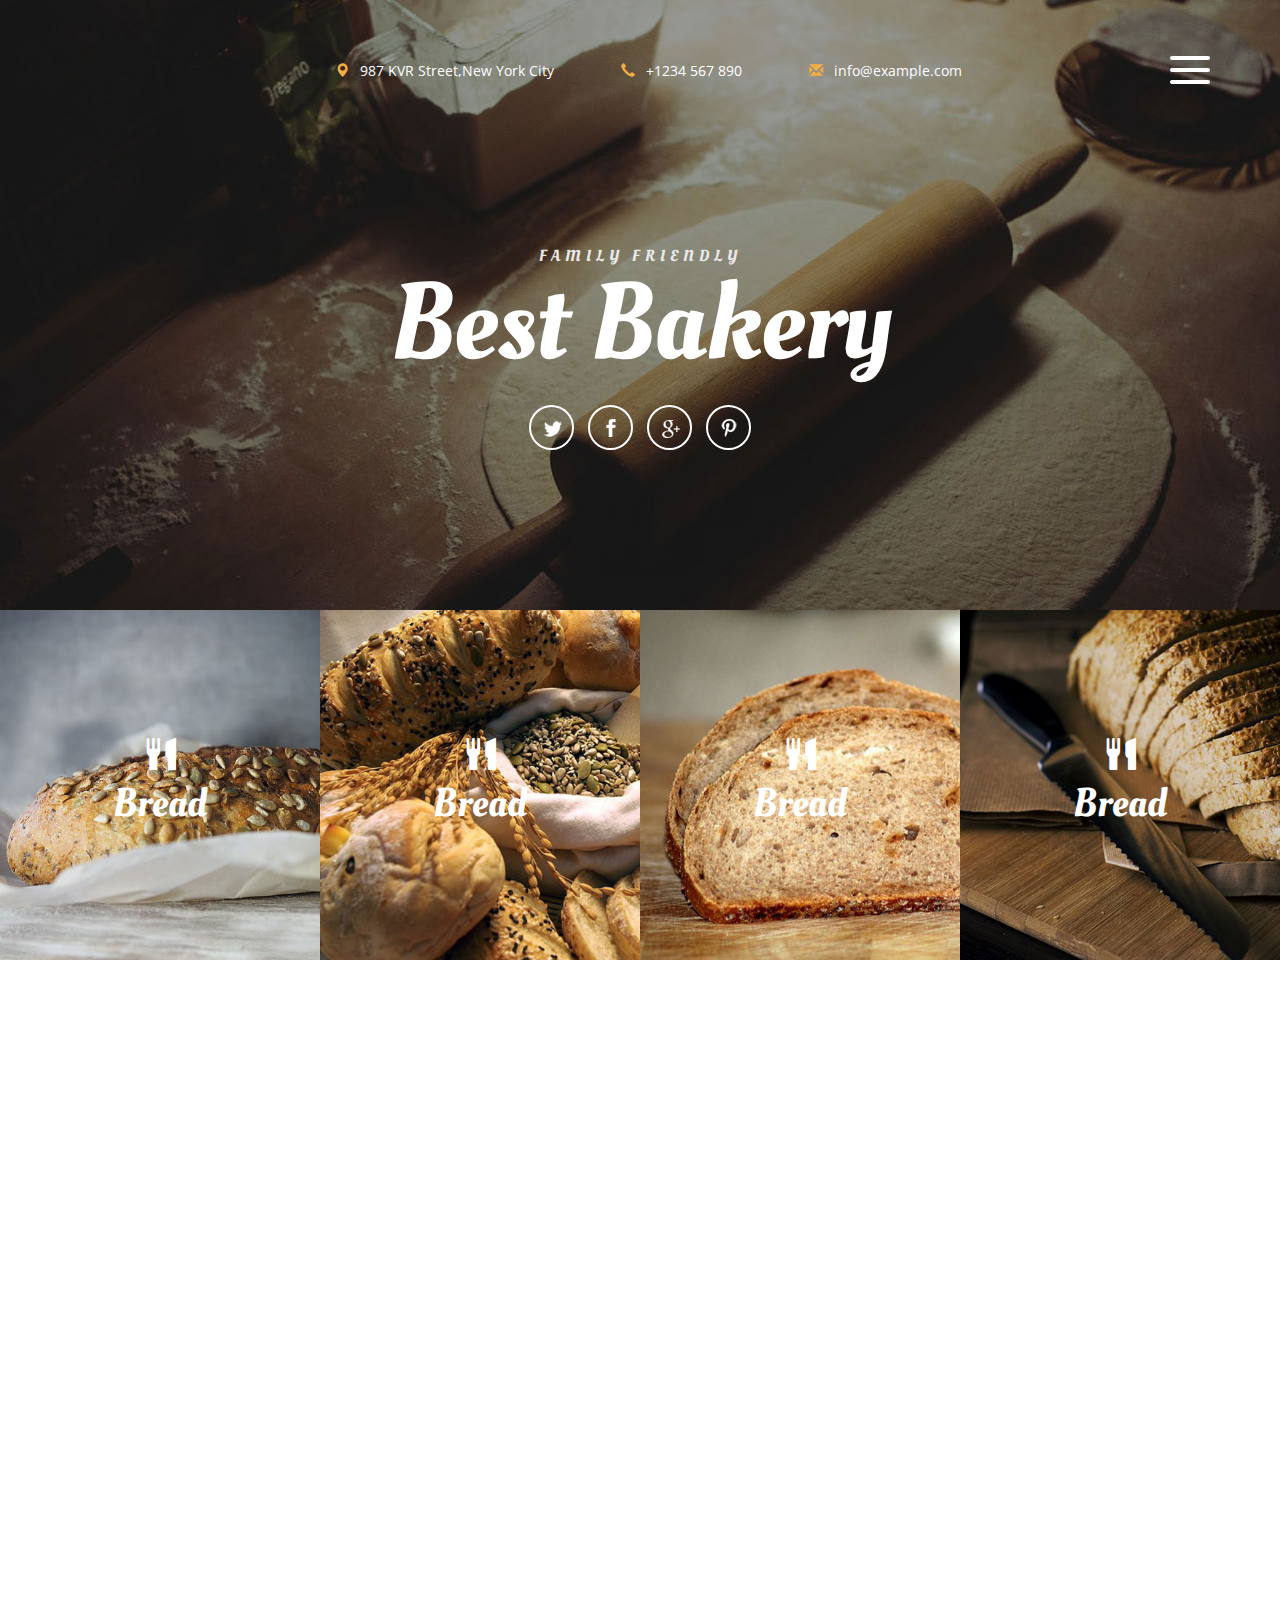
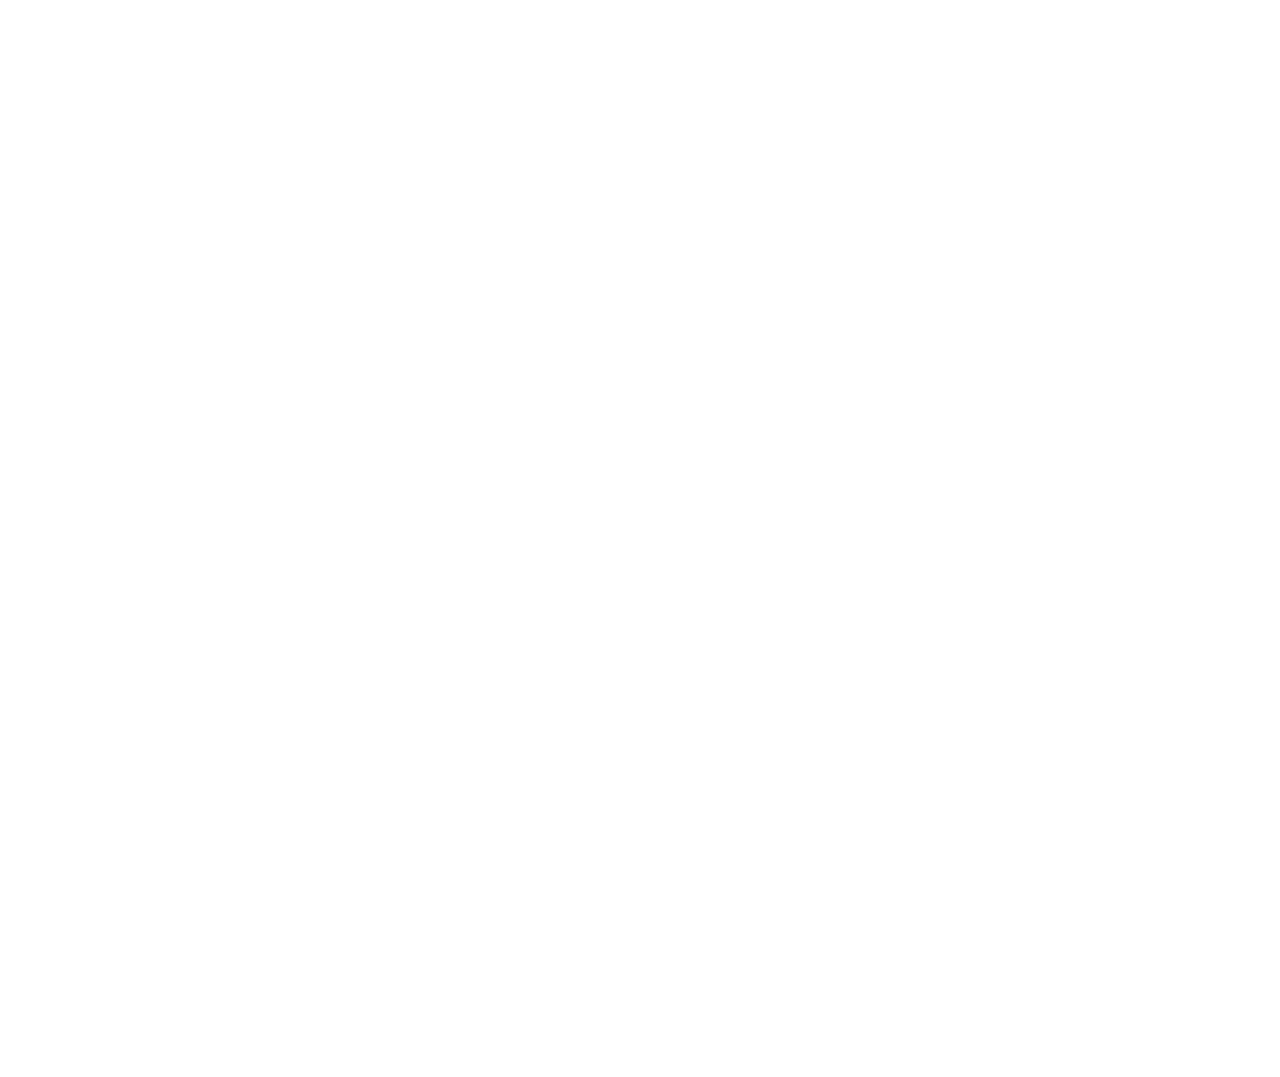
<file: index.html>
<!DOCTYPE html>
<html>
<head>
<title>Home</title>
<!-- for-mobile-apps -->
<meta name="viewport" content="width=device-width, initial-scale=1">
<meta http-equiv="Content-Type" content="text/html; charset=utf-8" />
<meta name="keywords" content="Best Bakery Responsive web template, Bootstrap Web Templates, Flat Web Templates, Android Compatible web template, 
Smartphone Compatible web template, free webdesigns for Nokia, Samsung, LG, SonyEricsson, Motorola web design" />
<script type="application/x-javascript"> addEventListener("load", function() { setTimeout(hideURLbar, 0); }, false);
		function hideURLbar(){ window.scrollTo(0,1); } </script>
<!-- //for-mobile-apps -->
<link href="css/bootstrap.css" rel="stylesheet" type="text/css" media="all" />
<link href="css/style.css" rel="stylesheet" type="text/css" media="all" />
<!-- js -->
<script src="js/jquery-1.11.1.min.js"></script>
<!-- //js -->
<!-- animation-effect -->
<link href="css/animate.min.css" rel="stylesheet"> 
<script src="js/wow.min.js"></script>
<script>
 new WOW().init();
</script>
<!-- //animation-effect -->
<link href='https://fonts.googleapis.com/css?family=Oleo+Script:400,700' rel='stylesheet' type='text/css'>
<link href='https://fonts.googleapis.com/css?family=Open+Sans:400,300,300italic,400italic,600,600italic,700,700italic,800,800italic' rel='stylesheet' type='text/css'>
<!-- start-smooth-scrolling -->
<script type="text/javascript" src="js/move-top.js"></script>
<script type="text/javascript" src="js/easing.js"></script>
<script type="text/javascript">
	jQuery(document).ready(function($) {
		$(".scroll").click(function(event){		
			event.preventDefault();
			$('html,body').animate({scrollTop:$(this.hash).offset().top},1000);
		});
	});
</script>
<!-- start-smooth-scrolling -->
</head>
	
<body>
<!-- banner -->
	<div class="banner-figures">
		<div class="banner">
			<div class="container banner-drop">
				<div class="header">
					<div class="header-left">
						<ul>
							<li class="animated wow fadeInLeftBig" data-wow-duration="1200ms" data-wow-delay="800ms"><span class="glyphicon glyphicon-map-marker" aria-hidden="true"></span> 987 KVR Street,New York City </li>
							<li class="animated wow fadeInLeftBig" data-wow-duration="1200ms" data-wow-delay="900ms"><span class="glyphicon glyphicon-earphone" aria-hidden="true"></span> +1234 567 890</li>
							<li class="animated wow fadeInLeftBig" data-wow-duration="1200ms" data-wow-delay="1000ms"><span class="glyphicon glyphicon-envelope" aria-hidden="true"></span> <a href="mailto:info@example.com">info@example.com</a></li>
						</ul>
					</div>
					<div class="header-right">
						<nav>
						  <ul>
							<li class="active">
								<a href="index.html"><i class="glyphicon glyphicon-home" aria-hidden="true"></i><span>Home</span></a>
							</li>
							<li>
								<a href="about.html"><i class="glyphicon glyphicon-exclamation-sign" aria-hidden="true"></i><span>About</span></a>
							</li>
							<li>
								<a href="short-codes.html"><i class="glyphicon glyphicon-text-size" aria-hidden="true"></i><span>Short Codes</span></a>
							</li>
							<li>
								<a href="blog.html"><i class="glyphicon glyphicon-picture" aria-hidden="true"></i><span>Blog</span></a>
							</li>
							<li>
								<a href="mail.html"><i class="glyphicon glyphicon-envelope" aria-hidden="true"></i><span>Mail Us</span></a>
							</li>
						  </ul>
						</nav>
						<div class="menu-icon animated wow zoomIn" data-wow-duration="1000ms" data-wow-delay="800ms"><span></span></div>
					</div>
					<div class="clearfix"> </div>
				</div>
				<div class="logo animated wow bounceInDown" data-wow-duration="1000ms" data-wow-delay="500ms">
					<h1><a href="index.html"><span>family friendly</span>Best Bakery</a></h1>
				</div>
				<div class="social-icons animated wow bounceInDown" data-wow-duration="1000ms" data-wow-delay="800ms">
					<ul>
						<li><a href="#" class="twitter"></a></li>
						<li><a href="#" class="facebook"></a></li>
						<li><a href="#" class="google"></a></li>
						<li><a href="#" class="p"></a></li>
					</ul>
				</div>
			</div>
		</div>
			<script>
				(function($){
				  $(".menu-icon").on("click", function(){
						$(this).toggleClass("open");
						$(".container").toggleClass("nav-open");
						$("nav ul li").toggleClass("animate");
				  });
				  
				})(jQuery);
			</script>
	</div>
<!-- //banner -->
<!-- banner-bottom -->
	<div class="banner-bottom animated wow lightSpeedIn" data-wow-duration="1500ms" data-wow-delay="800ms">
		<ul id="flexiselDemo1">	
			<li>
				<div class="item item-sub">
					<div class="item1">
						<i class="glyphicon glyphicon-cutlery" aria-hidden="true"></i>
						<h3>Bread</h3>
					</div>
					<div class="p-mask">
						<h4>Best Bakery</h4>
						<p>Neque porro quisquam est, qui dolorem ipsum quia dolor sit
							amet, consectetur, adipisci velit.</p>
						<div class="social-icons">
							<ul>
								<li><a href="#" class="twitter"></a></li>
								<li><a href="#" class="facebook"></a></li>
								<li><a href="#" class="google"></a></li>
							</ul>
						</div>
					</div>
				</div>
			</li>
			<li>
				<div class="item item-sub1">
					<div class="item1">
						<i class="glyphicon glyphicon-cutlery" aria-hidden="true"></i>
						<h3>Bread</h3>
					</div>
					<div class="p-mask">
						<h4>Best Bakery</h4>
						<p>Neque porro quisquam est, qui dolorem ipsum quia dolor sit
							amet, consectetur, adipisci velit.</p>
						<div class="social-icons">
							<ul>
								<li><a href="#" class="twitter"></a></li>
								<li><a href="#" class="facebook"></a></li>
								<li><a href="#" class="google"></a></li>
							</ul>
						</div>
					</div>
				</div>
			</li>
			<li>
				<div class="item item-sub2">
					<div class="item1">
						<i class="glyphicon glyphicon-cutlery" aria-hidden="true"></i>
						<h3>Bread</h3>
					</div>
					<div class="p-mask">
						<h4>Best Bakery</h4>
						<p>Neque porro quisquam est, qui dolorem ipsum quia dolor sit
							amet, consectetur, adipisci velit.</p>
						<div class="social-icons">
							<ul>
								<li><a href="#" class="twitter"></a></li>
								<li><a href="#" class="facebook"></a></li>
								<li><a href="#" class="google"></a></li>
							</ul>
						</div>
					</div>
				</div>
			</li>
			<li>
				<div class="item item-sub3">
					<div class="item1">
						<i class="glyphicon glyphicon-cutlery" aria-hidden="true"></i>
						<h3>Bread</h3>
					</div>
					<div class="p-mask">
						<h4>Best Bakery</h4>
						<p>Neque porro quisquam est, qui dolorem ipsum quia dolor sit
							amet, consectetur, adipisci velit.</p>
						<div class="social-icons">
							<ul>
								<li><a href="#" class="twitter"></a></li>
								<li><a href="#" class="facebook"></a></li>
								<li><a href="#" class="google"></a></li>
							</ul>
						</div>
					</div>
				</div>
			</li>
		</ul>
			<script type="text/javascript">
				$(window).load(function() {
				$("#flexiselDemo1").flexisel({
					visibleItems: 4,
					animationSpeed: 1000,
					autoPlay: true,
					autoPlaySpeed: 3000,    		
					pauseOnHover: true,
					enableResponsiveBreakpoints: true,
					responsiveBreakpoints: { 
						portrait: { 
							changePoint:480,
							visibleItems: 1
						}, 
						landscape: { 
							changePoint:640,
							visibleItems: 2
						},
						tablet: { 
							changePoint:768,
							visibleItems: 3
						}
					}
				});
				
			 });
			</script>
			<script type="text/javascript" src="js/jquery.flexisel.js"></script>
	</div>
<!-- //banner-bottom -->
<!-- banner-bottom-grids -->
	<div class="banner-bottom-grids">
		<div class="col-md-7 banner-bottom-grid-left animated wow fadeInLeft" data-wow-duration="1000ms" data-wow-delay="500ms">
			<h2>Discover the art of <span>Bread Making</span></h2>
			<p>Quis autem vel eum iure reprehenderit qui in ea voluptate velit esse quam nihil 
				molestiae consequatur, vel illum qui dolorem eum fugiat quo voluptas nulla pariatur
				ut labore et dolore magnam.</p>
			<div class="more">
				<a href="single.html">Learn More...</a>
			</div>
		</div>
		<div class="col-md-5 banner-bottom-grid animated wow fadeInRight" data-wow-duration="1000ms" data-wow-delay="500ms">
			<img src="images/6.jpg" alt=" " class="img-responsive" />
			<div class="banner-bottom-grid1">
				<div class="banner-bottom-grid1-pos animated wow fadeInUpBig" data-wow-duration="1000ms" data-wow-delay="500ms">
					<h3>by his hands we are fed <span>Thank you </span> for our daily <i>Bread</i></h3>
				</div>
			</div>
		</div>
		<div class="clearfix"> </div>
	</div>
	<div class="banner-bottom-grids">
		<div class="col-md-4 banner-bottom-grid-sub animated wow fadeInLeft" data-wow-duration="1000ms" data-wow-delay="500ms">
			<img src="images/7.jpg" alt=" " class="img-responsive" />
			<div class="banner-bottom-grid-sub1">
				<div class="banner-bottom-grid-sub-pos">
					<h3><span>god gives us</span> the ingredients for our daily <i>Bread</i>
						but he expects us to do the <span>Baking !</span></h3>
				</div>
			</div>
		</div>
		<div class="col-md-8 banner-bottom-grid-left1 animated wow fadeInLeft" data-wow-duration="1000ms" data-wow-delay="1000ms">
			<p>For it is we who must pray for our daily bread, and if he grants it to us, it is only through
				our labour, our skill and preparation</p>
		</div>
		<div class="clearfix"> </div>
	</div>
<!-- //banner-bottom-grids -->
<!-- footer-top -->
	<div class="footer-top animated wow zoomInDown" data-wow-duration="1000ms" data-wow-delay="800ms">
		<div class="container">
			<h3>For Door delivery call- to- us <span>+1234 567 891</span></h3>
			<p>Request a free estimate from our <span>toll free</span> number</p>
			<div class="more">
				<a href="mail.html">Contact Us</a>
			</div>
			<div class="footer-top-image">
				<img src="images/1.png" alt=" " class="img-responsive" />
			</div>
		</div>
	</div>
<!-- //footer-top -->
<!-- footer -->
	<div class="footer-copy animated wow bounceInDown" data-wow-duration="1000ms" data-wow-delay="800ms">
		<div class="container">
			<div class="footer-copy-grids">
				<div class="col-md-3 footer-copy-grid">
					<h3>About <span>Bakery</span></h3>
					<img src="images/6.jpg" alt=" " class="img-responsive" />
					<p>But I must explain to you how all this mistaken idea of denouncing pleasure 
						and praising pain was born.</p>
				</div>
				<div class="col-md-3 footer-copy-grid">
					<h3>Contact <span>Us</span></h3>
					<form>
						<input type="text" value="Name" onfocus="this.value = '';" onblur="if (this.value == '') {this.value = 'Name';}" required="">
						<input type="email" value="Email" onfocus="this.value = '';" onblur="if (this.value == '') {this.value = 'Email';}" required="">
						<textarea type="text"  onfocus="this.value = '';" onblur="if (this.value == '') {this.value = 'Message...';}" required="">Message...</textarea>
						<input type="submit" value="Submit" >
					</form>
				</div>
				<div class="col-md-3 footer-copy-grid">
					<h3>Popular <span>Items</span></h3>
					<div class="footer-copy-grids">
						<div class="col-xs-4 footer-copy-grid1">
							<a href="single.html"><img src="images/1.jpg" alt=" " class="img-responsive" /></a>
						</div>
						<div class="col-xs-4 footer-copy-grid1">
							<a href="single.html"><img src="images/2.jpg" alt=" " class="img-responsive" /></a>
						</div>
						<div class="col-xs-4 footer-copy-grid1">
							<a href="single.html"><img src="images/3.jpg" alt=" " class="img-responsive" /></a>
						</div>
						<div class="clearfix"> </div>
					</div>
					<div class="footer-copy-grids">
						<div class="col-xs-4 footer-copy-grid1">
							<a href="single.html"><img src="images/4.jpg" alt=" " class="img-responsive" /></a>
						</div>
						<div class="col-xs-4 footer-copy-grid1">
							<a href="single.html"><img src="images/5.jpg" alt=" " class="img-responsive" /></a>
						</div>
						<div class="col-xs-4 footer-copy-grid1">
							<a href="single.html"><img src="images/2.jpg" alt=" " class="img-responsive" /></a>
						</div>
						<div class="clearfix"> </div>
					</div>
				</div>
				<div class="col-md-3 footer-copy-grid">
					<h3>Navigation</h3>
					<ul>
						<li><a href="mail.html">Mail Us</a></li>
						<li><a href="blog.html">Blog</a></li>
						<li><a href="about.html">About Us</a></li>
						<li><a href="short-codes.html">Short Codes</a></li>
					</ul>
				</div>
				<div class="clearfix"> </div>
			</div>
		</div>
	</div>
	<div class="footer animated wow bounce" data-wow-duration="1000ms" data-wow-delay="800ms">
		<div class="container">
			<p>Copyright &copy; 2016.Company name All rights reserved.More Templates <a href="http://www.cssmoban.com/" target="_blank" title="模板之家">模板之家</a> - Collect from <a href="http://www.cssmoban.com/" title="网页模板" target="_blank">网页模板</a></p>
		</div>
	</div>
<!-- //footer -->
<!-- here stars scrolling icon -->
	<script type="text/javascript">
		$(document).ready(function() {
			/*
				var defaults = {
				containerID: 'toTop', // fading element id
				containerHoverID: 'toTopHover', // fading element hover id
				scrollSpeed: 1200,
				easingType: 'linear' 
				};
			*/
								
			$().UItoTop({ easingType: 'easeOutQuart' });
								
			});
	</script>
<!-- //here ends scrolling icon -->
</body>
</html>
</file>
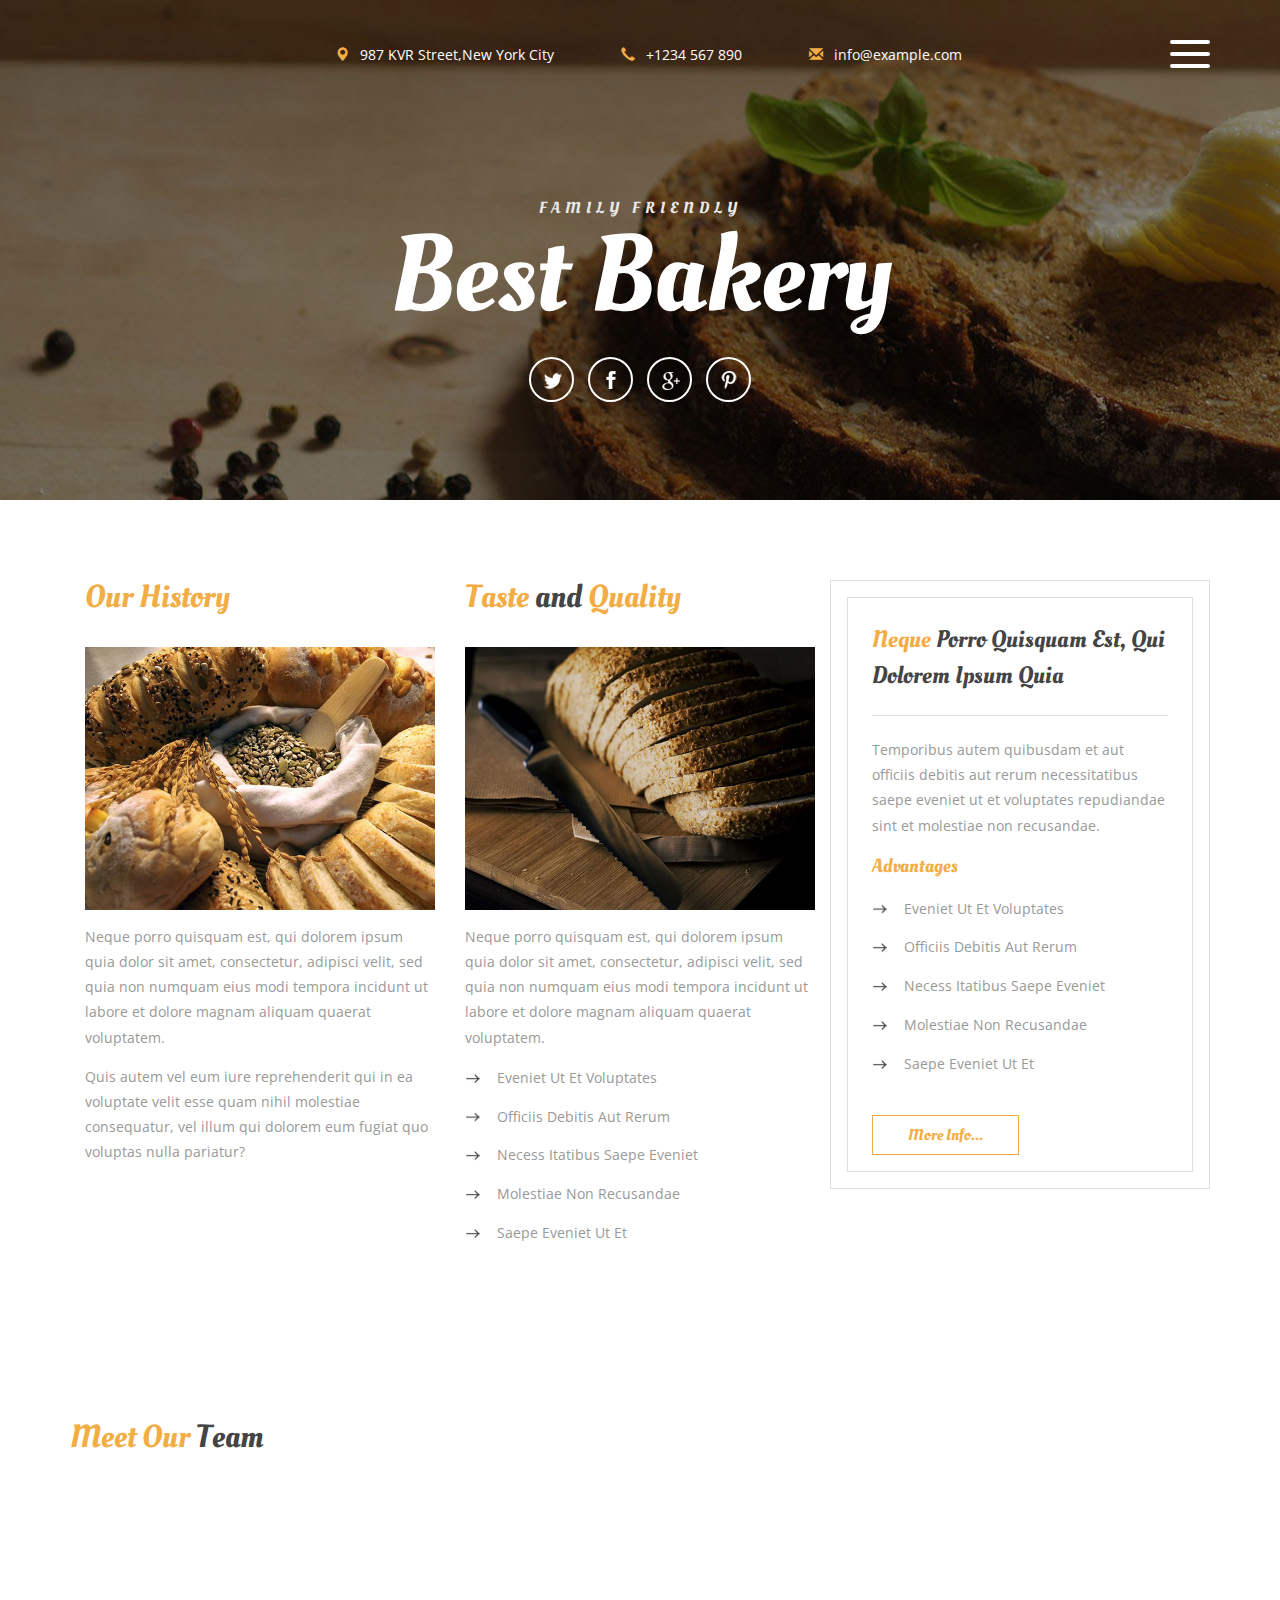
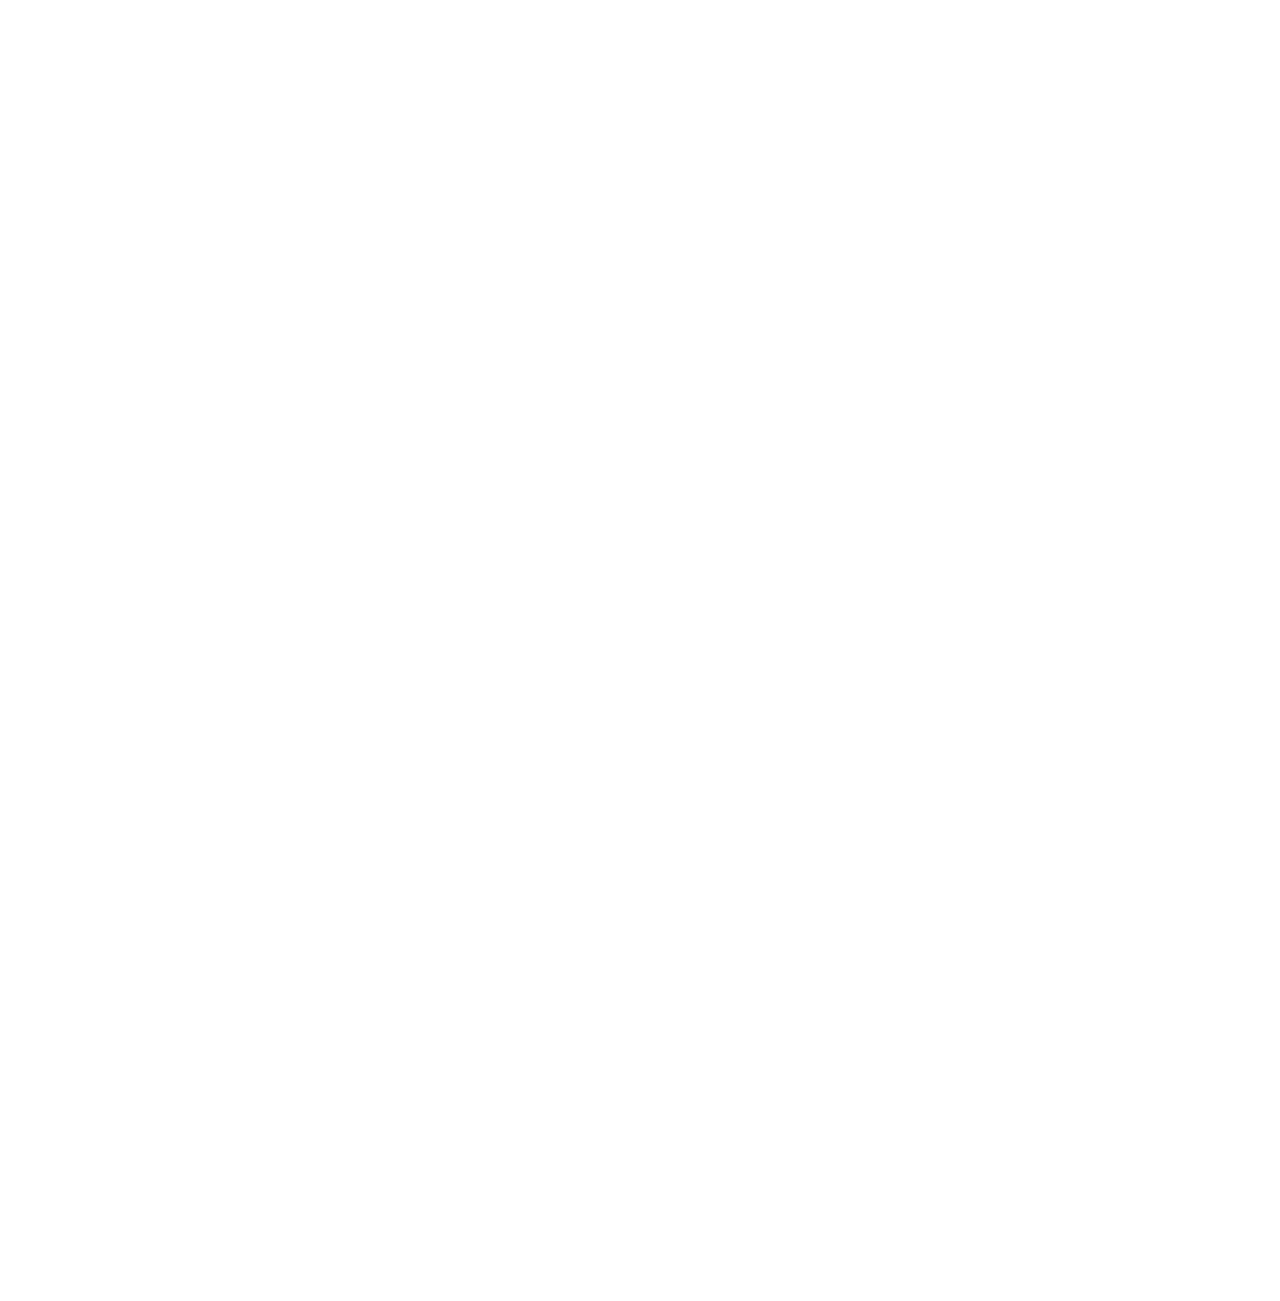
<file: about.html>
<!DOCTYPE html>
<html>
<head>
<title>About</title>
<!-- for-mobile-apps -->
<meta name="viewport" content="width=device-width, initial-scale=1">
<meta http-equiv="Content-Type" content="text/html; charset=utf-8" />
<meta name="keywords" content="Best Bakery Responsive web template, Bootstrap Web Templates, Flat Web Templates, Android Compatible web template, 
Smartphone Compatible web template, free webdesigns for Nokia, Samsung, LG, SonyEricsson, Motorola web design" />
<script type="application/x-javascript"> addEventListener("load", function() { setTimeout(hideURLbar, 0); }, false);
		function hideURLbar(){ window.scrollTo(0,1); } </script>
<!-- //for-mobile-apps -->
<link href="css/bootstrap.css" rel="stylesheet" type="text/css" media="all" />
<link href="css/style.css" rel="stylesheet" type="text/css" media="all" />
<!-- js -->
<script src="js/jquery-1.11.1.min.js"></script>
<!-- //js -->
<!-- animation-effect -->
<link href="css/animate.min.css" rel="stylesheet"> 
<script src="js/wow.min.js"></script>
<script>
 new WOW().init();
</script>
<!-- //animation-effect -->
<link href='https://fonts.googleapis.com/css?family=Oleo+Script:400,700' rel='stylesheet' type='text/css'>
<link href='https://fonts.googleapis.com/css?family=Open+Sans:400,300,300italic,400italic,600,600italic,700,700italic,800,800italic' rel='stylesheet' type='text/css'>
<!-- start-smooth-scrolling -->
<script type="text/javascript" src="js/move-top.js"></script>
<script type="text/javascript" src="js/easing.js"></script>
<script type="text/javascript">
	jQuery(document).ready(function($) {
		$(".scroll").click(function(event){		
			event.preventDefault();
			$('html,body').animate({scrollTop:$(this.hash).offset().top},1000);
		});
	});
</script>
<!-- start-smooth-scrolling -->
</head>
	
<body>
<!-- banner -->
	<div class="banner-figures">
		<div class="banner1">
			<div class="container banner-drop">
				<div class="header header1">
					<div class="header-left">
						<ul>
							<li class="animated wow fadeInLeftBig" data-wow-duration="1200ms" data-wow-delay="800ms"><span class="glyphicon glyphicon-map-marker" aria-hidden="true"></span> 987 KVR Street,New York City </li>
							<li class="animated wow fadeInLeftBig" data-wow-duration="1200ms" data-wow-delay="900ms"><span class="glyphicon glyphicon-earphone" aria-hidden="true"></span> +1234 567 890</li>
							<li class="animated wow fadeInLeftBig" data-wow-duration="1200ms" data-wow-delay="1000ms"><span class="glyphicon glyphicon-envelope" aria-hidden="true"></span> <a href="mailto:info@example.com">info@example.com</a></li>
						</ul>
					</div>
					<div class="header-right header-right1">
						<nav>
						  <ul>
							<li>
								<a href="index.html"><i class="glyphicon glyphicon-home" aria-hidden="true"></i><span>Home</span></a>
							</li>
							<li class="active">
								<a href="about.html"><i class="glyphicon glyphicon-exclamation-sign" aria-hidden="true"></i><span>About</span></a>
							</li>
							<li>
								<a href="short-codes.html"><i class="glyphicon glyphicon-text-size" aria-hidden="true"></i><span>Short Codes</span></a>
							</li>
							<li>
								<a href="blog.html"><i class="glyphicon glyphicon-picture" aria-hidden="true"></i><span>Blog</span></a>
							</li>
							<li>
								<a href="mail.html"><i class="glyphicon glyphicon-envelope" aria-hidden="true"></i><span>Mail Us</span></a>
							</li>
						  </ul>
						</nav>
						<div class="menu-icon animated wow zoomIn" data-wow-duration="1000ms" data-wow-delay="800ms"><span></span></div>
					</div>
					<div class="clearfix"> </div>
				</div>
				<div class="logo animated wow bounceInDown" data-wow-duration="1000ms" data-wow-delay="500ms">
					<h1><a href="index.html"><span>family friendly</span>Best Bakery</a></h1>
				</div>
				<div class="social-icons animated wow bounceInDown" data-wow-duration="1000ms" data-wow-delay="800ms">
					<ul>
						<li><a href="#" class="twitter"></a></li>
						<li><a href="#" class="facebook"></a></li>
						<li><a href="#" class="google"></a></li>
						<li><a href="#" class="p"></a></li>
					</ul>
				</div>
			</div>
		</div>
			<script>
				(function($){
				  $(".menu-icon").on("click", function(){
						$(this).toggleClass("open");
						$(".container").toggleClass("nav-open");
						$("nav ul li").toggleClass("animate");
				  });
				  
				})(jQuery);
			</script>
	</div>
<!-- //banner -->
<!-- about -->
	<div class="about">
		<div class="container">
			<div class="about-grids">
				<div class="col-md-4 about-grid animated wow fadeInLeftBig" data-wow-duration="1200ms" data-wow-delay="800ms">
					<h3>Our History</h3>
					<img src="images/2.jpg" alt=" " class="img-responsive" />
					<p>Neque porro quisquam est, qui dolorem ipsum quia dolor sit amet, 
						consectetur, adipisci velit, sed quia non numquam eius modi tempora incidunt 
						ut labore et dolore magnam aliquam quaerat voluptatem.<span>Quis autem vel eum iure reprehenderit 
						qui in ea voluptate velit esse quam nihil molestiae consequatur, vel illum qui 
						dolorem eum fugiat quo voluptas nulla pariatur?</span></p>
				</div>
				<div class="col-md-4 about-grid animated wow fadeInLeftBig" data-wow-duration="1200ms" data-wow-delay="900ms">
					<h3>Taste <span>and</span> Quality</h3>
					<img src="images/4.jpg" alt=" " class="img-responsive" />
					<p>Neque porro quisquam est, qui dolorem ipsum quia dolor sit amet, 
						consectetur, adipisci velit, sed quia non numquam eius modi tempora incidunt 
						ut labore et dolore magnam aliquam quaerat voluptatem.</p>
					<ul>
						<li><a href="single.html">eveniet ut et voluptates</a></li>
						<li><a href="single.html">officiis debitis aut rerum</a></li>
						<li><a href="single.html">necess itatibus saepe eveniet</a></li>
						<li><a href="single.html">molestiae non recusandae</a></li>
						<li><a href="single.html">saepe eveniet ut et</a></li>
					</ul>
				</div>
				<div class="col-md-4 about-grid-left animated wow fadeInLeftBig" data-wow-duration="1200ms" data-wow-delay="1000ms">
					<div class="about-grid-left1">
						<h2><span>Neque</span> porro quisquam est, qui dolorem ipsum quia</h2>
						<p>Temporibus autem quibusdam et aut officiis debitis aut rerum 
							necessitatibus saepe eveniet ut et voluptates repudiandae sint et 
							molestiae non recusandae.</p>
						<h4>Advantages</h4>
						<ul>
							<li><a href="single.html">eveniet ut et voluptates</a></li>
							<li><a href="single.html">officiis debitis aut rerum</a></li>
							<li><a href="single.html">necess itatibus saepe eveniet</a></li>
							<li><a href="single.html">molestiae non recusandae</a></li>
							<li><a href="single.html">saepe eveniet ut et</a></li>
						</ul>
						<div class="more">
							<a href="single.html">More Info...</a>
						</div>
					</div>
				</div>
				<div class="clearfix"></div>
			</div>
		</div>
	</div>
<!-- //about -->
<!-- team -->
	<div class="team">
		<div class="container">
			<h3>Meet Our <span>Team</span></h3>
			<div class="team-grids">
				<div class="col-md-4 team-grid animated wow bounceInLeft" data-wow-duration="1000ms" data-wow-delay="500ms">
					<div class="team-grid1 hover14 column">
						<div>
							<figure><img src="images/13.jpg" alt=" " class="img-responsive" /></figure>
						</div>
					</div>
					<div class="team-grid1-sub">
						<h4>deleniti atque corrupti</h4>
						<p>Temporibus autem quibusdam et aut officiis debitis aut rerum 
							necessitatibus saepe eveniet ut et voluptates repudiandae sint et 
							molestiae non recusandae.</p>
						<div class="social-icons social-icons1">
							<ul>
								<li><a href="#" class="twitter"></a></li>
								<li><a href="#" class="facebook"></a></li>
								<li><a href="#" class="google"></a></li>
								<li><a href="#" class="p"></a></li>
							</ul>
						</div>
					</div>
				</div>
				<div class="col-md-4 team-grid animated wow bounceInUp" data-wow-duration="1000ms" data-wow-delay="500ms">
					<div class="team-grid1 hover14 column">
						<div>
							<figure><img src="images/14.jpg" alt=" " class="img-responsive" /></figure>
						</div>
					</div>
					<div class="team-grid1-sub">
						<h4>autem quibusdam et aut officiis</h4>
						<p>Temporibus autem quibusdam et aut officiis debitis aut rerum 
							necessitatibus saepe eveniet ut et voluptates repudiandae sint et 
							molestiae non recusandae.</p>
						<div class="social-icons social-icons1">
							<ul>
								<li><a href="#" class="twitter"></a></li>
								<li><a href="#" class="facebook"></a></li>
								<li><a href="#" class="google"></a></li>
								<li><a href="#" class="p"></a></li>
							</ul>
						</div>
					</div>
				</div>
				<div class="col-md-4 team-grid animated wow bounceInRight" data-wow-duration="1000ms" data-wow-delay="500ms">
					<div class="team-grid1 hover14 column">
						<div>
							<figure><img src="images/15.jpg" alt=" " class="img-responsive" /></figure>
						</div>
					</div>
					<div class="team-grid1-sub">
						<h4>saepe eveniet ut et rerum</h4>
						<p>Temporibus autem quibusdam et aut officiis debitis aut rerum 
							necessitatibus saepe eveniet ut et voluptates repudiandae sint et 
							molestiae non recusandae.</p>
						<div class="social-icons social-icons1">
							<ul>
								<li><a href="#" class="twitter"></a></li>
								<li><a href="#" class="facebook"></a></li>
								<li><a href="#" class="google"></a></li>
								<li><a href="#" class="p"></a></li>
							</ul>
						</div>
					</div>
				</div>
				<div class="clearfix"></div>
			</div>
		</div>
	</div>
<!-- //team -->
<!-- footer-top -->
	<div class="footer-top animated wow zoomInDown" data-wow-duration="1000ms" data-wow-delay="800ms">
		<div class="container">
			<h3>For Door delivery call- to- us <span>+1234 567 891</span></h3>
			<p>Request a free estimate from our <span>toll free</span> number</p>
			<div class="more">
				<a href="mail.html">Contact Us</a>
			</div>
			<div class="footer-top-image">
				<img src="images/1.png" alt=" " class="img-responsive" />
			</div>
		</div>
	</div>
<!-- //footer-top -->
<!-- footer -->
	<div class="footer-copy animated wow bounceInDown" data-wow-duration="1000ms" data-wow-delay="800ms">
		<div class="container">
			<div class="footer-copy-grids">
				<div class="col-md-3 footer-copy-grid">
					<h3>About <span>Bakery</span></h3>
					<img src="images/6.jpg" alt=" " class="img-responsive" />
					<p>But I must explain to you how all this mistaken idea of denouncing pleasure 
						and praising pain was born.</p>
				</div>
				<div class="col-md-3 footer-copy-grid">
					<h3>Contact <span>Us</span></h3>
					<form>
						<input type="text" value="Name" onfocus="this.value = '';" onblur="if (this.value == '') {this.value = 'Name';}" required="">
						<input type="email" value="Email" onfocus="this.value = '';" onblur="if (this.value == '') {this.value = 'Email';}" required="">
						<textarea type="text"  onfocus="this.value = '';" onblur="if (this.value == '') {this.value = 'Message...';}" required="">Message...</textarea>
						<input type="submit" value="Submit" >
					</form>
				</div>
				<div class="col-md-3 footer-copy-grid">
					<h3>Popular <span>Items</span></h3>
					<div class="footer-copy-grids">
						<div class="col-xs-4 footer-copy-grid1">
							<a href="single.html"><img src="images/1.jpg" alt=" " class="img-responsive" /></a>
						</div>
						<div class="col-xs-4 footer-copy-grid1">
							<a href="single.html"><img src="images/2.jpg" alt=" " class="img-responsive" /></a>
						</div>
						<div class="col-xs-4 footer-copy-grid1">
							<a href="single.html"><img src="images/3.jpg" alt=" " class="img-responsive" /></a>
						</div>
						<div class="clearfix"> </div>
					</div>
					<div class="footer-copy-grids">
						<div class="col-xs-4 footer-copy-grid1">
							<a href="single.html"><img src="images/4.jpg" alt=" " class="img-responsive" /></a>
						</div>
						<div class="col-xs-4 footer-copy-grid1">
							<a href="single.html"><img src="images/5.jpg" alt=" " class="img-responsive" /></a>
						</div>
						<div class="col-xs-4 footer-copy-grid1">
							<a href="single.html"><img src="images/2.jpg" alt=" " class="img-responsive" /></a>
						</div>
						<div class="clearfix"> </div>
					</div>
				</div>
				<div class="col-md-3 footer-copy-grid">
					<h3>Navigation</h3>
					<ul>
						<li><a href="mail.html">Mail Us</a></li>
						<li><a href="blog.html">Blog</a></li>
						<li><a href="about.html">About Us</a></li>
						<li><a href="short-codes.html">Short Codes</a></li>
					</ul>
				</div>
				<div class="clearfix"> </div>
			</div>
		</div>
	</div>
	<div class="footer animated wow bounce" data-wow-duration="1000ms" data-wow-delay="800ms">
		<div class="container">
			<p>Copyright &copy; 2016.Company name All rights reserved.More Templates <a href="http://www.cssmoban.com/" target="_blank" title="模板之家">模板之家</a> - Collect from <a href="http://www.cssmoban.com/" title="网页模板" target="_blank">网页模板</a></p>
		</div>
	</div>
<!-- //footer -->
<!-- here stars scrolling icon -->
	<script type="text/javascript">
		$(document).ready(function() {
			/*
				var defaults = {
				containerID: 'toTop', // fading element id
				containerHoverID: 'toTopHover', // fading element hover id
				scrollSpeed: 1200,
				easingType: 'linear' 
				};
			*/
								
			$().UItoTop({ easingType: 'easeOutQuart' });
								
			});
	</script>
<!-- //here ends scrolling icon -->
</body>
</html>
</file>
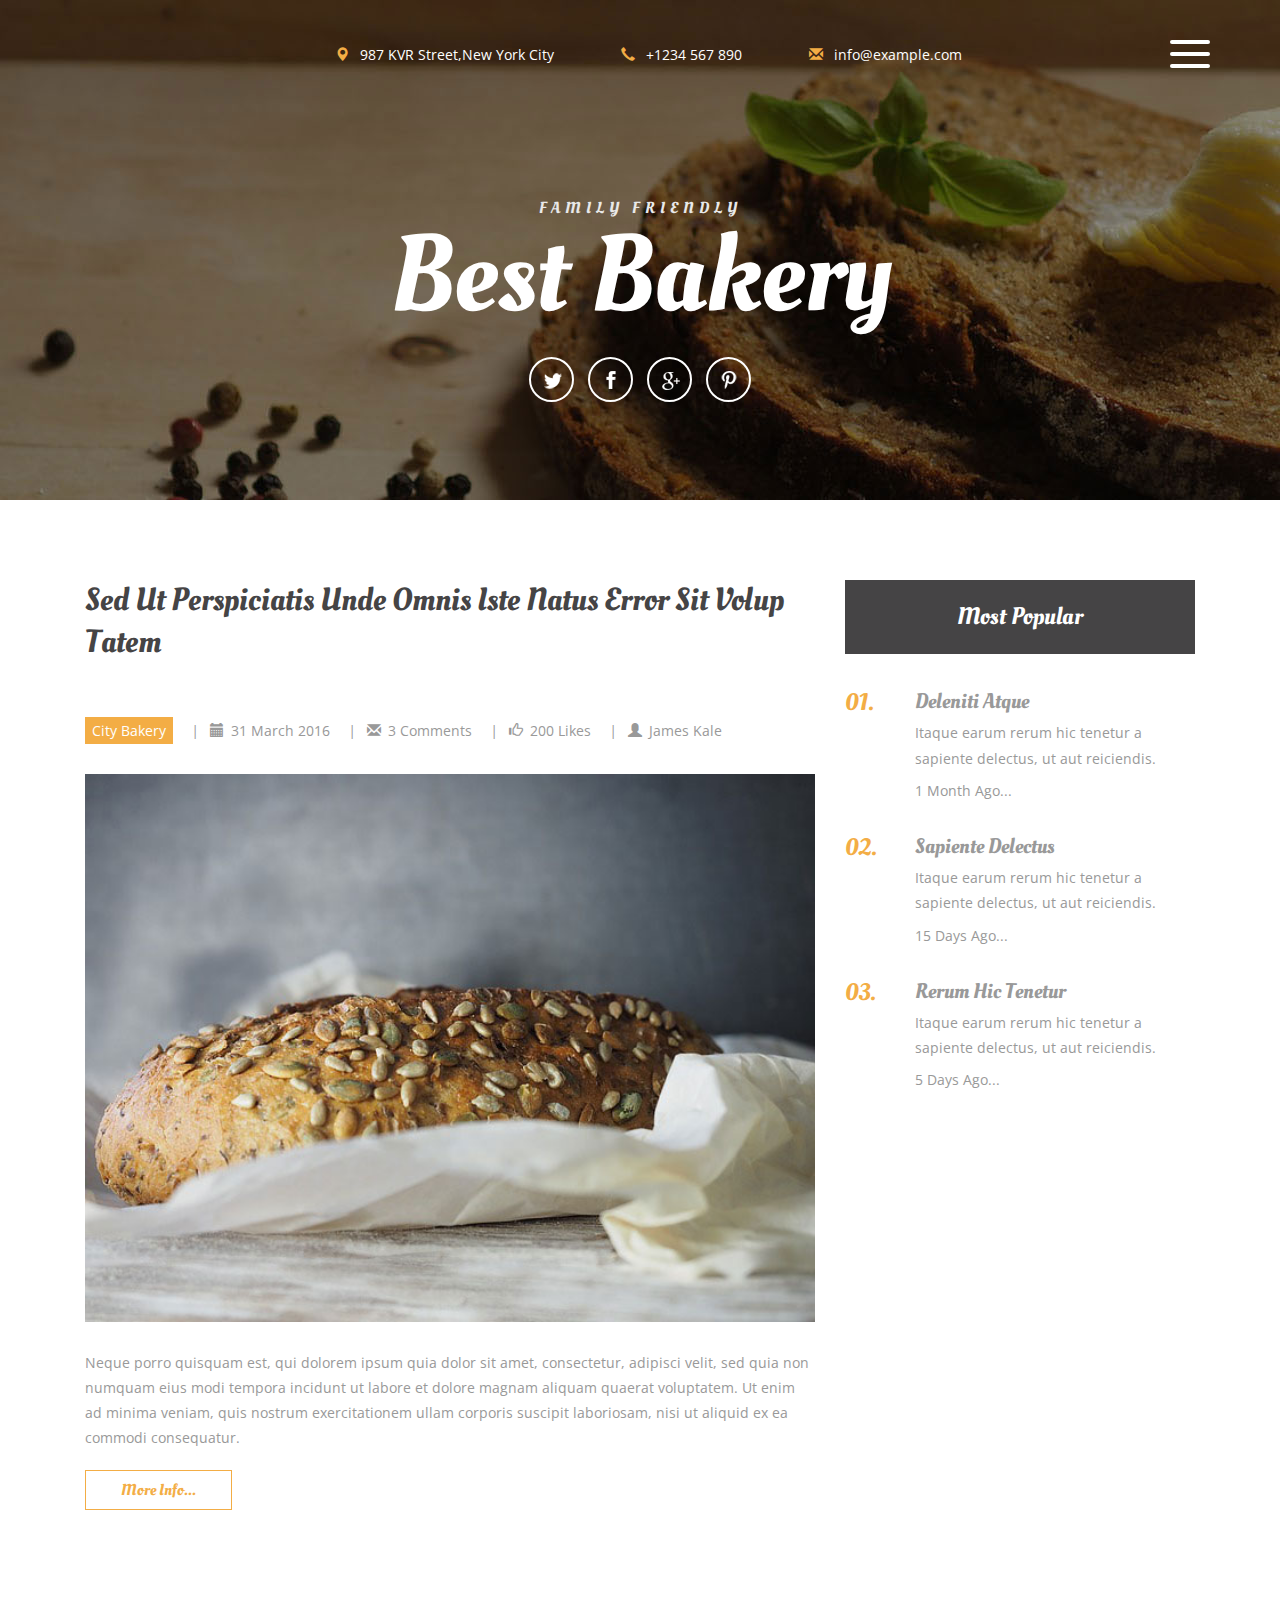
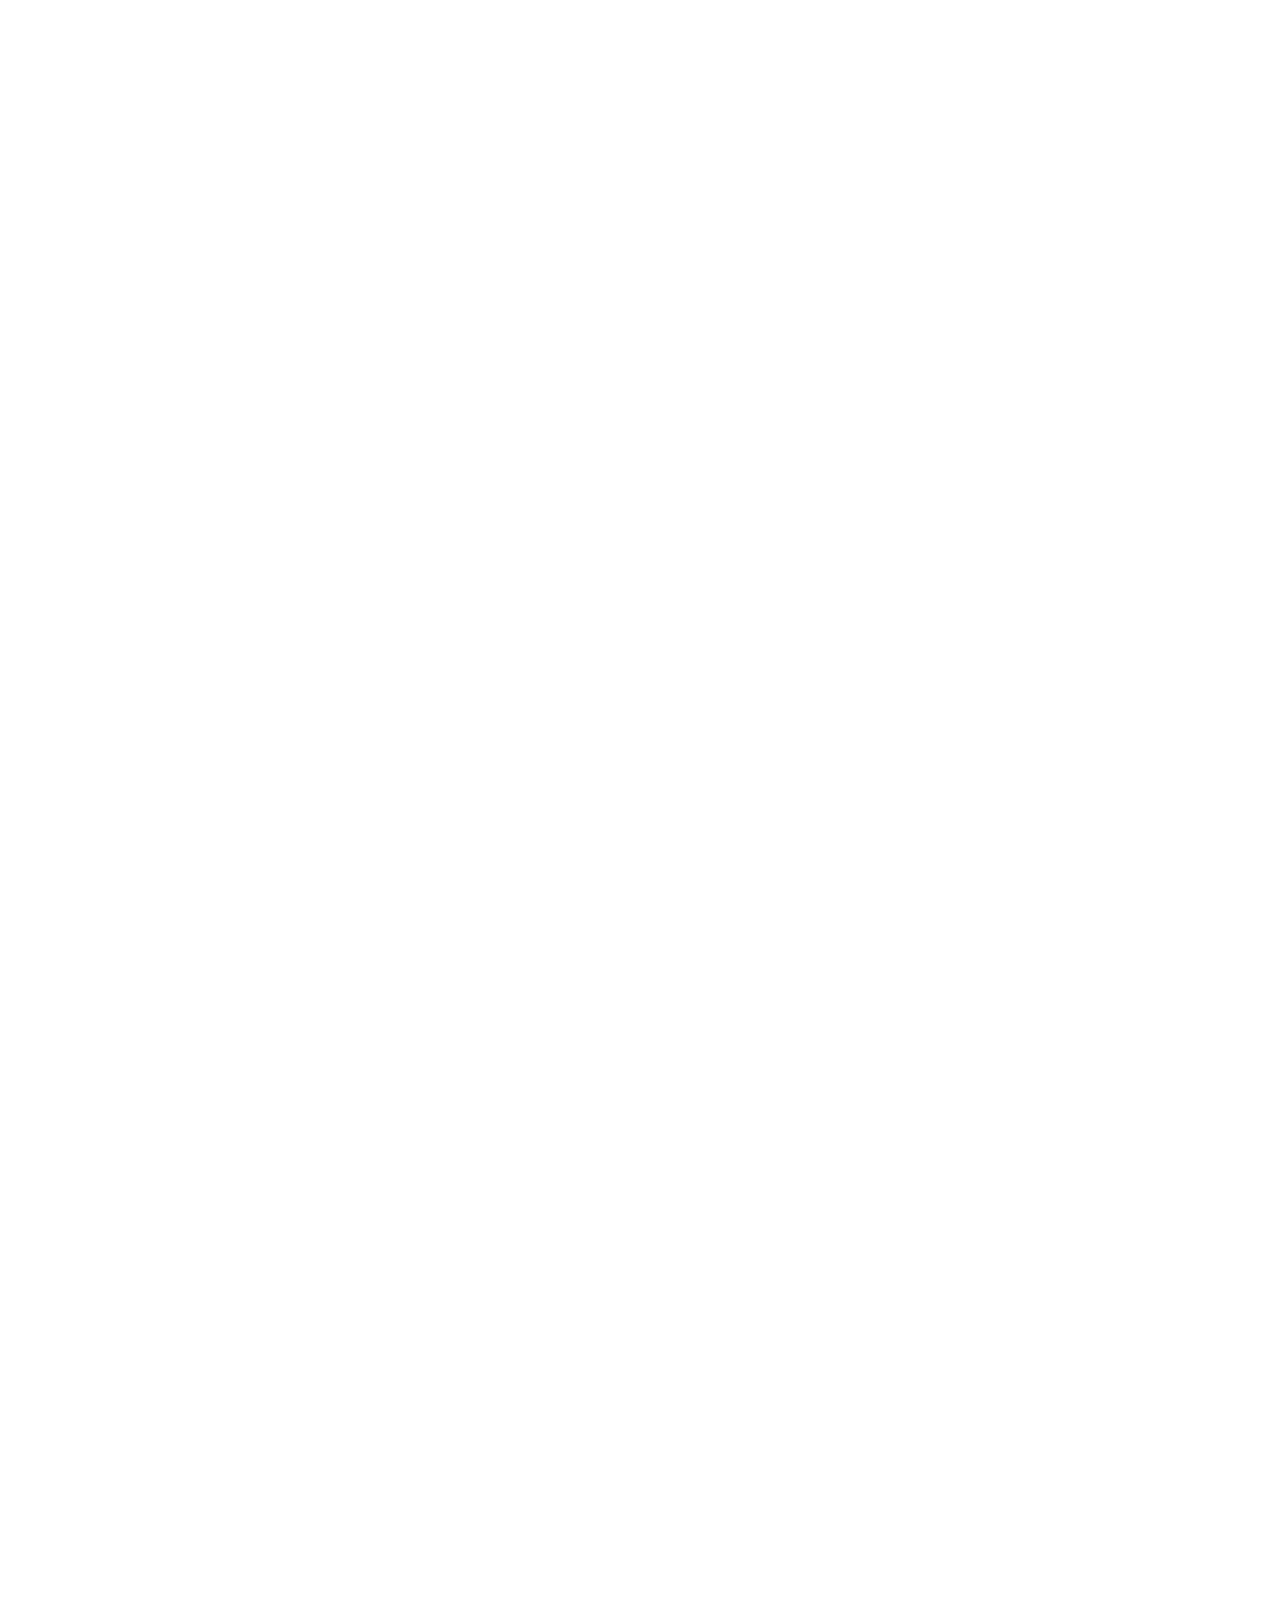
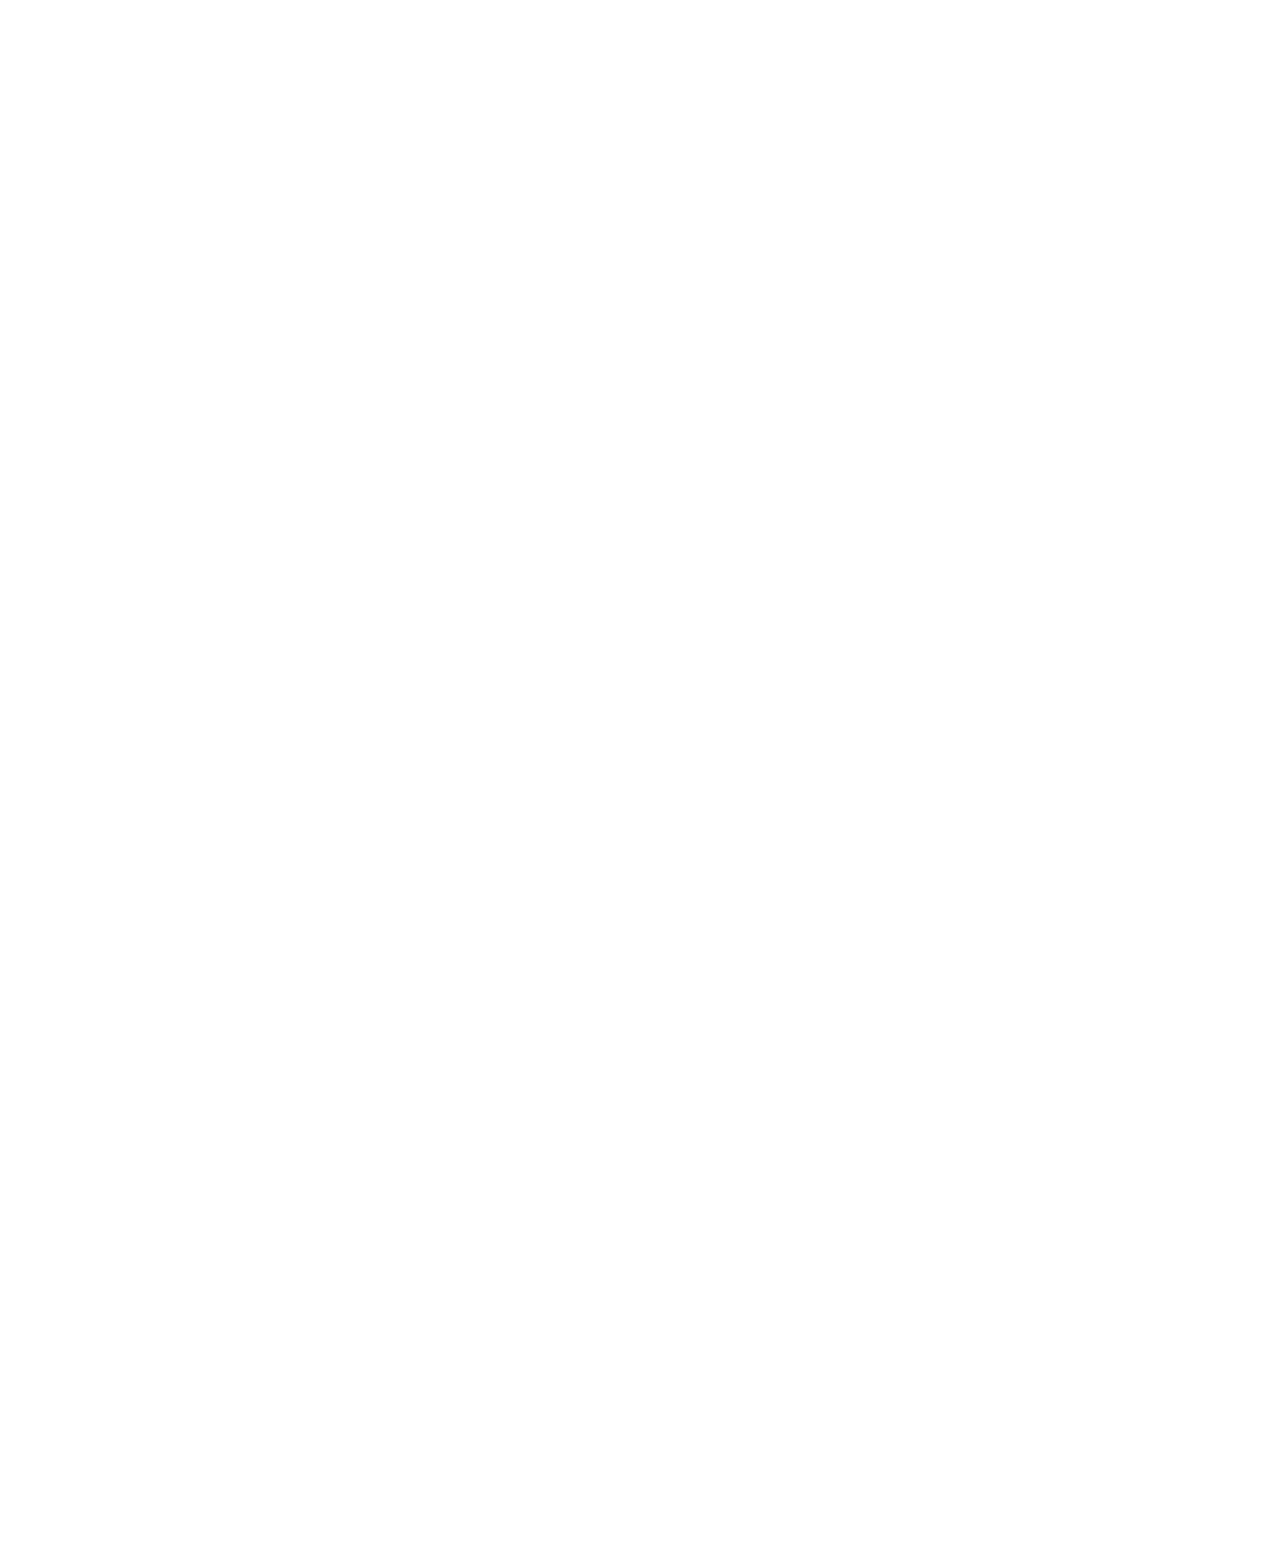
<file: blog.html>
<!DOCTYPE html>
<html>
<head>
<title>Blog</title>
<!-- for-mobile-apps -->
<meta name="viewport" content="width=device-width, initial-scale=1">
<meta http-equiv="Content-Type" content="text/html; charset=utf-8" />
<meta name="keywords" content="Best Bakery Responsive web template, Bootstrap Web Templates, Flat Web Templates, Android Compatible web template, 
Smartphone Compatible web template, free webdesigns for Nokia, Samsung, LG, SonyEricsson, Motorola web design" />
<script type="application/x-javascript"> addEventListener("load", function() { setTimeout(hideURLbar, 0); }, false);
		function hideURLbar(){ window.scrollTo(0,1); } </script>
<!-- //for-mobile-apps -->
<link href="css/bootstrap.css" rel="stylesheet" type="text/css" media="all" />
<link href="css/style.css" rel="stylesheet" type="text/css" media="all" />
<!-- js -->
<script src="js/jquery-1.11.1.min.js"></script>
<!-- //js -->
<!-- animation-effect -->
<link href="css/animate.min.css" rel="stylesheet"> 
<script src="js/wow.min.js"></script>
<script>
 new WOW().init();
</script>
<!-- //animation-effect -->
<link href='https://fonts.googleapis.com/css?family=Oleo+Script:400,700' rel='stylesheet' type='text/css'>
<link href='https://fonts.googleapis.com/css?family=Open+Sans:400,300,300italic,400italic,600,600italic,700,700italic,800,800italic' rel='stylesheet' type='text/css'>
<!-- start-smooth-scrolling -->
<script type="text/javascript" src="js/move-top.js"></script>
<script type="text/javascript" src="js/easing.js"></script>
<script type="text/javascript">
	jQuery(document).ready(function($) {
		$(".scroll").click(function(event){		
			event.preventDefault();
			$('html,body').animate({scrollTop:$(this.hash).offset().top},1000);
		});
	});
</script>
<!-- start-smooth-scrolling -->
</head>
	
<body>
<!-- banner -->
	<div class="banner-figures">
		<div class="banner1">
			<div class="container banner-drop">
				<div class="header header1">
					<div class="header-left">
						<ul>
							<li class="animated wow fadeInLeftBig" data-wow-duration="1200ms" data-wow-delay="800ms"><span class="glyphicon glyphicon-map-marker" aria-hidden="true"></span> 987 KVR Street,New York City </li>
							<li class="animated wow fadeInLeftBig" data-wow-duration="1200ms" data-wow-delay="900ms"><span class="glyphicon glyphicon-earphone" aria-hidden="true"></span> +1234 567 890</li>
							<li class="animated wow fadeInLeftBig" data-wow-duration="1200ms" data-wow-delay="1000ms"><span class="glyphicon glyphicon-envelope" aria-hidden="true"></span> <a href="mailto:info@example.com">info@example.com</a></li>
						</ul>
					</div>
					<div class="header-right header-right1">
						<nav>
						  <ul>
							<li>
								<a href="index.html"><i class="glyphicon glyphicon-home" aria-hidden="true"></i><span>Home</span></a>
							</li>
							<li>
								<a href="about.html"><i class="glyphicon glyphicon-exclamation-sign" aria-hidden="true"></i><span>About</span></a>
							</li>
							<li>
								<a href="short-codes.html"><i class="glyphicon glyphicon-text-size" aria-hidden="true"></i><span>Short Codes</span></a>
							</li>
							<li class="active">
								<a href="blog.html"><i class="glyphicon glyphicon-picture" aria-hidden="true"></i><span>Blog</span></a>
							</li>
							<li>
								<a href="mail.html"><i class="glyphicon glyphicon-envelope" aria-hidden="true"></i><span>Mail Us</span></a>
							</li>
						  </ul>
						</nav>
						<div class="menu-icon animated wow zoomIn" data-wow-duration="1000ms" data-wow-delay="800ms"><span></span></div>
					</div>
					<div class="clearfix"> </div>
				</div>
				<div class="logo animated wow bounceInDown" data-wow-duration="1000ms" data-wow-delay="500ms">
					<h1><a href="index.html"><span>family friendly</span>Best Bakery</a></h1>
				</div>
				<div class="social-icons animated wow bounceInDown" data-wow-duration="1000ms" data-wow-delay="800ms">
					<ul>
						<li><a href="#" class="twitter"></a></li>
						<li><a href="#" class="facebook"></a></li>
						<li><a href="#" class="google"></a></li>
						<li><a href="#" class="p"></a></li>
					</ul>
				</div>
			</div>
		</div>
			<script>
				(function($){
				  $(".menu-icon").on("click", function(){
						$(this).toggleClass("open");
						$(".container").toggleClass("nav-open");
						$("nav ul li").toggleClass("animate");
				  });
				  
				})(jQuery);
			</script>
	</div>
<!-- //banner -->
<!-- blog -->
	<div class="blog">
		<div class="container">
			<div class="col-md-8 blog-left">
				<div class="comments-list hover14 column animated wow fadeInUp" data-wow-duration="1200ms" data-wow-delay="500ms">
					<h3><a href="single.html">Sed ut perspiciatis unde omnis iste natus error sit volup tatem</a></h3>
					<ul>
						<li><a href="single.html" class="bake">City Bakery</a> <i>|</i></li>
						<li><span class="glyphicon glyphicon-calendar" aria-hidden="true"></span>31 March 2016 <i>|</i></li>
						<li><a href="#"><span class="glyphicon glyphicon-envelope" aria-hidden="true"></span>3 Comments</a> <i>|</i></li>
						<li><a href="#"><span class="glyphicon glyphicon-thumbs-up" aria-hidden="true"></span>200 Likes</a> <i>|</i></li>
						<li><a href="#"><span class="glyphicon glyphicon-user" aria-hidden="true"></span>James Kale</a></li>
					</ul>
					<div>
						<figure><a href="single.html"><img src="images/1.jpg" alt=" " class="img-responsive" /></a></figure>
					</div>
					<p>Neque porro quisquam est, qui dolorem ipsum quia dolor sit amet, consectetur, 
						adipisci velit, sed quia non numquam eius modi tempora incidunt ut labore et dolore 
						magnam aliquam quaerat voluptatem. Ut enim ad minima veniam, quis nostrum 
						exercitationem ullam corporis suscipit laboriosam, nisi ut aliquid ex ea commodi 
						consequatur.</p>
					<div class="more">
						<a href="single.html">More Info...</a>
					</div>
				</div>
				<div class="comments-list hover14 column animated wow fadeInUp" data-wow-duration="1200ms" data-wow-delay="500ms">
					<h3><a href="single.html">Quis autem vel eum iure reprehe ea voluptate velit esse quam nihi</a></h3>
					<ul>
						<li><a href="single.html" class="bake">City Bakery</a> <i>|</i></li>
						<li><span class="glyphicon glyphicon-calendar" aria-hidden="true"></span>31 March 2016 <i>|</i></li>
						<li><span class="glyphicon glyphicon-envelope" aria-hidden="true"></span><a href="single.html">3 Comments</a> <i>|</i></li>
						<li><a href="single.html"><span class="glyphicon glyphicon-thumbs-up" aria-hidden="true"></span>200 Likes</a> <i>|</i></li>
						<li><a href="single.html"><span class="glyphicon glyphicon-user" aria-hidden="true"></span>James Kale</a></li>
					</ul>
					<div>
						<figure><a href="single.html"><img src="images/2.jpg" alt=" " class="img-responsive" /></a></figure>
					</div>
					<p>Neque porro quisquam est, qui dolorem ipsum quia dolor sit amet, consectetur, 
						adipisci velit, sed quia non numquam eius modi tempora incidunt ut labore et dolore 
						magnam aliquam quaerat voluptatem. Ut enim ad minima veniam, quis nostrum 
						exercitationem ullam corporis suscipit laboriosam, nisi ut aliquid ex ea commodi 
						consequatur.</p>
					<div class="more">
						<a href="single.html">More Info...</a>
					</div>
				</div>
				<div class="comments-list hover14 column animated wow fadeInUp" data-wow-duration="1200ms" data-wow-delay="500ms">
					<h3><a href="single.html">At vero eos et accusamus et iusto odio dignissimos ducimus qui</a></h3>
					<ul>
						<li><a href="single.html" class="bake">City Bakery</a> <i>|</i></li>
						<li><span class="glyphicon glyphicon-calendar" aria-hidden="true"></span>31 March 2016 <i>|</i></li>
						<li><span class="glyphicon glyphicon-envelope" aria-hidden="true"></span><a href="single.html">3 Comments</a> <i>|</i></li>
						<li><a href="single.html"><span class="glyphicon glyphicon-thumbs-up" aria-hidden="true"></span>200 Likes</a> <i>|</i></li>
						<li><a href="single.html"><span class="glyphicon glyphicon-user" aria-hidden="true"></span>James Kale</a></li>
					</ul>
					<div>
						<figure><a href="single.html"><img src="images/5.jpg" alt=" " class="img-responsive" /></a></figure>
					</div>
					<p>Neque porro quisquam est, qui dolorem ipsum quia dolor sit amet, consectetur, 
						adipisci velit, sed quia non numquam eius modi tempora incidunt ut labore et dolore 
						magnam aliquam quaerat voluptatem. Ut enim ad minima veniam, quis nostrum 
						exercitationem ullam corporis suscipit laboriosam, nisi ut aliquid ex ea commodi 
						consequatur.</p>
					<div class="more">
						<a href="single.html">More Info...</a>
					</div>
				</div>
				<nav>
				  <ul class="pagination paging animated wow fadeInUp" data-wow-duration="1200ms" data-wow-delay="500ms">
					<li>
					  <a href="#" aria-label="Previous">
						<span aria-hidden="true">&laquo;</span>
					  </a>
					</li>
					<li><a href="#">1</a></li>
					<li><a href="#">2</a></li>
					<li><a href="#">3</a></li>
					<li><a href="#">4</a></li>
					<li><a href="#">5</a></li>
					<li>
					  <a href="#" aria-label="Next">
						<span aria-hidden="true">&raquo;</span>
					  </a>
					</li>
				  </ul>
				</nav>
			</div>
			<div class="col-md-4 blog-right">
				<div class="popular animated wow fadeInUp" data-wow-duration="1200ms" data-wow-delay="500ms">
					<h3>Most Popular</h3>
					<div class="popular-grid">
						<div class="popular-left">
							<h4>01.</h4>
						</div>
						<div class="popular-right">
							<h5><a href="single.html">deleniti atque</a></h5>
							<p>Itaque earum rerum hic tenetur a sapiente delectus, ut aut 
								reiciendis.<span>1 Month Ago...</span></p>
						</div>
						<div class="clearfix"> </div>
					</div>
					<div class="popular-grid">
						<div class="popular-left">
							<h4>02.</h4>
						</div>
						<div class="popular-right">
							<h5><a href="single.html">sapiente delectus</a></h5>
							<p>Itaque earum rerum hic tenetur a sapiente delectus, ut aut 
								reiciendis.<span>15 Days Ago...</span></p>
						</div>
						<div class="clearfix"> </div>
					</div>
					<div class="popular-grid">
						<div class="popular-left">
							<h4>03.</h4>
						</div>
						<div class="popular-right">
							<h5><a href="single.html">rerum hic tenetur</a></h5>
							<p>Itaque earum rerum hic tenetur a sapiente delectus, ut aut 
								reiciendis.<span>5 Days Ago...</span></p>
						</div>
						<div class="clearfix"> </div>
					</div>
				</div>
				<div class="subscribe animated wow fadeInUp" data-wow-duration="1200ms" data-wow-delay="500ms">
					<h3>Subscribe</h3>
					<p>Subscribe for daily varieties of food.</p>
					<form>
						<input type="email" value="Email" onfocus="this.value = '';" onblur="if (this.value == '') {this.value = 'Email';}" required="">
						<input type="submit" value="Submit" >
					</form>
				</div>
				<div class="categories animated wow fadeInUp" data-wow-duration="1200ms" data-wow-delay="500ms">
					<h3>Categories</h3>
					<ul>
						<li><a href="single.html">tenetur a sapiente delectus</a></li>
						<li><a href="single.html">Itaque earum rerum hic tenetur</a></li>
						<li><a href="single.html">qui dolorem eum fugiat quo</a></li>
						<li><a href="single.html">voluptas a asperiores delectus</a></li>
						<li><a href="single.html">perferendis doloribus repellat</a></li>
						<li><a href="single.html">eligendi optio cumque nihil</a></li>
					</ul>
				</div>
				<div class="instagram animated wow fadeInUp" data-wow-duration="1200ms" data-wow-delay="500ms">
					<h2>Instagram Posts</h2>
					<div class="instagram-grids">
						<div class="instagram-grid">
							<a href="single.html"><img src="images/1.jpg" alt=" " class="img-responsive" /></a>
						</div>
						<div class="instagram-grid">
							<a href="single.html"><img src="images/2.jpg" alt=" " class="img-responsive" /></a>
						</div>
						<div class="instagram-grid">
							<a href="single.html"><img src="images/3.jpg" alt=" " class="img-responsive" /></a>
						</div>
						<div class="instagram-grid">
							<a href="single.html"><img src="images/4.jpg" alt=" " class="img-responsive" /></a>
						</div>
						<div class="instagram-grid">
							<a href="single.html"><img src="images/5.jpg" alt=" " class="img-responsive" /></a>
						</div>
						<div class="instagram-grid">
							<a href="single.html"><img src="images/1.jpg" alt=" " class="img-responsive" /></a>
						</div>
						<div class="clearfix"> </div>
					</div>
				</div>
				<div class="tags animated wow fadeInUp" data-wow-duration="1200ms" data-wow-delay="500ms">
					<h3>Recent Tags</h3>
					<ul>
						<li>
							<a href="single.html">Food</a>
						</li>
						<li>
							<a href="single.html">Bread</a>
						</li>
						<li>
							<a href="single.html">Restaurants</a>
						</li>
						<li>
							<a href="single.html">Drinks</a>
						</li>
						<li>
							<a href="single.html">Offers</a>
						</li>
						<li>
							<a href="single.html">Food</a>
						</li>
						<li>
							<a href="single.html">Bread</a>
						</li>
						<li>
							<a href="single.html">Restaurants</a>
						</li>
						<li>
							<a href="single.html">Drinks</a>
						</li>
						<li>
							<a href="single.html">Food</a>
						</li>
						<li>
							<a href="single.html">Bread</a>
						</li>
						<li>
							<a href="single.html">Restaurants</a>
						</li>
						<li>
							<a href="single.html">Drinks</a>
						</li>
						<li>
							<a href="single.html">Dollars</a>
						</li>
					</ul>
				</div>
			</div>
			<div class="clearfix"> </div>
		</div>
	</div>
<!-- //blog -->
<!-- footer-top -->
	<div class="footer-top animated wow zoomInDown" data-wow-duration="1000ms" data-wow-delay="800ms">
		<div class="container">
			<h3>For Door delivery call- to- us <span>+1234 567 891</span></h3>
			<p>Request a free estimate from our <span>toll free</span> number</p>
			<div class="more">
				<a href="mail.html">Contact Us</a>
			</div>
			<div class="footer-top-image">
				<img src="images/1.png" alt=" " class="img-responsive" />
			</div>
		</div>
	</div>
<!-- //footer-top -->
<!-- footer -->
	<div class="footer-copy animated wow bounceInDown" data-wow-duration="1000ms" data-wow-delay="800ms">
		<div class="container">
			<div class="footer-copy-grids">
				<div class="col-md-3 footer-copy-grid">
					<h3>About <span>Bakery</span></h3>
					<img src="images/6.jpg" alt=" " class="img-responsive" />
					<p>But I must explain to you how all this mistaken idea of denouncing pleasure 
						and praising pain was born.</p>
				</div>
				<div class="col-md-3 footer-copy-grid">
					<h3>Contact <span>Us</span></h3>
					<form>
						<input type="text" value="Name" onfocus="this.value = '';" onblur="if (this.value == '') {this.value = 'Name';}" required="">
						<input type="email" value="Email" onfocus="this.value = '';" onblur="if (this.value == '') {this.value = 'Email';}" required="">
						<textarea type="text"  onfocus="this.value = '';" onblur="if (this.value == '') {this.value = 'Message...';}" required="">Message...</textarea>
						<input type="submit" value="Submit" >
					</form>
				</div>
				<div class="col-md-3 footer-copy-grid">
					<h3>Popular <span>Items</span></h3>
					<div class="footer-copy-grids">
						<div class="col-xs-4 footer-copy-grid1">
							<a href="single.html"><img src="images/1.jpg" alt=" " class="img-responsive" /></a>
						</div>
						<div class="col-xs-4 footer-copy-grid1">
							<a href="single.html"><img src="images/2.jpg" alt=" " class="img-responsive" /></a>
						</div>
						<div class="col-xs-4 footer-copy-grid1">
							<a href="single.html"><img src="images/3.jpg" alt=" " class="img-responsive" /></a>
						</div>
						<div class="clearfix"> </div>
					</div>
					<div class="footer-copy-grids">
						<div class="col-xs-4 footer-copy-grid1">
							<a href="single.html"><img src="images/4.jpg" alt=" " class="img-responsive" /></a>
						</div>
						<div class="col-xs-4 footer-copy-grid1">
							<a href="single.html"><img src="images/5.jpg" alt=" " class="img-responsive" /></a>
						</div>
						<div class="col-xs-4 footer-copy-grid1">
							<a href="single.html"><img src="images/2.jpg" alt=" " class="img-responsive" /></a>
						</div>
						<div class="clearfix"> </div>
					</div>
				</div>
				<div class="col-md-3 footer-copy-grid">
					<h3>Navigation</h3>
					<ul>
						<li><a href="mail.html">Mail Us</a></li>
						<li><a href="blog.html">Blog</a></li>
						<li><a href="about.html">About Us</a></li>
						<li><a href="short-codes.html">Short Codes</a></li>
					</ul>
				</div>
				<div class="clearfix"> </div>
			</div>
		</div>
	</div>
	<div class="footer animated wow bounce" data-wow-duration="1000ms" data-wow-delay="800ms">
		<div class="container">
			<p>Copyright &copy; 2016.Company name All rights reserved.More Templates <a href="http://www.cssmoban.com/" target="_blank" title="模板之家">模板之家</a> - Collect from <a href="http://www.cssmoban.com/" title="网页模板" target="_blank">网页模板</a></p>
		</div>
	</div>
<!-- //footer -->
<!-- here stars scrolling icon -->
	<script type="text/javascript">
		$(document).ready(function() {
			/*
				var defaults = {
				containerID: 'toTop', // fading element id
				containerHoverID: 'toTopHover', // fading element hover id
				scrollSpeed: 1200,
				easingType: 'linear' 
				};
			*/
								
			$().UItoTop({ easingType: 'easeOutQuart' });
								
			});
	</script>
<!-- //here ends scrolling icon -->
</body>
</html>
</file>
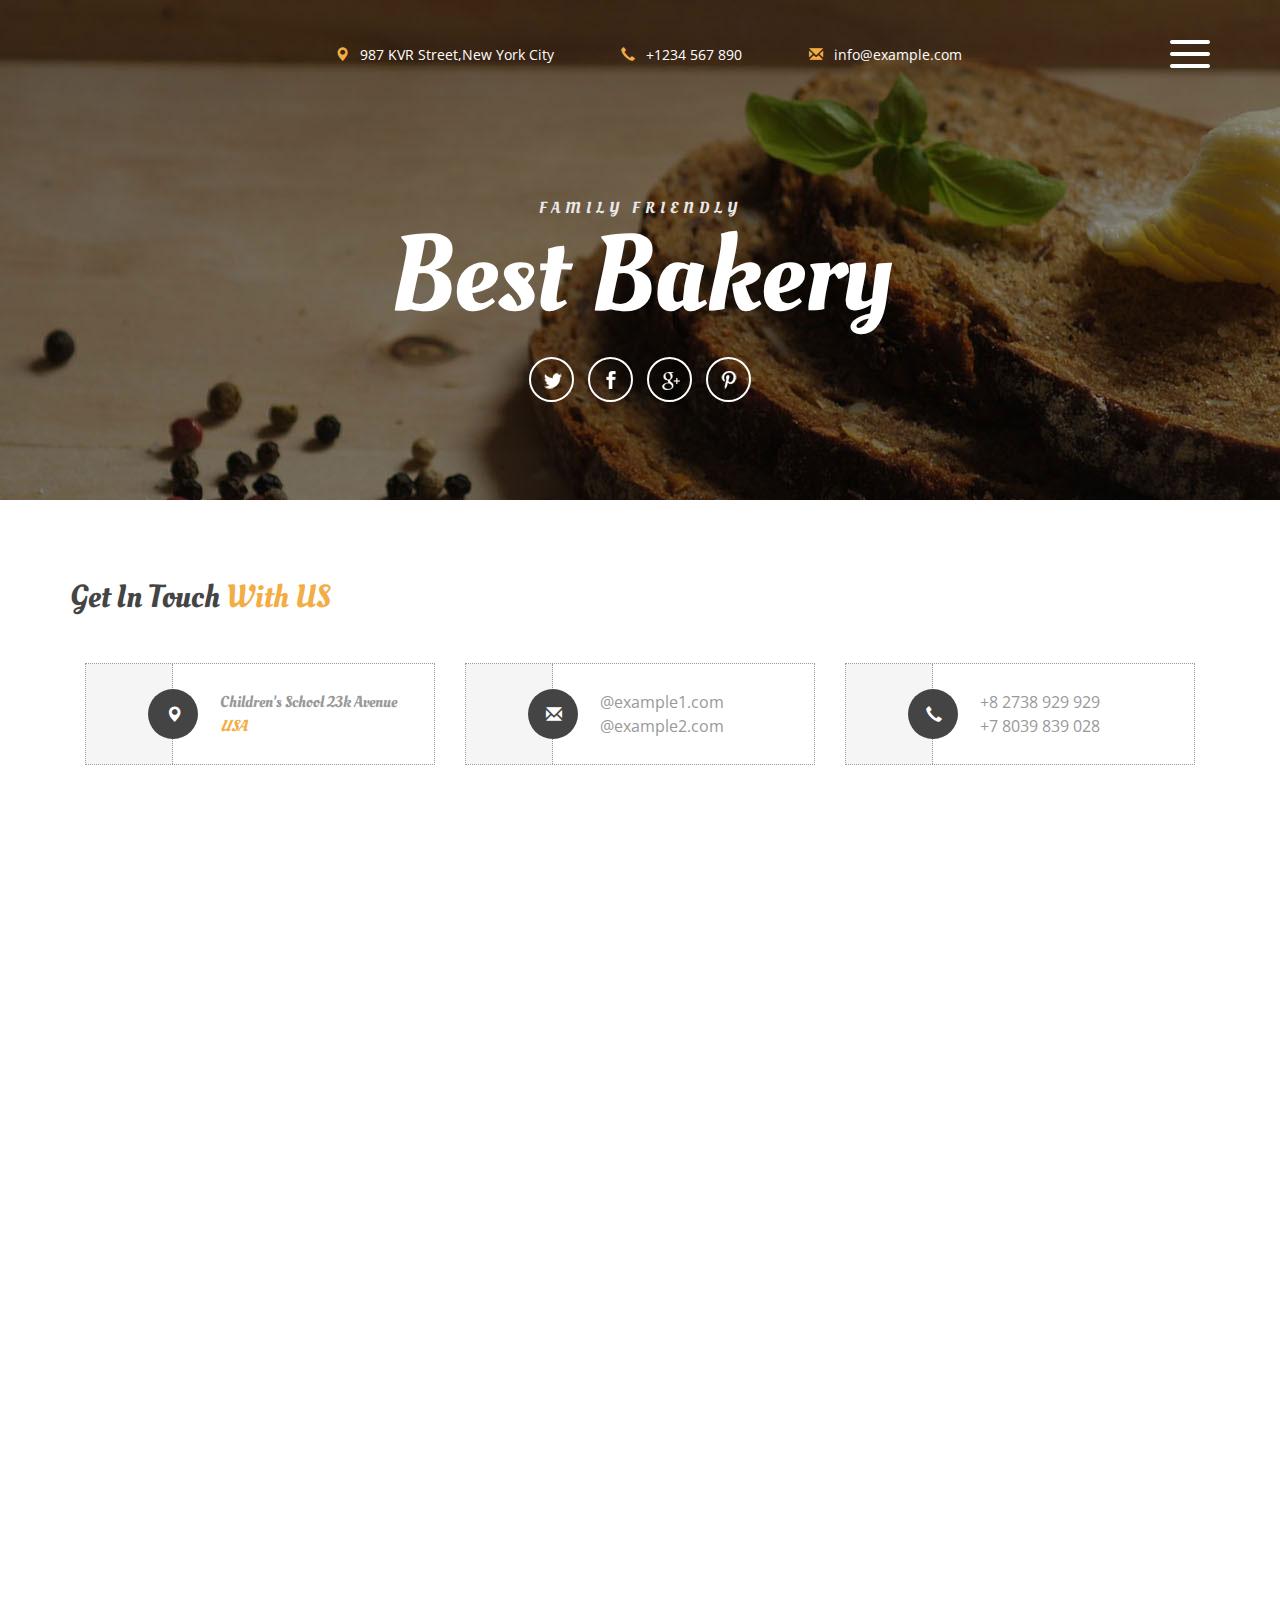
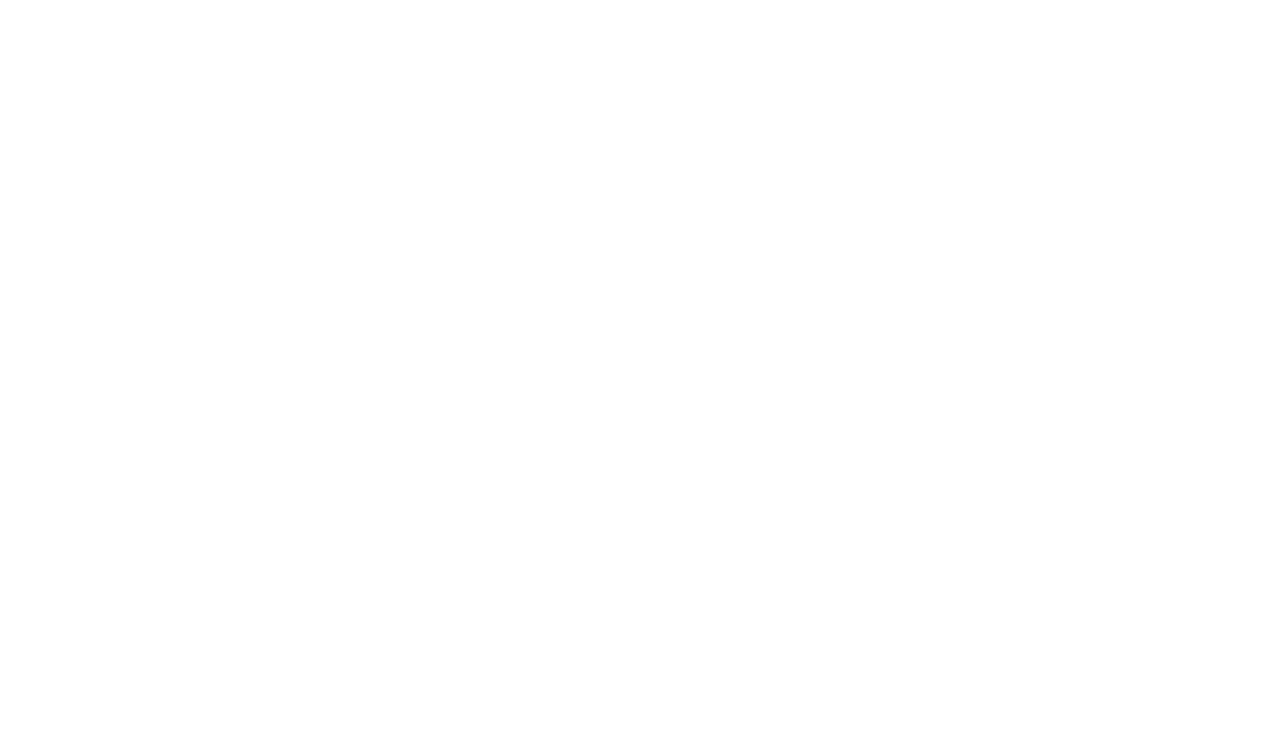
<file: mail.html>
<!DOCTYPE html>
<html>
<head>
<title>Mail Us</title>
<!-- for-mobile-apps -->
<meta name="viewport" content="width=device-width, initial-scale=1">
<meta http-equiv="Content-Type" content="text/html; charset=utf-8" />
<meta name="keywords" content="Best Bakery Responsive web template, Bootstrap Web Templates, Flat Web Templates, Android Compatible web template, 
Smartphone Compatible web template, free webdesigns for Nokia, Samsung, LG, SonyEricsson, Motorola web design" />
<script type="application/x-javascript"> addEventListener("load", function() { setTimeout(hideURLbar, 0); }, false);
		function hideURLbar(){ window.scrollTo(0,1); } </script>
<!-- //for-mobile-apps -->
<link href="css/bootstrap.css" rel="stylesheet" type="text/css" media="all" />
<link href="css/style.css" rel="stylesheet" type="text/css" media="all" />
<!-- js -->
<script src="js/jquery-1.11.1.min.js"></script>
<!-- //js -->
<!-- animation-effect -->
<link href="css/animate.min.css" rel="stylesheet"> 
<script src="js/wow.min.js"></script>
<script>
 new WOW().init();
</script>
<!-- //animation-effect -->
<link href='https://fonts.googleapis.com/css?family=Oleo+Script:400,700' rel='stylesheet' type='text/css'>
<link href='https://fonts.googleapis.com/css?family=Open+Sans:400,300,300italic,400italic,600,600italic,700,700italic,800,800italic' rel='stylesheet' type='text/css'>
<!-- start-smooth-scrolling -->
<script type="text/javascript" src="js/move-top.js"></script>
<script type="text/javascript" src="js/easing.js"></script>
<script type="text/javascript">
	jQuery(document).ready(function($) {
		$(".scroll").click(function(event){		
			event.preventDefault();
			$('html,body').animate({scrollTop:$(this.hash).offset().top},1000);
		});
	});
</script>
<!-- start-smooth-scrolling -->
</head>
	
<body>
<!-- banner -->
	<div class="banner-figures">
		<div class="banner1">
			<div class="container banner-drop">
				<div class="header header1">
					<div class="header-left">
						<ul>
							<li class="animated wow fadeInLeftBig" data-wow-duration="1200ms" data-wow-delay="800ms"><span class="glyphicon glyphicon-map-marker" aria-hidden="true"></span> 987 KVR Street,New York City </li>
							<li class="animated wow fadeInLeftBig" data-wow-duration="1200ms" data-wow-delay="900ms"><span class="glyphicon glyphicon-earphone" aria-hidden="true"></span> +1234 567 890</li>
							<li class="animated wow fadeInLeftBig" data-wow-duration="1200ms" data-wow-delay="1000ms"><span class="glyphicon glyphicon-envelope" aria-hidden="true"></span> <a href="mailto:info@example.com">info@example.com</a></li>
						</ul>
					</div>
					<div class="header-right header-right1">
						<nav>
						  <ul>
							<li>
								<a href="index.html"><i class="glyphicon glyphicon-home" aria-hidden="true"></i><span>Home</span></a>
							</li>
							<li>
								<a href="about.html"><i class="glyphicon glyphicon-exclamation-sign" aria-hidden="true"></i><span>About</span></a>
							</li>
							<li>
								<a href="short-codes.html"><i class="glyphicon glyphicon-text-size" aria-hidden="true"></i><span>Short Codes</span></a>
							</li>
							<li>
								<a href="blog.html"><i class="glyphicon glyphicon-picture" aria-hidden="true"></i><span>Blog</span></a>
							</li>
							<li class="active">
								<a href="mail.html"><i class="glyphicon glyphicon-envelope" aria-hidden="true"></i><span>Mail Us</span></a>
							</li>
						  </ul>
						</nav>
						<div class="menu-icon animated wow zoomIn" data-wow-duration="1000ms" data-wow-delay="800ms"><span></span></div>
					</div>
					<div class="clearfix"> </div>
				</div>
				<div class="logo animated wow bounceInDown" data-wow-duration="1000ms" data-wow-delay="500ms">
					<h1><a href="index.html"><span>family friendly</span>Best Bakery</a></h1>
				</div>
				<div class="social-icons animated wow bounceInDown" data-wow-duration="1000ms" data-wow-delay="800ms">
					<ul>
						<li><a href="#" class="twitter"></a></li>
						<li><a href="#" class="facebook"></a></li>
						<li><a href="#" class="google"></a></li>
						<li><a href="#" class="p"></a></li>
					</ul>
				</div>
			</div>
		</div>
			<script>
				(function($){
				  $(".menu-icon").on("click", function(){
						$(this).toggleClass("open");
						$(".container").toggleClass("nav-open");
						$("nav ul li").toggleClass("animate");
				  });
				  
				})(jQuery);
			</script>
	</div>
<!-- //banner -->
<!-- mail -->
	<div class="mail">
		<div class="container">
		<h2 class="animated wow flipInX" data-wow-duration="1200ms" data-wow-delay="500ms"><span>Get In Touch</span> With US</h2>
		<div class="mail-grids">
			<div class="col-md-4 mail-grid animated wow fadeInLeftBig" data-wow-duration="1200ms" data-wow-delay="800ms">
				<div class="mail-grid1">
					<div class="col-xs-3 mail-grid-left">
						<div class="mail-grid-left-pos">
							<span class="glyphicon glyphicon-map-marker" aria-hidden="true"></span>
						</div>
					</div>
					<div class="col-xs-9 mail-grid-right">
						<div class="mail-grid-right1">
							<h3>Children's School 23k Avenue <i>USA</i></h3>
						</div>
					</div>
					<div class="clearfix"> </div>
				</div>
			</div>
			<div class="col-md-4 mail-grid animated wow fadeInLeftBig" data-wow-duration="1200ms" data-wow-delay="900ms">
				<div class="mail-grid1">
					<div class="col-xs-3 mail-grid-left">
						<div class="mail-grid-left-pos">
							<span class="glyphicon glyphicon-envelope" aria-hidden="true"></span>
						</div>
					</div>
					<div class="col-xs-9 mail-grid-right">
						<div class="mail-grid-right1">
							<p><a href="mailto:info@example.com">@example1.com</a>
								<span><a href="mailto:info@example.com">@example2.com</a></span></p>
						</div>
					</div>
					<div class="clearfix"> </div>
				</div>
			</div>
			<div class="col-md-4 mail-grid animated wow fadeInLeftBig" data-wow-duration="1200ms" data-wow-delay="1000ms">
				<div class="mail-grid1">
					<div class="col-xs-3 mail-grid-left">
						<div class="mail-grid-left-pos">
							<span class="glyphicon glyphicon-earphone" aria-hidden="true"></span>
						</div>
					</div>
					<div class="col-xs-9 mail-grid-right">
						<div class="mail-grid-right1">
							<p>+8 2738 929 929<span>+7 8039 839 028</span></p>
						</div>
					</div>
					<div class="clearfix"> </div>
				</div>
			</div>
			<div class="clearfix"> </div>
		</div>
		<div class="map-grids">
			<div class="col-md-6 map-grid">
				<h3 class="animated wow flipInX" data-wow-duration="1200ms" data-wow-delay="500ms">Our Location On <span>Map</span></h3>
				<iframe class="animated wow fadeInLeft" data-wow-duration="1200ms" data-wow-delay="500ms" src="https://www.google.com/maps/embed?pb=!1m18!1m12!1m3!1d2788.493767672681!2d-111.03253628461667!3d45.660987028312086!2m3!1f0!2f0!3f0!3m2!1i1024!2i768!4f13.1!3m3!1m2!1s0x534544e474e6bfd9%3A0xe93756749fe17d2e!2sChildrens+School!5e0!3m2!1sen!2sin!4v1454664428808" frameborder="0" style="border:0" allowfullscreen></iframe>
			</div>
			<div class="col-md-6 map-grid">
				<h3 class="animated wow flipInX" data-wow-duration="1200ms" data-wow-delay="500ms">Send <span>Message</span></h3>
				<form class="animated wow fadeInRight" data-wow-duration="1200ms" data-wow-delay="500ms">
					<input type="text" value="Name" onfocus="this.value = '';" onblur="if (this.value == '') {this.value = 'Name';}" required="">
					<input type="email" value="Email" onfocus="this.value = '';" onblur="if (this.value == '') {this.value = 'Email';}" required="">
					<input type="text" value="Subject" onfocus="this.value = '';" onblur="if (this.value == '') {this.value = 'Subject';}" required="">
					<textarea type="text"  onfocus="this.value = '';" onblur="if (this.value == '') {this.value = 'Message...';}" required="">Message...</textarea>
					<input type="submit" value="Submit Now" >
				</form>
			</div>
			<div class="clearfix"> </div>
		</div>
		</div>
	</div>
<!-- //mail -->
<!-- footer-top -->
	<div class="footer-top animated wow zoomInDown" data-wow-duration="1000ms" data-wow-delay="800ms">
		<div class="container">
			<h3>For Door delivery call- to- us <span>+1234 567 891</span></h3>
			<p>Request a free estimate from our <span>toll free</span> number</p>
			<div class="more">
				<a href="mail.html">Contact Us</a>
			</div>
			<div class="footer-top-image">
				<img src="images/1.png" alt=" " class="img-responsive" />
			</div>
		</div>
	</div>
<!-- //footer-top -->
<!-- footer -->
	<div class="footer-copy animated wow bounceInDown" data-wow-duration="1000ms" data-wow-delay="800ms">
		<div class="container">
			<div class="footer-copy-grids">
				<div class="col-md-3 footer-copy-grid">
					<h3>About <span>Bakery</span></h3>
					<img src="images/6.jpg" alt=" " class="img-responsive" />
					<p>But I must explain to you how all this mistaken idea of denouncing pleasure 
						and praising pain was born.</p>
				</div>
				<div class="col-md-3 footer-copy-grid">
					<h3>Contact <span>Us</span></h3>
					<form>
						<input type="text" value="Name" onfocus="this.value = '';" onblur="if (this.value == '') {this.value = 'Name';}" required="">
						<input type="email" value="Email" onfocus="this.value = '';" onblur="if (this.value == '') {this.value = 'Email';}" required="">
						<textarea type="text"  onfocus="this.value = '';" onblur="if (this.value == '') {this.value = 'Message...';}" required="">Message...</textarea>
						<input type="submit" value="Submit" >
					</form>
				</div>
				<div class="col-md-3 footer-copy-grid">
					<h3>Popular <span>Items</span></h3>
					<div class="footer-copy-grids">
						<div class="col-xs-4 footer-copy-grid1">
							<a href="single.html"><img src="images/1.jpg" alt=" " class="img-responsive" /></a>
						</div>
						<div class="col-xs-4 footer-copy-grid1">
							<a href="single.html"><img src="images/2.jpg" alt=" " class="img-responsive" /></a>
						</div>
						<div class="col-xs-4 footer-copy-grid1">
							<a href="single.html"><img src="images/3.jpg" alt=" " class="img-responsive" /></a>
						</div>
						<div class="clearfix"> </div>
					</div>
					<div class="footer-copy-grids">
						<div class="col-xs-4 footer-copy-grid1">
							<a href="single.html"><img src="images/4.jpg" alt=" " class="img-responsive" /></a>
						</div>
						<div class="col-xs-4 footer-copy-grid1">
							<a href="single.html"><img src="images/5.jpg" alt=" " class="img-responsive" /></a>
						</div>
						<div class="col-xs-4 footer-copy-grid1">
							<a href="single.html"><img src="images/2.jpg" alt=" " class="img-responsive" /></a>
						</div>
						<div class="clearfix"> </div>
					</div>
				</div>
				<div class="col-md-3 footer-copy-grid">
					<h3>Navigation</h3>
					<ul>
						<li><a href="mail.html">Mail Us</a></li>
						<li><a href="blog.html">Blog</a></li>
						<li><a href="about.html">About Us</a></li>
						<li><a href="short-codes.html">Short Codes</a></li>
					</ul>
				</div>
				<div class="clearfix"> </div>
			</div>
		</div>
	</div>
	<div class="footer animated wow bounce" data-wow-duration="1000ms" data-wow-delay="800ms">
		<div class="container">
			<p>Copyright &copy; 2016.Company name All rights reserved.More Templates <a href="http://www.cssmoban.com/" target="_blank" title="模板之家">模板之家</a> - Collect from <a href="http://www.cssmoban.com/" title="网页模板" target="_blank">网页模板</a></p>
		</div>
	</div>
<!-- //footer -->
<!-- here stars scrolling icon -->
	<script type="text/javascript">
		$(document).ready(function() {
			/*
				var defaults = {
				containerID: 'toTop', // fading element id
				containerHoverID: 'toTopHover', // fading element hover id
				scrollSpeed: 1200,
				easingType: 'linear' 
				};
			*/
								
			$().UItoTop({ easingType: 'easeOutQuart' });
								
			});
	</script>
<!-- //here ends scrolling icon -->
</body>
</html>
</file>
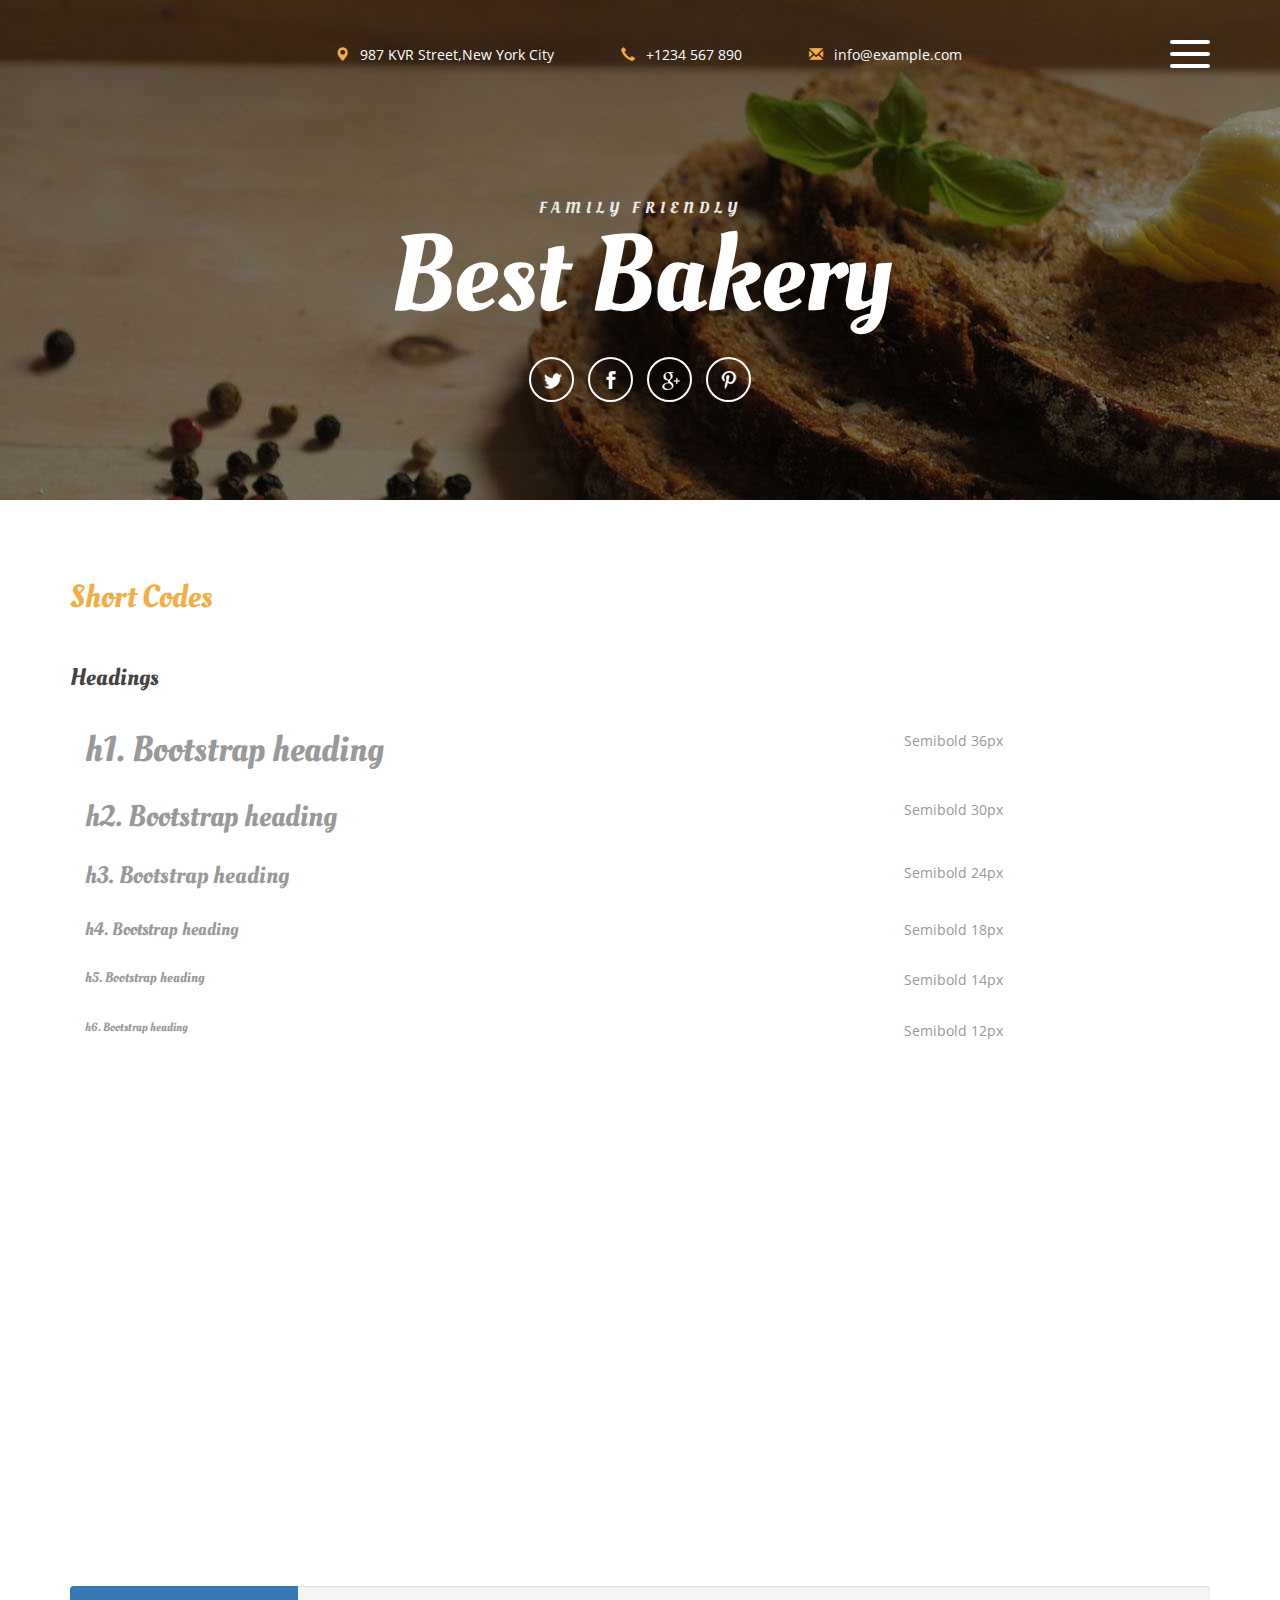
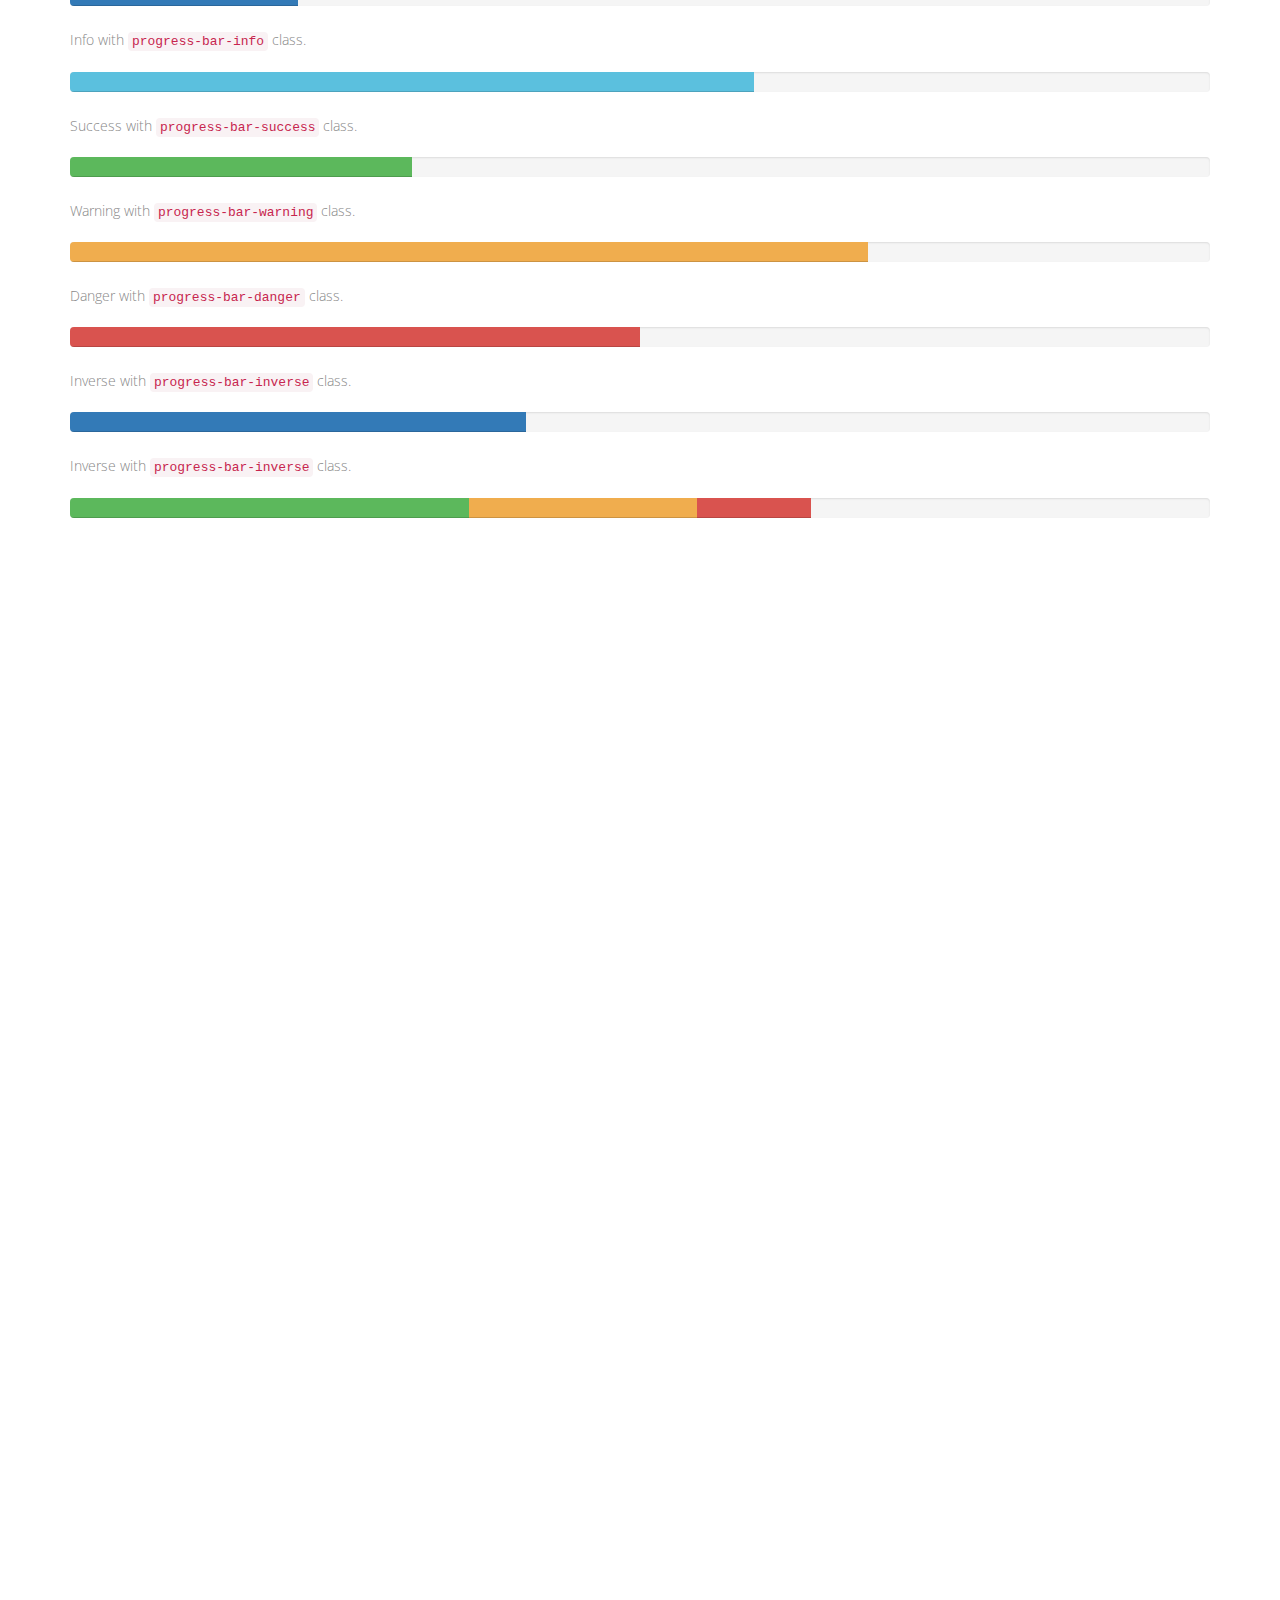
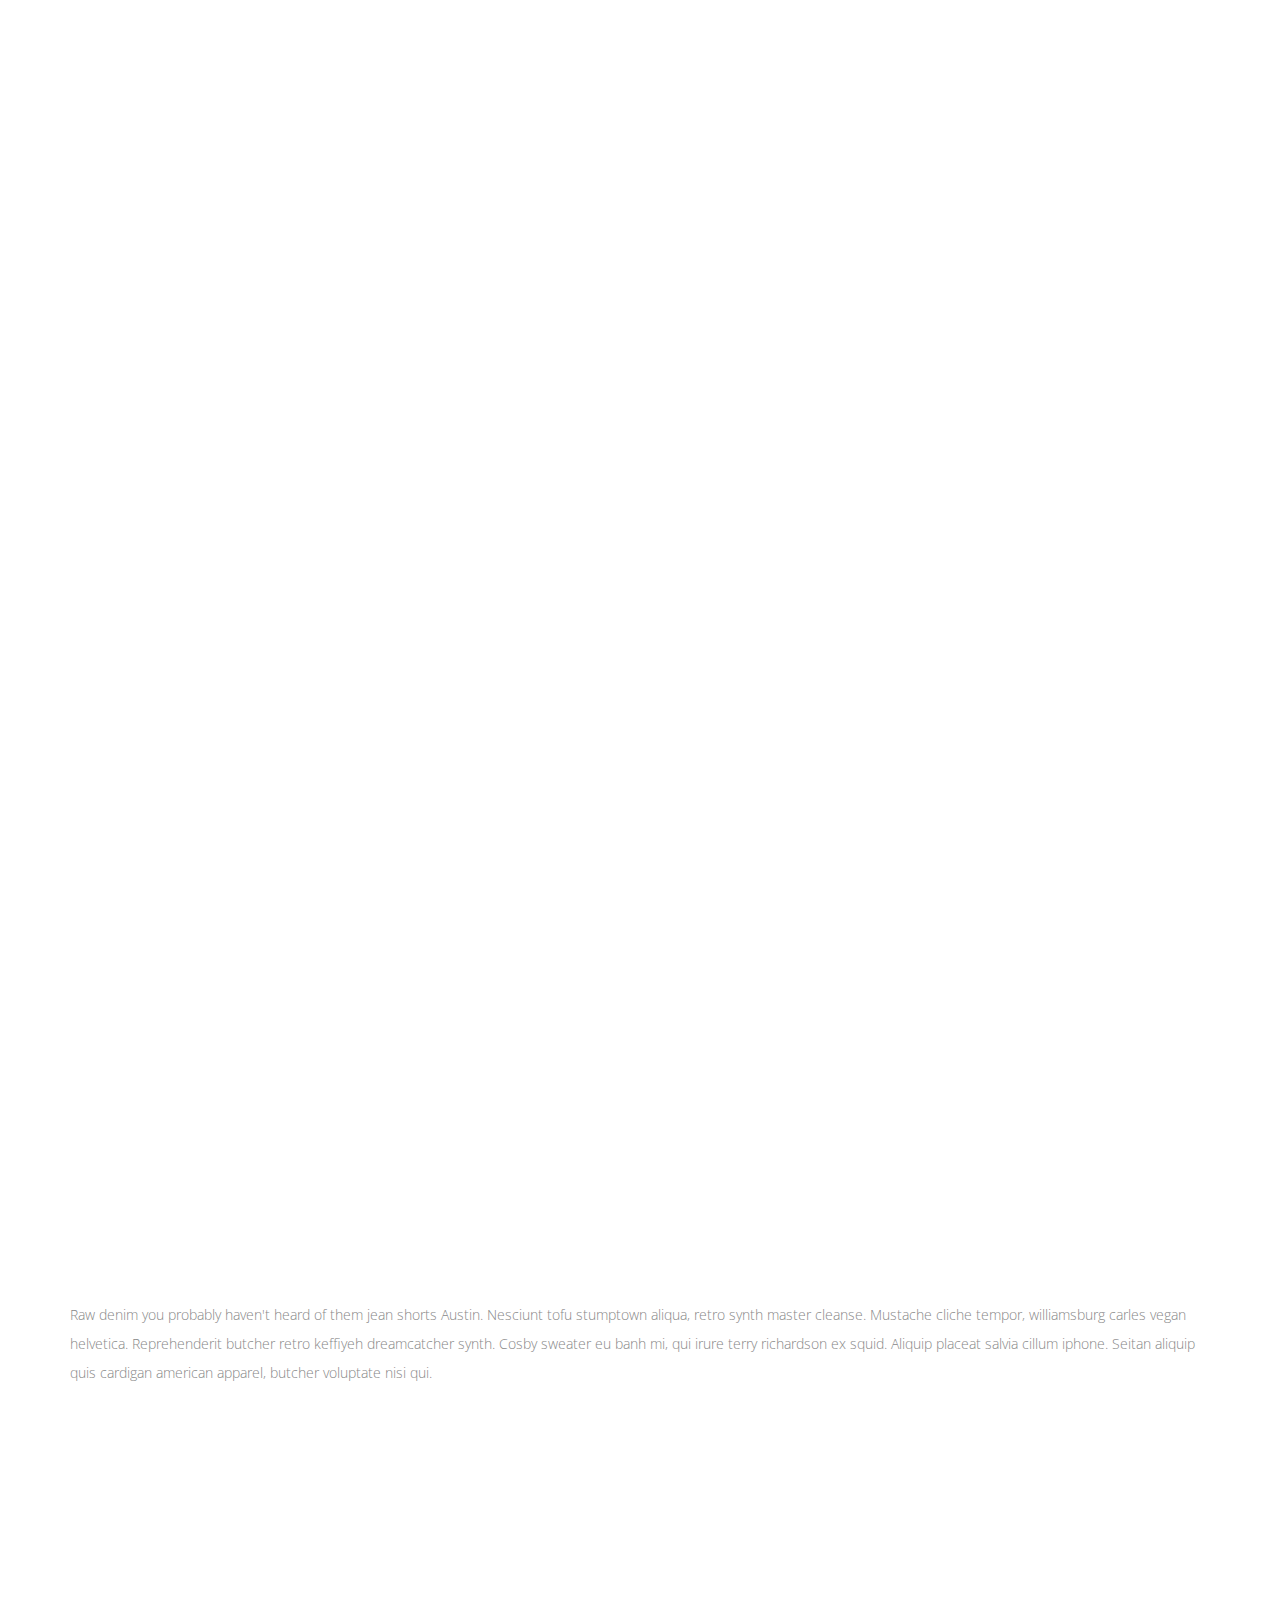
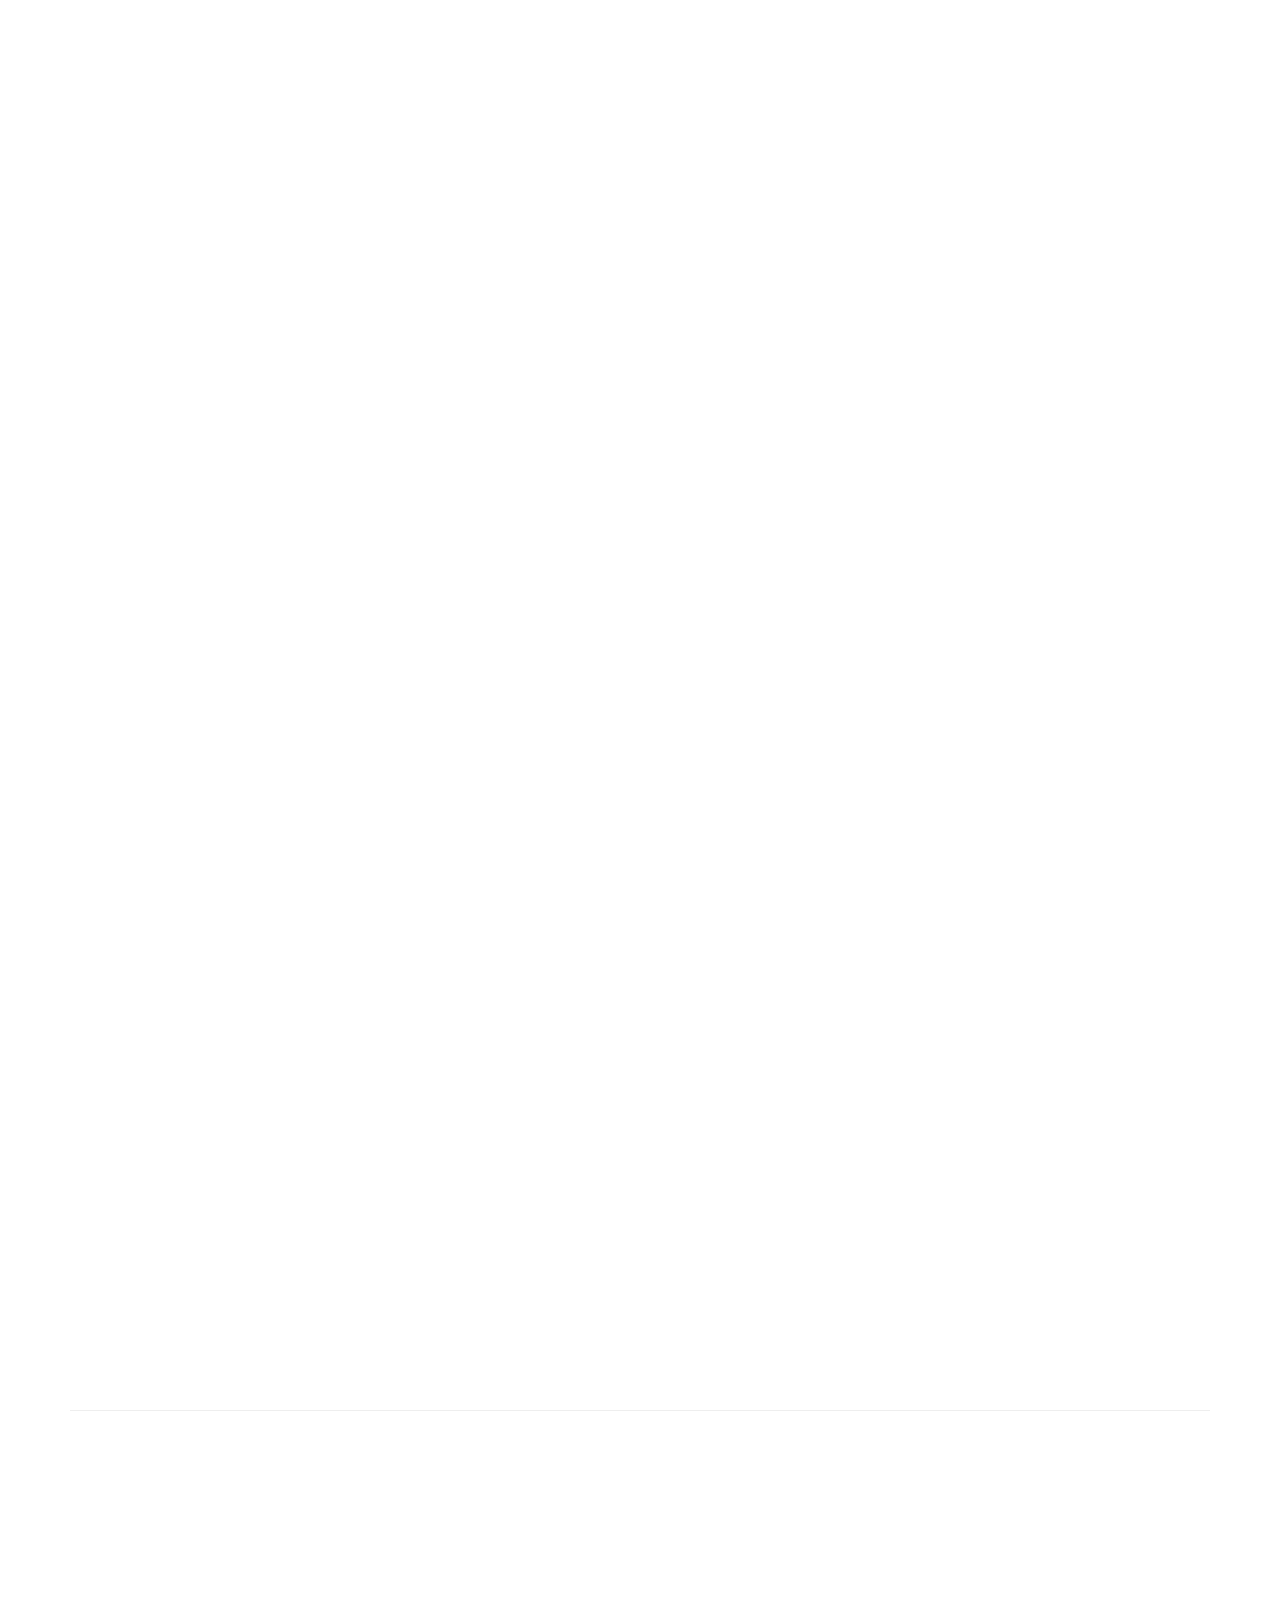
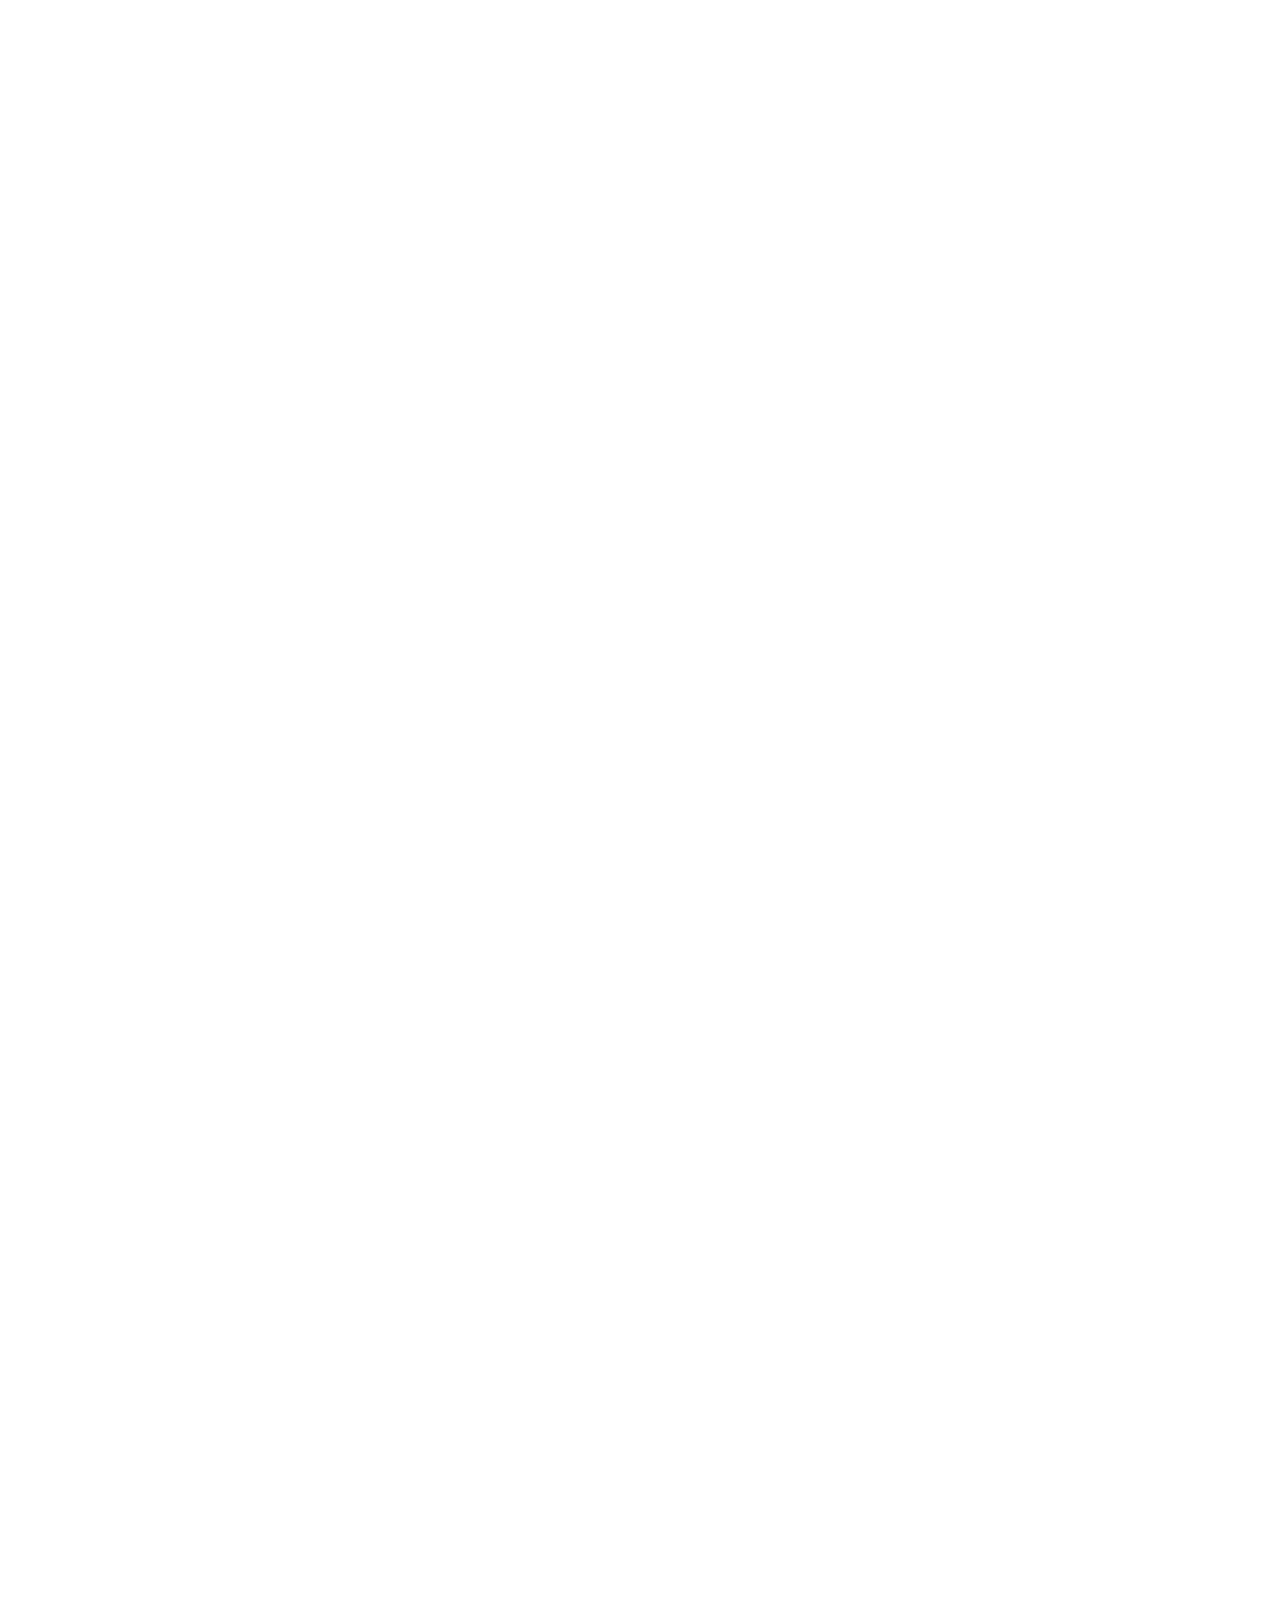
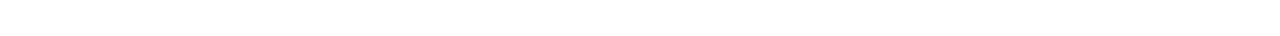
<file: short-codes.html>
<!DOCTYPE html>
<html>
<head>
<title>Short Codes</title>
<!-- for-mobile-apps -->
<meta name="viewport" content="width=device-width, initial-scale=1">
<meta http-equiv="Content-Type" content="text/html; charset=utf-8" />
<meta name="keywords" content="Best Bakery Responsive web template, Bootstrap Web Templates, Flat Web Templates, Android Compatible web template, 
Smartphone Compatible web template, free webdesigns for Nokia, Samsung, LG, SonyEricsson, Motorola web design" />
<script type="application/x-javascript"> addEventListener("load", function() { setTimeout(hideURLbar, 0); }, false);
		function hideURLbar(){ window.scrollTo(0,1); } </script>
<!-- //for-mobile-apps -->
<link href="css/bootstrap.css" rel="stylesheet" type="text/css" media="all" />
<link href="css/style.css" rel="stylesheet" type="text/css" media="all" />
<!-- js -->
<script src="js/jquery-1.11.1.min.js"></script>
<!-- //js -->
<!-- animation-effect -->
<link href="css/animate.min.css" rel="stylesheet"> 
<script src="js/wow.min.js"></script>
<script>
 new WOW().init();
</script>
<!-- //animation-effect -->
<link href='https://fonts.googleapis.com/css?family=Oleo+Script:400,700' rel='stylesheet' type='text/css'>
<link href='https://fonts.googleapis.com/css?family=Open+Sans:400,300,300italic,400italic,600,600italic,700,700italic,800,800italic' rel='stylesheet' type='text/css'>
<!-- start-smooth-scrolling -->
<script type="text/javascript" src="js/move-top.js"></script>
<script type="text/javascript" src="js/easing.js"></script>
<script type="text/javascript">
	jQuery(document).ready(function($) {
		$(".scroll").click(function(event){		
			event.preventDefault();
			$('html,body').animate({scrollTop:$(this.hash).offset().top},1000);
		});
	});
</script>
<!-- start-smooth-scrolling -->
</head>
	
<body>
<!-- banner -->
	<div class="banner-figures">
		<div class="banner1">
			<div class="container banner-drop">
				<div class="header header1">
					<div class="header-left">
						<ul>
							<li class="animated wow fadeInLeftBig" data-wow-duration="1200ms" data-wow-delay="800ms"><span class="glyphicon glyphicon-map-marker" aria-hidden="true"></span> 987 KVR Street,New York City </li>
							<li class="animated wow fadeInLeftBig" data-wow-duration="1200ms" data-wow-delay="900ms"><span class="glyphicon glyphicon-earphone" aria-hidden="true"></span> +1234 567 890</li>
							<li class="animated wow fadeInLeftBig" data-wow-duration="1200ms" data-wow-delay="1000ms"><span class="glyphicon glyphicon-envelope" aria-hidden="true"></span> <a href="mailto:info@example.com">info@example.com</a></li>
						</ul>
					</div>
					<div class="header-right header-right1">
						<nav>
						  <ul>
							<li>
								<a href="index.html"><i class="glyphicon glyphicon-home" aria-hidden="true"></i><span>Home</span></a>
							</li>
							<li>
								<a href="about.html"><i class="glyphicon glyphicon-exclamation-sign" aria-hidden="true"></i><span>About</span></a>
							</li>
							<li class="active">
								<a href="short-codes.html"><i class="glyphicon glyphicon-text-size" aria-hidden="true"></i><span>Short Codes</span></a>
							</li>
							<li>
								<a href="blog.html"><i class="glyphicon glyphicon-picture" aria-hidden="true"></i><span>Blog</span></a>
							</li>
							<li>
								<a href="mail.html"><i class="glyphicon glyphicon-envelope" aria-hidden="true"></i><span>Mail Us</span></a>
							</li>
						  </ul>
						</nav>
						<div class="menu-icon animated wow zoomIn" data-wow-duration="1000ms" data-wow-delay="800ms"><span></span></div>
					</div>
					<div class="clearfix"> </div>
				</div>
				<div class="logo animated wow bounceInDown" data-wow-duration="1000ms" data-wow-delay="500ms">
					<h1><a href="index.html"><span>family friendly</span>Best Bakery</a></h1>
				</div>
				<div class="social-icons animated wow bounceInDown" data-wow-duration="1000ms" data-wow-delay="800ms">
					<ul>
						<li><a href="#" class="twitter"></a></li>
						<li><a href="#" class="facebook"></a></li>
						<li><a href="#" class="google"></a></li>
						<li><a href="#" class="p"></a></li>
					</ul>
				</div>
			</div>
		</div>
			<script>
				(function($){
				  $(".menu-icon").on("click", function(){
						$(this).toggleClass("open");
						$(".container").toggleClass("nav-open");
						$("nav ul li").toggleClass("animate");
				  });
				  
				})(jQuery);
			</script>
	</div>
<!-- //banner -->
<!--typography-page -->
	<div class="typo">
		<div class="container">
			<div class="typo-grids">
			<h2 class="title animated wow flipInX" data-wow-duration="1000ms" data-wow-delay="500ms">Short Codes</h2>
			<div class="grid_3 grid_4 animated wow fadeInUp" data-wow-duration="1000ms" data-wow-delay="500ms">
				<h3 class="hdg">Headings</h3>
				<div class="bs-example">
					<table class="table">
						<tbody>
							<tr>
								<td><h1 id="h1.-bootstrap-heading">h1. Bootstrap heading<a class="anchorjs-link" href="#h1.-bootstrap-heading"><span class="anchorjs-icon"></span></a></h1></td>
								<td class="type-info">Semibold 36px</td>
							</tr>
							<tr>
								<td><h2 id="h2.-bootstrap-heading">h2. Bootstrap heading<a class="anchorjs-link" href="#h2.-bootstrap-heading"><span class="anchorjs-icon"></span></a></h2></td>
								<td class="type-info">Semibold 30px</td>
							</tr>
							<tr>
								<td><h3 id="h3.-bootstrap-heading">h3. Bootstrap heading<a class="anchorjs-link" href="#h3.-bootstrap-heading"><span class="anchorjs-icon"></span></a></h3></td>
								<td class="type-info">Semibold 24px</td>
							</tr>
							<tr>
								<td><h4 id="h4.-bootstrap-heading">h4. Bootstrap heading<a class="anchorjs-link" href="#h4.-bootstrap-heading"><span class="anchorjs-icon"></span></a></h4></td>
								<td class="type-info">Semibold 18px</td>
							</tr>
							<tr>
								<td><h5 id="h5.-bootstrap-heading">h5. Bootstrap heading<a class="anchorjs-link" href="#h5.-bootstrap-heading"><span class="anchorjs-icon"></span></a></h5></td>
								<td class="type-info">Semibold 14px</td>
							</tr>
							<tr>
								<td><h6>h6. Bootstrap heading</h6></td>
								<td class="type-info">Semibold 12px</td>
							</tr>
						</tbody>
					</table>
				</div>
			</div>
			<div class="grid_3 grid_5 animated wow fadeInUp" data-wow-duration="1000ms" data-wow-delay="500ms">
				<h3>Buttons</h3>
				<h1>
					<a href="#"><span class="label label-default">Default</span></a>
					<a href="#"><span class="label label-primary">Primary</span></a>
					<a href="#"><span class="label label-success">Success</span></a>
					<a href="#"><span class="label label-info">Info</span></a>
					<a href="#"><span class="label label-warning">Warning</span></a>
					<a href="#"><span class="label label-danger">Danger</span></a>
				</h1>
				<h2>
					<a href="#"><span class="label label-default">Default</span></a>
					<a href="#"><span class="label label-primary">Primary</span></a>
					<a href="#"><span class="label label-success">Success</span></a>
					<a href="#"><span class="label label-info">Info</span></a>
					<a href="#"><span class="label label-warning">Warning</span></a>
					<a href="#"><span class="label label-danger">Danger</span></a>
				</h2>
				<h3>
					<a href="#"><span class="label label-default">Default</span></a>
					<a href="#"><span class="label label-primary">Primary</span></a>
					<a href="#"><span class="label label-success">Success</span></a>
					<a href="#"><span class="label label-info">Info</span></a>
					<a href="#"><span class="label label-warning">Warning</span></a>
					<a href="#"><span class="label label-danger">Danger</span></a>
				</h3>
				<h4>
					<a href="#"><span class="label label-default">Default</span></a>
					<a href="#"><span class="label label-primary">Primary</span></a>
					<a href="#"><span class="label label-success">Success</span></a>
					<a href="#"><span class="label label-info">Info</span></a>
					<a href="#"><span class="label label-warning">Warning</span></a>
					<a href="#"><span class="label label-danger">Danger</span></a>
				</h4>
				<h5>
					<a href="#"><span class="label label-default">Default</span></a>
					<a href="#"><span class="label label-primary">Primary</span></a>
					<a href="#"><span class="label label-success">Success</span></a>
					<a href="#"><span class="label label-info">Info</span></a>
					<a href="#"><span class="label label-warning">Warning</span></a>
					<a href="#"><span class="label label-danger">Danger</span></a>
				</h5>
				<h6>
					<a href="#"><span class="label label-default">Default</span></a>
					<a href="#"><span class="label label-primary">Primary</span></a>
					<a href="#"><span class="label label-success">Success</span></a>
					<a href="#"><span class="label label-info">Info</span></a>
					<a href="#"><span class="label label-warning">Warning</span></a>
					<a href="#"><span class="label label-danger">Danger</span></a>
				</h6>
			</div>			   
			<div class="grid_3 grid_5 animated wow fadeInUp" data-wow-duration="1000ms" data-wow-delay="500ms">
				<h3>Progress Bars</h3>
				<div class="tab-content">
					<div class="tab-pane active" id="domprogress">
						<div class="progress">    
							<div class="progress-bar progress-bar-primary" style="width: 20%"></div>
						</div>
						<p>Info with <code>progress-bar-info</code> class.</p>
						<div class="progress">    
							<div class="progress-bar progress-bar-info" style="width: 60%"></div>
						</div>
						<p>Success with <code>progress-bar-success</code> class.</p>
						<div class="progress">
							<div class="progress-bar progress-bar-success" style="width: 30%"></div>
						</div>
						<p>Warning with <code>progress-bar-warning</code> class.</p>
						<div class="progress">
							<div class="progress-bar progress-bar-warning" style="width: 70%"></div>
						</div>
						<p>Danger with <code>progress-bar-danger</code> class.</p>
						<div class="progress">
							<div class="progress-bar progress-bar-danger" style="width: 50%"></div>
						</div>
						<p>Inverse with <code>progress-bar-inverse</code> class.</p>
						<div class="progress">
							<div class="progress-bar progress-bar-inverse" style="width: 40%"></div>
						</div>
						<p>Inverse with <code>progress-bar-inverse</code> class.</p>
						<div class="progress">
							<div class="progress-bar progress-bar-success" style="width: 35%"><span class="sr-only">35% Complete (success)</span></div>
							<div class="progress-bar progress-bar-warning" style="width: 20%"><span class="sr-only">20% Complete (warning)</span></div>
							<div class="progress-bar progress-bar-danger" style="width: 10%"><span class="sr-only">10% Complete (danger)</span></div>
						</div>
					</div>
				</div>
			</div>
			<div class="grid_3 grid_5 animated wow fadeInUp" data-wow-duration="1000ms" data-wow-delay="500ms">
				<h3>Alerts</h3>
				<div class="alert alert-success" role="alert">
					<strong>Well done!</strong> You successfully read this important alert message.
				</div>
				<div class="alert alert-info" role="alert">
					<strong>Heads up!</strong> This alert needs your attention, but it's not super important.
				</div>
				<div class="alert alert-warning" role="alert">
					<strong>Warning!</strong> Best check yo self, you're not looking too good.
				</div>
				<div class="alert alert-danger" role="alert">
					<strong>Oh snap!</strong> Change a few things up and try submitting again.
				</div>
			</div>
			<div class="grid_3 grid_5 animated wow fadeInUp" data-wow-duration="1000ms" data-wow-delay="500ms">
				<h3>Pagination</h3>
				<div class="col-md-6">
					<nav>
						<ul class="pagination pagination-lg">
							<li><a href="#" aria-label="Previous"><span aria-hidden="true">&laquo;</span></a></li>
							<li><a href="#">1</a></li>
							<li><a href="#">2</a></li>
							<li><a href="#">3</a></li>
							<li><a href="#">4</a></li>
							<li><a href="#">5</a></li>
							<li><a href="#" aria-label="Next"><span aria-hidden="true">&raquo;</span></a></li>
						</ul>
					</nav>
					<nav>
						<ul class="pagination">
							<li><a href="#" aria-label="Previous"><span aria-hidden="true">&laquo;</span></a></li>
							<li><a href="#">1</a></li>
							<li><a href="#">2</a></li>
							<li><a href="#">3</a></li>
							<li><a href="#">4</a></li>
							<li><a href="#">5</a></li>
							<li><a href="#" aria-label="Next"><span aria-hidden="true">&raquo;</span></a></li>
						</ul>
					</nav>
					<nav>
						<ul class="pagination pagination-sm">
							<li><a href="#" aria-label="Previous"><span aria-hidden="true">&laquo;</span></a></li>
							<li><a href="#">1</a></li>
							<li><a href="#">2</a></li>
							<li><a href="#">3</a></li>
							<li><a href="#">4</a></li>
							<li><a href="#">5</a></li>
							<li><a href="#" aria-label="Next"><span aria-hidden="true">&raquo;</span></a></li>
						</ul>
					</nav>
				</div>
				<div class="col-md-6">
					<ul class="pagination pagination-lg">
						<li class="disabled"><a href="#"><i class="fa fa-angle-left">&laquo;</i></a></li>
						<li class="active"><a href="#">1</a></li>
						<li><a href="#">2</a></li>
						<li><a href="#">3</a></li>
						<li><a href="#">4</a></li>
						<li><a href="#">5</a></li>
						<li><a href="#"><i class="fa fa-angle-right">&raquo;</i></a></li>
					</ul>
					<nav>
						<ul class="pagination">
							<li class="disabled"><a href="#" aria-label="Previous"><span aria-hidden="true">&laquo;</span></a></li>
							<li class="active"><a href="#">1 <span class="sr-only">(current)</span></a></li>
							<li><a href="#">2</a></li>
							<li><a href="#">3</a></li>
							<li><a href="#">4</a></li>
							<li><a href="#">5</a></li>
							<li><a href="#" aria-label="Next"><span aria-hidden="true">&raquo;</span></a></li>
						</ul>
					</nav>
					<ul class="pagination pagination-sm">
						<li class="disabled"><a href="#"><i class="fa fa-angle-left">&laquo;</i></a></li>
						<li class="active"><a href="#">1</a></li>
						<li><a href="#">2</a></li>
						<li><a href="#">3</a></li>
						<li><a href="#">4</a></li>
						<li><a href="#">5</a></li>
						<li><a href="#"><i class="fa fa-angle-right">&raquo;</i></a></li>
					</ul>
				</div>
				<div class="clearfix"> </div>
			</div>
			<div class="grid_3 grid_5 animated wow fadeInUp" data-wow-duration="1000ms" data-wow-delay="500ms">
				<h3>Breadcrumbs</h3>
				<ol class="breadcrumb">
					<li class="active">Home</li>
				</ol>
				<ol class="breadcrumb">
					<li><a href="#">Home</a></li>
					<li class="active">Library</li>
				</ol>
				<ol class="breadcrumb">
					<li><a href="#">Home</a></li>
					<li><a href="#">Library</a></li>
					<li class="active">Data</li>
				</ol>
			</div>
			<div class="grid_3 grid_5 animated wow fadeInUp" data-wow-duration="1000ms" data-wow-delay="500ms">
				<h3>Badges</h3>
				<div class="col-md-6">
					<p>Add modifier classes to change the appearance of a badge.</p>
					<table class="table table-bordered">
						<thead>
							<tr>
								<th>Classes</th>
								<th>Badges</th>
							</tr>
						</thead>
						<tbody>
							<tr>
								<td>No modifiers</td>
								<td><span class="badge">42</span></td>
							</tr>
							<tr>
								<td><code>.badge-primary</code></td>
								<td><span class="badge badge-primary">1</span></td>
							</tr>
							<tr>
								<td><code>.badge-success</code></td>
								<td><span class="badge badge-success">22</span></td>
							</tr>
							<tr>
								<td><code>.badge-info</code></td>
								<td><span class="badge badge-info">30</span></td>
							</tr>
							<tr>
								<td><code>.badge-warning</code></td>
								<td><span class="badge badge-warning">412</span></td>
							</tr>
							<tr>
								<td><code>.badge-danger</code></td>
								<td><span class="badge badge-danger">999</span></td>
							</tr>
						</tbody>
					</table>                    
				</div>
				<div class="col-md-6">
					<p>Easily highlight new or unread items with the <code>.badge</code> class</p>
					<div class="list-group list-group-alternate"> 
						<a href="#" class="list-group-item"><span class="badge">201</span> <i class="ti ti-email"></i> Inbox </a> 
						<a href="#" class="list-group-item"><span class="badge badge-primary">5021</span> <i class="ti ti-eye"></i> Profile visits </a> 
						<a href="#" class="list-group-item"><span class="badge">14</span> <i class="ti ti-headphone-alt"></i> Call </a> 
						<a href="#" class="list-group-item"><span class="badge">20</span> <i class="ti ti-comments"></i> Messages </a> 
						<a href="#" class="list-group-item"><span class="badge badge-warning">14</span> <i class="ti ti-bookmark"></i> Bookmarks </a> 
						<a href="#" class="list-group-item"><span class="badge badge-danger">30</span> <i class="ti ti-bell"></i> Notifications </a> 
					</div>
				</div>
			   <div class="clearfix"> </div>
			</div>	 
			<div class="grid_3 grid_5 animated wow fadeInUp" data-wow-duration="1000ms" data-wow-delay="500ms">
				<h3>Wells</h3>
				<div class="well">
					There are many variations of passages of Lorem Ipsum available, but the majority have suffered alteration
				</div>
				<div class="well">
					It is a long established fact that a reader will be distracted by the readable content of a page when looking at its layout. The point of using Lorem Ipsum is that it has a more-or-less normal distribution of letters, as opposed to using 'Content here
				</div>
				<div class="well">
						Lorem Ipsum is simply dummy text of the printing and typesetting industry. Lorem Ipsum has been the industry's standard dummy text ever since the 1500s, when an unknown printer took a galley of type and scrambled it to make a type specimen book. It has survived not only five centuries, but also the leap into electronic
				</div>
			</div>
			<div class="grid_3 grid_5 animated wow fadeInUp" data-wow-duration="1000ms" data-wow-delay="500ms">
				<h3 class="bars">Tabs</h3>
				<div class="bs-example bs-example-tabs" role="tabpanel" data-example-id="togglable-tabs">
					<ul id="myTab" class="nav nav-tabs" role="tablist">
						<li role="presentation" class="active"><a href="#home" id="home-tab" role="tab" data-toggle="tab" aria-controls="home" aria-expanded="true">Home</a></li>
						<li role="presentation"><a href="#profile" role="tab" id="profile-tab" data-toggle="tab" aria-controls="profile">Profile</a></li>
						<li role="presentation" class="dropdown">
							<a href="#" id="myTabDrop1" class="dropdown-toggle" data-toggle="dropdown" aria-controls="myTabDrop1-contents">Dropdown <span class="caret"></span></a>
							<ul class="dropdown-menu" role="menu" aria-labelledby="myTabDrop1" id="myTabDrop1-contents">
								<li><a href="#dropdown1" tabindex="-1" role="tab" id="dropdown1-tab" data-toggle="tab" aria-controls="dropdown1">@fat</a></li>
								<li><a href="#dropdown2" tabindex="-1" role="tab" id="dropdown2-tab" data-toggle="tab" aria-controls="dropdown2">@mdo</a></li>
							</ul>
						</li>
					</ul>
					<div id="myTabContent" class="tab-content">
						<div role="tabpanel" class="tab-pane fade in active" id="home" aria-labelledby="home-tab">
							<p>Raw denim you probably haven't heard of them jean shorts Austin. Nesciunt tofu stumptown aliqua, retro synth master cleanse. Mustache cliche tempor, williamsburg carles vegan helvetica. Reprehenderit butcher retro keffiyeh dreamcatcher synth. Cosby sweater eu banh mi, qui irure terry richardson ex squid. Aliquip placeat salvia cillum iphone. Seitan aliquip quis cardigan american apparel, butcher voluptate nisi qui.</p>
						</div>
						<div role="tabpanel" class="tab-pane fade" id="profile" aria-labelledby="profile-tab">
							<p>Food truck fixie locavore, accusamus mcsweeney's marfa nulla single-origin coffee squid. Exercitation +1 labore velit, blog sartorial PBR leggings next level wes anderson artisan four loko farm-to-table craft beer twee. Qui photo booth letterpress, commodo enim craft beer mlkshk aliquip jean shorts ullamco ad vinyl cillum PBR. Homo nostrud organic, assumenda labore aesthetic magna delectus mollit. Keytar helvetica VHS salvia yr, vero magna velit sapiente labore stumptown. Vegan fanny pack odio cillum wes anderson 8-bit, sustainable jean shorts beard ut DIY ethical culpa terry richardson biodiesel. Art party scenester stumptown, tumblr butcher vero sint qui sapiente accusamus tattooed echo park.</p>
						</div>
						<div role="tabpanel" class="tab-pane fade" id="dropdown1" aria-labelledby="dropdown1-tab">
							<p>Etsy mixtape wayfarers, ethical wes anderson tofu before they sold out mcsweeney's organic lomo retro fanny pack lo-fi farm-to-table readymade. Messenger bag gentrify pitchfork tattooed craft beer, iphone skateboard locavore carles etsy salvia banksy hoodie helvetica. DIY synth PBR banksy irony. Leggings gentrify squid 8-bit cred pitchfork. Williamsburg banh mi whatever gluten-free, carles pitchfork biodiesel fixie etsy retro mlkshk vice blog. Scenester cred you probably haven't heard of them, vinyl craft beer blog stumptown. Pitchfork sustainable tofu synth chambray yr.</p>
						</div>
						<div role="tabpanel" class="tab-pane fade" id="dropdown2" aria-labelledby="dropdown2-tab">
							<p>Trust fund seitan letterpress, keytar raw denim keffiyeh etsy art party before they sold out master cleanse gluten-free squid scenester freegan cosby sweater. Fanny pack portland seitan DIY, art party locavore wolf cliche high life echo park Austin. Cred vinyl keffiyeh DIY salvia PBR, banh mi before they sold out farm-to-table VHS viral locavore cosby sweater. Lomo wolf viral, mustache readymade thundercats keffiyeh craft beer marfa ethical. Wolf salvia freegan, sartorial keffiyeh echo park vegan.</p>
						</div>
					</div>
				</div>
			</div>
			<h3 class="bars animated wow fadeInUp" data-wow-duration="1000ms" data-wow-delay="500ms">Unordered List</h3>
			<ul class="list-group animated wow fadeInUp" data-wow-duration="1000ms" data-wow-delay="500ms">
			  <li class="list-group-item">Cras justo odio</li>
			  <li class="list-group-item">Dapibus ac facilisis in</li>
			  <li class="list-group-item">Morbi leo risus</li>
			  <li class="list-group-item">Porta ac consectetur ac</li>
			  <li class="list-group-item">Vestibulum at eros</li>
			</ul>
			<h3 class="bars animated wow fadeInUp" data-wow-duration="1000ms" data-wow-delay="500ms">Ordered List</h3>
			<ol class="animated wow fadeInUp" data-wow-duration="1000ms" data-wow-delay="500ms">
				<li class="list-group-item1">Cras justo odio</li>
				<li class="list-group-item1">Dapibus ac facilisis in</li>
				<li class="list-group-item1">Morbi leo risus</li>
				<li class="list-group-item1">Porta ac consectetur ac</li>
				<li class="list-group-item1">Vestibulum at eros</li>
			</ol>
			<h3 class="bars animated wow fadeInUp" data-wow-duration="1000ms" data-wow-delay="500ms">Forms</h3>
			<div class="input-group animated wow fadeInUp" data-wow-duration="1000ms" data-wow-delay="500ms">
				<span class="input-group-addon" id="basic-addon1">@</span>
				<input type="text" class="form-control" placeholder="Username" aria-describedby="basic-addon1">
			</div>
			<div class="input-group animated wow fadeInUp" data-wow-duration="1000ms" data-wow-delay="500ms">
				<input type="text" class="form-control" placeholder="Recipient's username" aria-describedby="basic-addon2">
				<span class="input-group-addon" id="basic-addon2">@example.com</span>
			</div>
			<div class="input-group animated wow fadeInUp" data-wow-duration="1000ms" data-wow-delay="500ms">
				<span class="input-group-addon">$</span>
					<input type="text" class="form-control" aria-label="Amount (to the nearest dollar)">
				<span class="input-group-addon">.00</span>
			</div>
			<div class="input-group input-group-lg animated wow fadeInUp" data-wow-duration="1000ms" data-wow-delay="500ms">
				<span class="input-group-addon" id="sizing-addon1">@</span>
				<input type="text" class="form-control" placeholder="Username" aria-describedby="sizing-addon1">
			</div>
			<div class="input-group animated wow fadeInUp" data-wow-duration="1000ms" data-wow-delay="500ms">
				<span class="input-group-addon" id="sizing-addon2">@</span>
				<input type="text" class="form-control" placeholder="Username" aria-describedby="sizing-addon2">
			</div>
			<div class="input-group input-group-sm animated wow fadeInUp" data-wow-duration="1000ms" data-wow-delay="500ms">
				<span class="input-group-addon" id="sizing-addon3">@</span>
				<input type="text" class="form-control" placeholder="Username" aria-describedby="sizing-addon3">
			</div>
			<div class="row animated wow fadeInUp" data-wow-duration="1000ms" data-wow-delay="500ms">
				<div class="col-lg-6 in-gp-tl">
					<div class="input-group">
						<span class="input-group-addon">
							<input type="checkbox" aria-label="...">
						</span>
						<input type="text" class="form-control" aria-label="...">
					</div><!-- /input-group -->
				</div><!-- /.col-lg-6 -->
				<div class="col-lg-6 in-gp-tb">
					<div class="input-group">
						<span class="input-group-addon">
							<input type="radio" aria-label="...">
						</span>
						<input type="text" class="form-control" aria-label="...">
					</div><!-- /input-group -->
				</div><!-- /.col-lg-6 -->
			</div><!-- /.row -->
			<div class="row animated wow fadeInUp" data-wow-duration="1000ms" data-wow-delay="500ms">
				<div class="col-lg-6 in-gp-tl">
					<div class="input-group">
						<span class="input-group-btn">
							<button class="btn btn-default" type="button">Go!</button>
						</span>
						<input type="text" class="form-control" placeholder="Search for...">
					</div><!-- /input-group -->
				</div><!-- /.col-lg-6 -->
				<div class="col-lg-6 in-gp-tb">
					<div class="input-group">
						<input type="text" class="form-control" placeholder="Search for...">
						<span class="input-group-btn">
							<button class="btn btn-default" type="button">Go!</button>
						</span>
					</div><!-- /input-group -->
				</div><!-- /.col-lg-6 -->
			</div><!-- /.row -->
			<div class="row animated wow fadeInUp" data-wow-duration="1000ms" data-wow-delay="500ms">
				<div class="col-lg-6 in-gp-tl">
					<div class="input-group">
						<div class="input-group-btn">
							<button type="button" class="btn btn-default dropdown-toggle" data-toggle="dropdown" aria-haspopup="true" aria-expanded="false">Action <span class="caret"></span></button>
							<ul class="dropdown-menu">
								<li><a href="#">Action</a></li>
								<li><a href="#">Another action</a></li>
								<li><a href="#">Something else here</a></li>
								<li role="separator" class="divider"></li>
								<li><a href="#">Separated link</a></li>
							</ul>
						</div><!-- /btn-group -->
						<input type="text" class="form-control" aria-label="...">
					</div><!-- /input-group -->
				</div><!-- /.col-lg-6 -->
				<div class="col-lg-6 in-gp-tb">
					<div class="input-group">
						<input type="text" class="form-control" aria-label="...">
						<div class="input-group-btn">
							<button type="button" class="btn btn-default dropdown-toggle" data-toggle="dropdown" aria-haspopup="true" aria-expanded="false">Action <span class="caret"></span></button>
							<ul class="dropdown-menu dropdown-menu-right">
								<li><a href="#">Action</a></li>
								<li><a href="#">Another action</a></li>
								<li><a href="#">Something else here</a></li>
								<li role="separator" class="divider"></li>
								<li><a href="#">Separated link</a></li>
							</ul>
						</div><!-- /btn-group -->
					</div><!-- /input-group -->
				</div><!-- /.col-lg-6 -->
			</div><!-- /.row -->
			<div class="page-header animated wow fadeInUp" data-wow-duration="1000ms" data-wow-delay="500ms">
				<h3 class="bars">Tables</h3>
			</div>
			<h2 class="typoh2 animated wow fadeInUp" data-wow-duration="1000ms" data-wow-delay="500ms">Default styles</h2>
			<p class="animated wow fadeInUp" data-wow-duration="1000ms" data-wow-delay="500ms">For basic stylinglight padding and only horizontal add the base class <code>.table</code> to any <code>&lt;table&gt;</code>.</p>
			<div class="bs-docs-example animated wow fadeInUp" data-wow-duration="1000ms" data-wow-delay="500ms">
				<table class="table">
					<thead>
						<tr>
							<th>#</th>
							<th>First Name</th>
							<th>Last Name</th>
							<th>Username</th>
						</tr>
					</thead>
					<tbody>
						<tr>
							<td>1</td>
							<td>Mark</td>
							<td>Otto</td>
							<td>@mdo</td>
						</tr>
						<tr>
							<td>2</td>
							<td>Jacob</td>
							<td>Thornton</td>
							<td>@fat</td>
						</tr>
						<tr>
							<td>3</td>
							<td>Larry</td>
							<td>the Bird</td>
							<td>@twitter</td>
						</tr>
					</tbody>
				</table>
			</div>
			<hr class="bs-docs-separator">
			<p class="animated wow fadeInUp" data-wow-duration="1000ms" data-wow-delay="500ms">Add any of the following classes to the <code>.table</code> base class.</p>
			<p class="animated wow fadeInUp" data-wow-duration="1000ms" data-wow-delay="500ms">Adds zebra-striping to any table row within the <code>&lt;tbody&gt;</code> via the <code>:nth-child</code> CSS selector (not available in IE7-8).</p>
			<div class="bs-docs-example animated wow fadeInUp" data-wow-duration="1000ms" data-wow-delay="500ms">
				<table class="table table-striped">
					<thead>
						<tr>
							<th>#</th>
							<th>First Name</th>
							<th>Last Name</th>
							<th>Username</th>
						</tr>
					</thead>
					<tbody>
						<tr>
							<td>1</td>
							<td>Mark</td>
							<td>Otto</td>
							<td>@mdo</td>
						</tr>
						<tr>
							<td>2</td>
							<td>Jacob</td>
							<td>Thornton</td>
							<td>@fat</td>
						</tr>
						<tr>
							<td>3</td>
							<td>Larry</td>
							<td>the Bird</td>
							<td>@twitter</td>
						</tr>
					</tbody>
				</table>
			</div>
			<p class="animated wow fadeInUp" data-wow-duration="1000ms" data-wow-delay="500ms">Add borders and rounded corners to the table.</p>
			<div class="bs-docs-example animated wow fadeInUp" data-wow-duration="1000ms" data-wow-delay="500ms">
				<table class="table table-bordered">
					<thead>
						<tr>
							<th>#</th>
							<th>First Name</th>
							<th>Last Name</th>
							<th>Username</th>
						</tr>
					</thead>
					<tbody>
						<tr>
							<td rowspan="2">1</td>
							<td>Mark</td>
							<td>Otto</td>
							<td>@mdo</td>
						</tr>
						<tr>
							<td>Mark</td>
							<td>Otto</td>
							<td>@getbootstrap</td>
						</tr>
						<tr>
							<td>2</td>
							<td>Jacob</td>
							<td>Thornton</td>
							<td>@fat</td>
						</tr>
						<tr>
							<td>3</td>
							<td colspan="2">Larry the Bird</td>
							<td>@twitter</td>
						</tr>
					</tbody>
				</table>
			</div>
			<p class="animated wow fadeInUp" data-wow-duration="1000ms" data-wow-delay="500ms">Enable a hover state on table rows within a <code>&lt;tbody&gt;</code>.</p>
			<div class="bs-docs-example animated wow fadeInUp" data-wow-duration="1000ms" data-wow-delay="500ms">
				<table class="table table-hover">
					<thead>
						<tr>
						  <th>#</th>
						  <th>First Name</th>
						  <th>Last Name</th>
						  <th>Username</th>
						</tr>
					</thead>
					<tbody>
						<tr>
						  <td>1</td>
						  <td>Mark</td>
						  <td>Otto</td>
						  <td>@mdo</td>
						</tr>
						<tr>
						  <td>2</td>
						  <td>Jacob</td>
						  <td>Thornton</td>
						  <td>@fat</td>
						</tr>
						<tr>
						  <td>3</td>
						  <td colspan="2">Larry the Bird</td>
						  <td>@twitter</td>
						</tr>
					</tbody>
				</table>
			</div>
			</div>
		</div>
	</div>
<!-- //typography-page -->
<!-- footer-top -->
	<div class="footer-top animated wow zoomInDown" data-wow-duration="1000ms" data-wow-delay="800ms">
		<div class="container">
			<h3>For Door delivery call- to- us <span>+1234 567 891</span></h3>
			<p>Request a free estimate from our <span>toll free</span> number</p>
			<div class="more">
				<a href="mail.html">Contact Us</a>
			</div>
			<div class="footer-top-image">
				<img src="images/1.png" alt=" " class="img-responsive" />
			</div>
		</div>
	</div>
<!-- //footer-top -->
<!-- footer -->
	<div class="footer-copy animated wow bounceInDown" data-wow-duration="1000ms" data-wow-delay="800ms">
		<div class="container">
			<div class="footer-copy-grids">
				<div class="col-md-3 footer-copy-grid">
					<h3>About <span>Bakery</span></h3>
					<img src="images/6.jpg" alt=" " class="img-responsive" />
					<p>But I must explain to you how all this mistaken idea of denouncing pleasure 
						and praising pain was born.</p>
				</div>
				<div class="col-md-3 footer-copy-grid">
					<h3>Contact <span>Us</span></h3>
					<form>
						<input type="text" value="Name" onfocus="this.value = '';" onblur="if (this.value == '') {this.value = 'Name';}" required="">
						<input type="email" value="Email" onfocus="this.value = '';" onblur="if (this.value == '') {this.value = 'Email';}" required="">
						<textarea type="text"  onfocus="this.value = '';" onblur="if (this.value == '') {this.value = 'Message...';}" required="">Message...</textarea>
						<input type="submit" value="Submit" >
					</form>
				</div>
				<div class="col-md-3 footer-copy-grid">
					<h3>Popular <span>Items</span></h3>
					<div class="footer-copy-grids">
						<div class="col-xs-4 footer-copy-grid1">
							<a href="single.html"><img src="images/1.jpg" alt=" " class="img-responsive" /></a>
						</div>
						<div class="col-xs-4 footer-copy-grid1">
							<a href="single.html"><img src="images/2.jpg" alt=" " class="img-responsive" /></a>
						</div>
						<div class="col-xs-4 footer-copy-grid1">
							<a href="single.html"><img src="images/3.jpg" alt=" " class="img-responsive" /></a>
						</div>
						<div class="clearfix"> </div>
					</div>
					<div class="footer-copy-grids">
						<div class="col-xs-4 footer-copy-grid1">
							<a href="single.html"><img src="images/4.jpg" alt=" " class="img-responsive" /></a>
						</div>
						<div class="col-xs-4 footer-copy-grid1">
							<a href="single.html"><img src="images/5.jpg" alt=" " class="img-responsive" /></a>
						</div>
						<div class="col-xs-4 footer-copy-grid1">
							<a href="single.html"><img src="images/2.jpg" alt=" " class="img-responsive" /></a>
						</div>
						<div class="clearfix"> </div>
					</div>
				</div>
				<div class="col-md-3 footer-copy-grid">
					<h3>Navigation</h3>
					<ul>
						<li><a href="mail.html">Mail Us</a></li>
						<li><a href="blog.html">Blog</a></li>
						<li><a href="about.html">About Us</a></li>
						<li><a href="short-codes.html">Short Codes</a></li>
					</ul>
				</div>
				<div class="clearfix"> </div>
			</div>
		</div>
	</div>
	<div class="footer animated wow bounce" data-wow-duration="1000ms" data-wow-delay="800ms">
		<div class="container">
			<p>Copyright &copy; 2016.Company name All rights reserved.More Templates <a href="http://www.cssmoban.com/" target="_blank" title="模板之家">模板之家</a> - Collect from <a href="http://www.cssmoban.com/" title="网页模板" target="_blank">网页模板</a></p>
		</div>
	</div>
<!-- //footer -->
<!-- for bootstrap working -->
	<script src="js/bootstrap.js"></script>
<!-- //for bootstrap working -->
<!-- here stars scrolling icon -->
	<script type="text/javascript">
		$(document).ready(function() {
			/*
				var defaults = {
				containerID: 'toTop', // fading element id
				containerHoverID: 'toTopHover', // fading element hover id
				scrollSpeed: 1200,
				easingType: 'linear' 
				};
			*/
								
			$().UItoTop({ easingType: 'easeOutQuart' });
								
			});
	</script>
<!-- //here ends scrolling icon -->
</body>
</html>
</file>
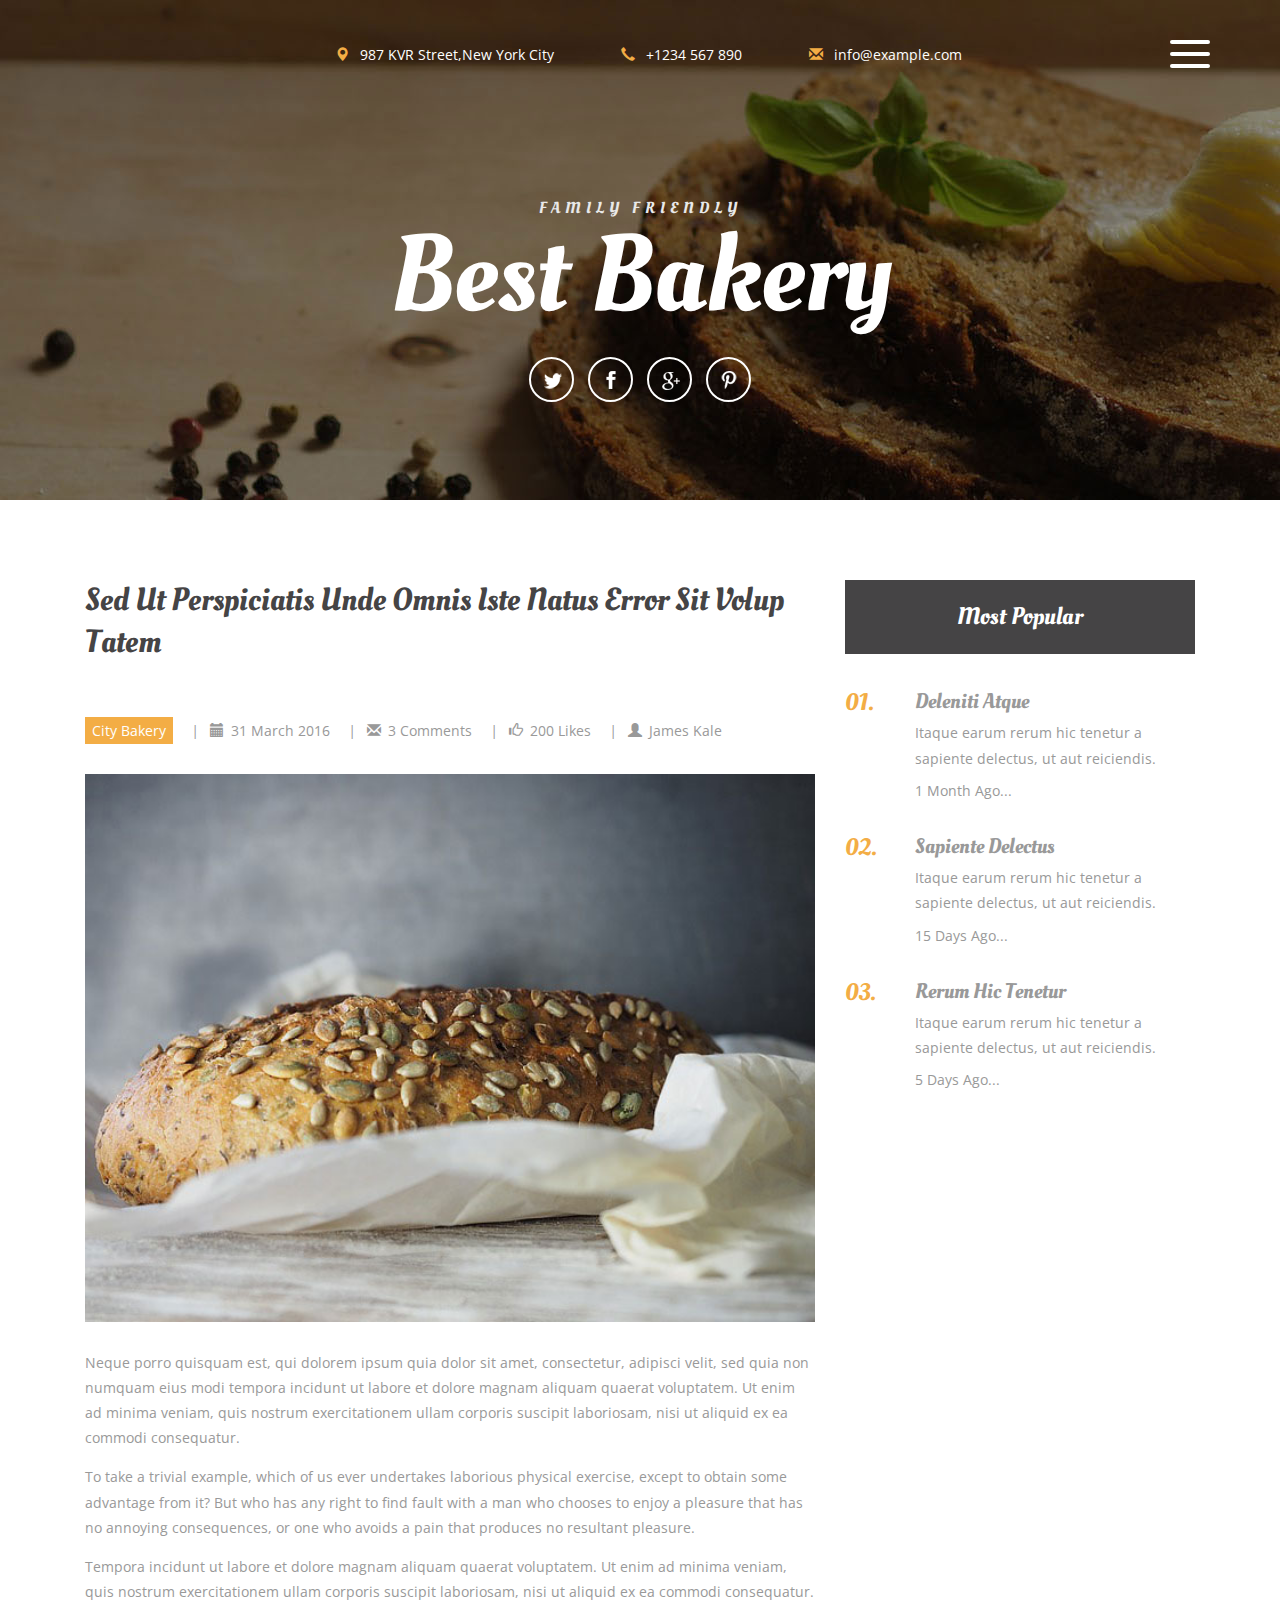
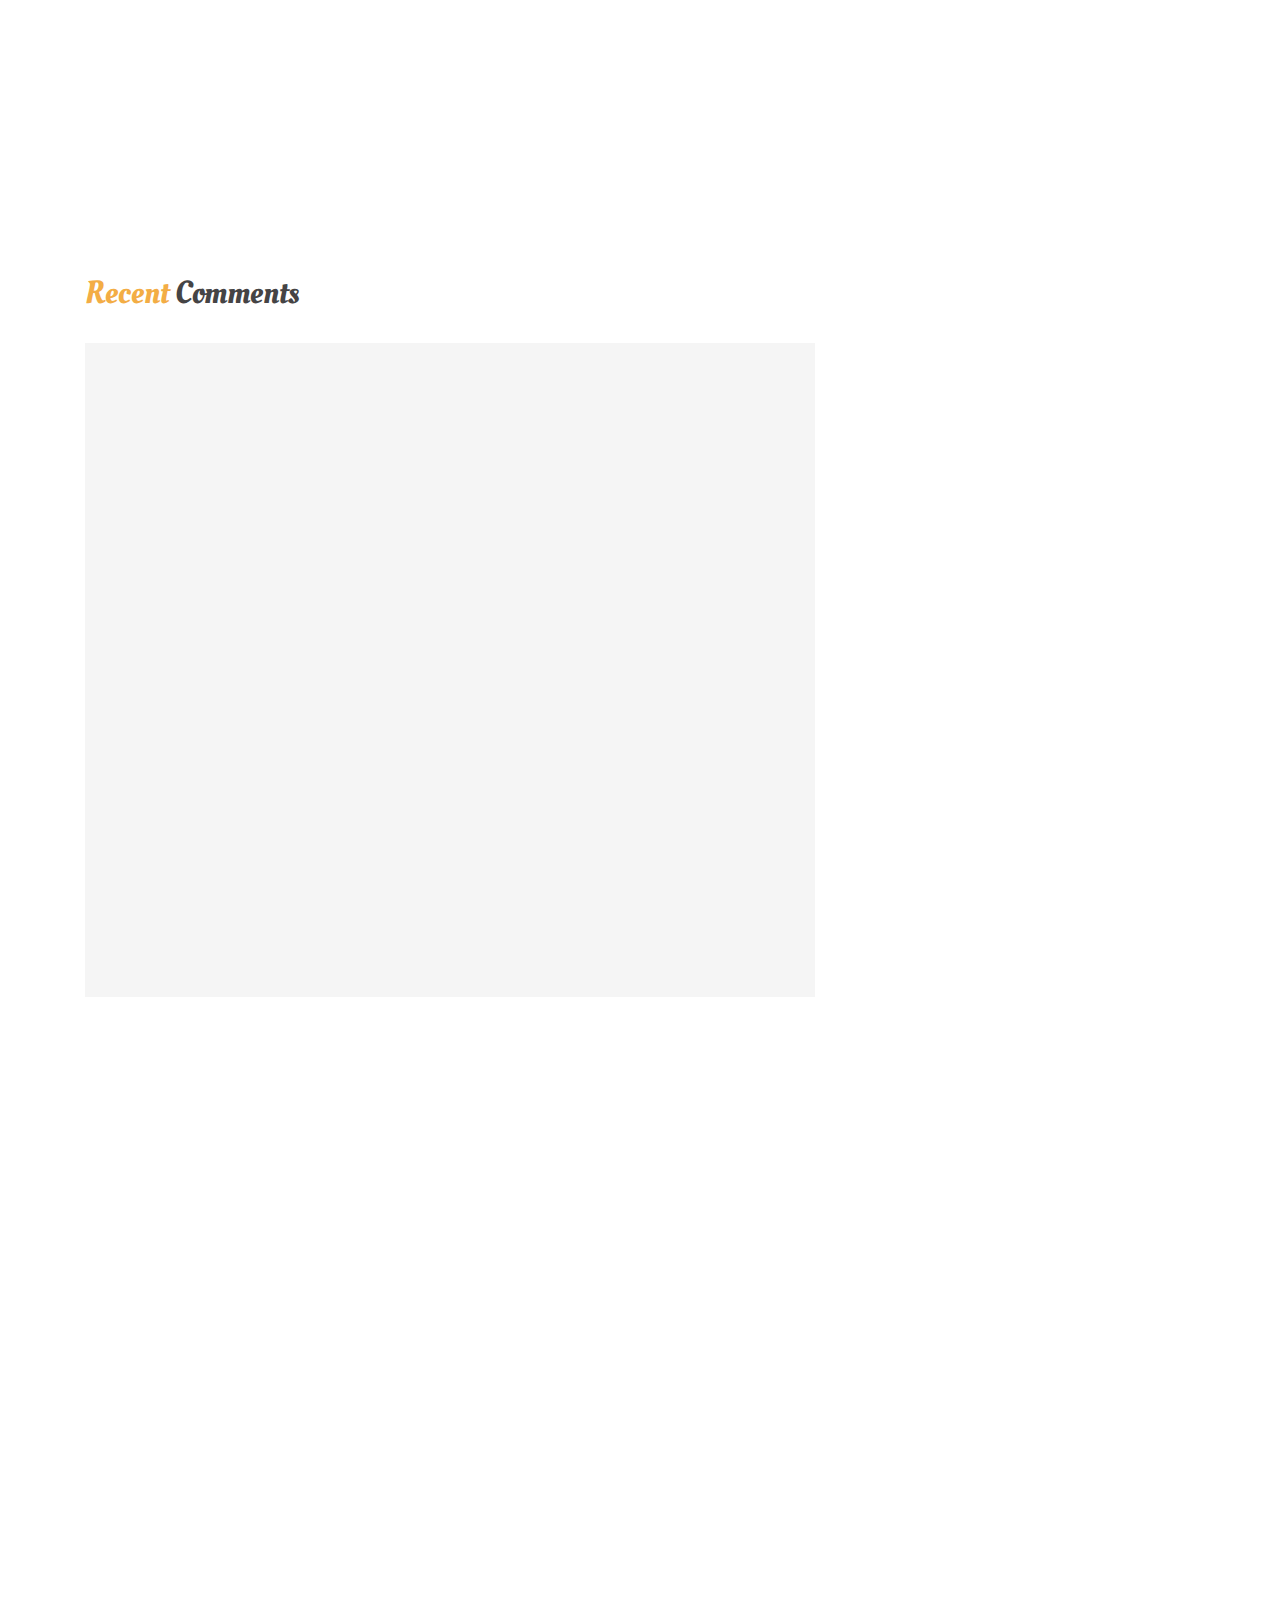
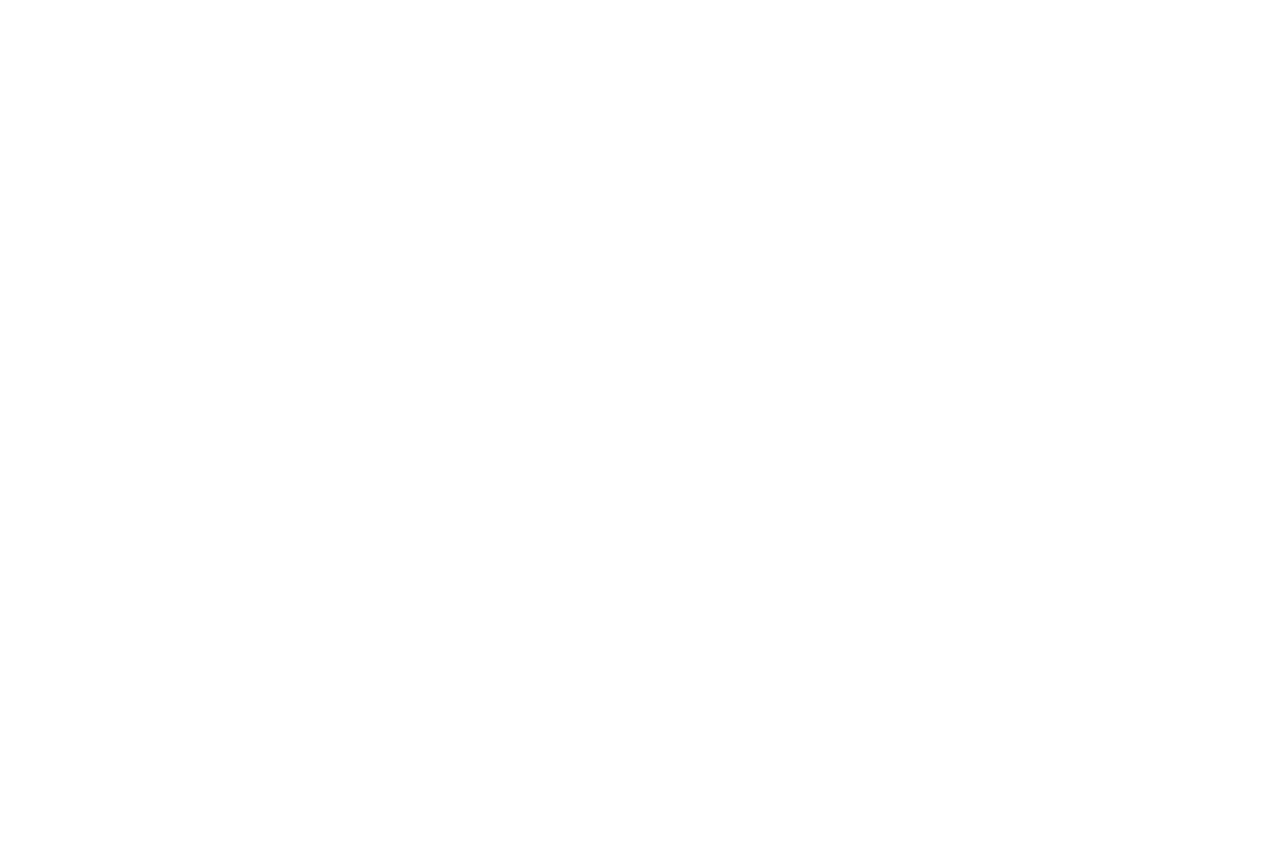
<file: single.html>
<!DOCTYPE html>
<html>
<head>
<title>Blog</title>
<!-- for-mobile-apps -->
<meta name="viewport" content="width=device-width, initial-scale=1">
<meta http-equiv="Content-Type" content="text/html; charset=utf-8" />
<meta name="keywords" content="Best Bakery Responsive web template, Bootstrap Web Templates, Flat Web Templates, Android Compatible web template, 
Smartphone Compatible web template, free webdesigns for Nokia, Samsung, LG, SonyEricsson, Motorola web design" />
<script type="application/x-javascript"> addEventListener("load", function() { setTimeout(hideURLbar, 0); }, false);
		function hideURLbar(){ window.scrollTo(0,1); } </script>
<!-- //for-mobile-apps -->
<link href="css/bootstrap.css" rel="stylesheet" type="text/css" media="all" />
<link href="css/style.css" rel="stylesheet" type="text/css" media="all" />
<!-- js -->
<script src="js/jquery-1.11.1.min.js"></script>
<!-- //js -->
<!-- animation-effect -->
<link href="css/animate.min.css" rel="stylesheet"> 
<script src="js/wow.min.js"></script>
<script>
 new WOW().init();
</script>
<!-- //animation-effect -->
<link href='https://fonts.googleapis.com/css?family=Oleo+Script:400,700' rel='stylesheet' type='text/css'>
<link href='https://fonts.googleapis.com/css?family=Open+Sans:400,300,300italic,400italic,600,600italic,700,700italic,800,800italic' rel='stylesheet' type='text/css'>
<!-- start-smooth-scrolling -->
<script type="text/javascript" src="js/move-top.js"></script>
<script type="text/javascript" src="js/easing.js"></script>
<script type="text/javascript">
	jQuery(document).ready(function($) {
		$(".scroll").click(function(event){		
			event.preventDefault();
			$('html,body').animate({scrollTop:$(this.hash).offset().top},1000);
		});
	});
</script>
<!-- start-smooth-scrolling -->
</head>
	
<body>
<!-- banner -->
	<div class="banner-figures">
		<div class="banner1">
			<div class="container banner-drop">
				<div class="header header1">
					<div class="header-left">
						<ul>
							<li class="animated wow fadeInLeftBig" data-wow-duration="1200ms" data-wow-delay="800ms"><span class="glyphicon glyphicon-map-marker" aria-hidden="true"></span> 987 KVR Street,New York City </li>
							<li class="animated wow fadeInLeftBig" data-wow-duration="1200ms" data-wow-delay="900ms"><span class="glyphicon glyphicon-earphone" aria-hidden="true"></span> +1234 567 890</li>
							<li class="animated wow fadeInLeftBig" data-wow-duration="1200ms" data-wow-delay="1000ms"><span class="glyphicon glyphicon-envelope" aria-hidden="true"></span> <a href="mailto:info@example.com">info@example.com</a></li>
						</ul>
					</div>
					<div class="header-right header-right1">
						<nav>
						  <ul>
							<li>
								<a href="index.html"><i class="glyphicon glyphicon-home" aria-hidden="true"></i><span>Home</span></a>
							</li>
							<li>
								<a href="about.html"><i class="glyphicon glyphicon-exclamation-sign" aria-hidden="true"></i><span>About</span></a>
							</li>
							<li>
								<a href="short-codes.html"><i class="glyphicon glyphicon-text-size" aria-hidden="true"></i><span>Short Codes</span></a>
							</li>
							<li>
								<a href="blog.html"><i class="glyphicon glyphicon-picture" aria-hidden="true"></i><span>Blog</span></a>
							</li>
							<li>
								<a href="mail.html"><i class="glyphicon glyphicon-envelope" aria-hidden="true"></i><span>Mail Us</span></a>
							</li>
						  </ul>
						</nav>
						<div class="menu-icon animated wow zoomIn" data-wow-duration="1000ms" data-wow-delay="800ms"><span></span></div>
					</div>
					<div class="clearfix"> </div>
				</div>
				<div class="logo animated wow bounceInDown" data-wow-duration="1000ms" data-wow-delay="500ms">
					<h1><a href="index.html"><span>family friendly</span>Best Bakery</a></h1>
				</div>
				<div class="social-icons animated wow bounceInDown" data-wow-duration="1000ms" data-wow-delay="800ms">
					<ul>
						<li><a href="#" class="twitter"></a></li>
						<li><a href="#" class="facebook"></a></li>
						<li><a href="#" class="google"></a></li>
						<li><a href="#" class="p"></a></li>
					</ul>
				</div>
			</div>
		</div>
			<script>
				(function($){
				  $(".menu-icon").on("click", function(){
						$(this).toggleClass("open");
						$(".container").toggleClass("nav-open");
						$("nav ul li").toggleClass("animate");
				  });
				  
				})(jQuery);
			</script>
	</div>
<!-- //banner -->
<!-- blog -->
	<div class="blog">
		<div class="container">
			<div class="col-md-8 blog-left">
				<div class="comments-list hover14 column animated wow fadeInUp" data-wow-duration="1200ms" data-wow-delay="500ms">
					<h3>Sed ut perspiciatis unde omnis iste natus error sit volup tatem</h3>
					<ul>
						<li><a href="single.html" class="bake">City Bakery</a> <i>|</i></li>
						<li><span class="glyphicon glyphicon-calendar" aria-hidden="true"></span>31 March 2016 <i>|</i></li>
						<li><a href="#"><span class="glyphicon glyphicon-envelope" aria-hidden="true"></span>3 Comments</a> <i>|</i></li>
						<li><a href="#"><span class="glyphicon glyphicon-thumbs-up" aria-hidden="true"></span>200 Likes</a> <i>|</i></li>
						<li><a href="#"><span class="glyphicon glyphicon-user" aria-hidden="true"></span>James Kale</a></li>
					</ul>
					<div>
						<figure><img src="images/1.jpg" alt=" " class="img-responsive" /></figure>
					</div>
					<p>Neque porro quisquam est, qui dolorem ipsum quia dolor sit amet, consectetur, 
						adipisci velit, sed quia non numquam eius modi tempora incidunt ut labore et dolore 
						magnam aliquam quaerat voluptatem. Ut enim ad minima veniam, quis nostrum 
						exercitationem ullam corporis suscipit laboriosam, nisi ut aliquid ex ea commodi 
						consequatur.
						<span>To take a trivial example, which of us ever undertakes laborious 
						physical exercise, except to obtain some advantage from it? But who has any 
						right to find fault with a man who chooses to enjoy a pleasure that has no 
						annoying consequences, or one who avoids a pain that produces no resultant 
						pleasure.</span><span>Tempora incidunt ut labore et dolore 
						magnam aliquam quaerat voluptatem. Ut enim ad minima veniam, quis nostrum 
						exercitationem ullam corporis suscipit laboriosam, nisi ut aliquid ex ea commodi 
						consequatur.</span></p>
				</div>
				<div class="admin animated wow fadeInUp" data-wow-duration="1200ms" data-wow-delay="500ms">
					<div class="admin-left">
						<img src="images/12.jpg" alt=" " class="img-responsive" />
					</div>
					<div class="admin-right">
						<p>Tempora incidunt ut labore et dolore 
							magnam aliquam quaerat voluptatem corporis suscipit laboriosam, nisi
							ut aliquid ex ea.<a href="#">Ricky Canon</a></p>
					</div>
					<div class="clearfix"> </div>
				</div>
				<div class="recent-comments">
					<h3>Recent <span>Comments</span></h3>
					<div class="recent-comments-grids">
						<div class="recent-comments-grid animated wow fadeInUp" data-wow-duration="1200ms" data-wow-delay="500ms">
							<div class="recent-comments-grid-left">
								<img src="images/9.jpg" alt=" " class="img-responsive" />
							</div>
							<div class="recent-comments-grid-right">
								<h4><a href="#">Admin</a></h4>
								<p>To take a trivial example, which of us ever undertakes 
									laborious physical exercise, except to obtain some advantage 
									from it.<span>5 Days Ago...</span></p>
							</div>
							<div class="clearfix"> </div>
						</div>
						<div class="recent-comments-grid animated wow fadeInUp" data-wow-duration="1200ms" data-wow-delay="500ms">
							<div class="recent-comments-grid-left">
								<img src="images/10.jpg" alt=" " class="img-responsive" />
							</div>
							<div class="recent-comments-grid-right">
								<h4><a href="#">Admin</a></h4>
								<p>To take a trivial example, which of us ever undertakes 
									laborious physical exercise, except to obtain some advantage 
									from it.<span>3 Days Ago...</span></p>
							</div>
							<div class="clearfix"> </div>
						</div>
						<div class="recent-comments-grid animated wow fadeInUp" data-wow-duration="1200ms" data-wow-delay="500ms">
							<div class="recent-comments-grid-left">
								<img src="images/11.jpg" alt=" " class="img-responsive" />
							</div>
							<div class="recent-comments-grid-right">
								<h4><a href="#">Admin</a></h4>
								<p>To take a trivial example, which of us ever undertakes 
									laborious physical exercise, except to obtain some advantage 
									from it.<span>2 Days Ago...</span></p>
							</div>
							<div class="clearfix"> </div>
						</div>
						<div class="recent-comments-grid animated wow fadeInUp" data-wow-duration="1200ms" data-wow-delay="500ms">
							<div class="recent-comments-grid-left">
								<img src="images/12.jpg" alt=" " class="img-responsive" />
							</div>
							<div class="recent-comments-grid-right">
								<h4><a href="#">Admin</a></h4>
								<p>To take a trivial example, which of us ever undertakes 
									laborious physical exercise, except to obtain some advantage 
									from it.<span>8 Hours Ago...</span></p>
							</div>
							<div class="clearfix"> </div>
						</div>
					</div>
				</div>
				<div class="leave-comment animated wow fadeInUp" data-wow-duration="1200ms" data-wow-delay="500ms">
					<h3>Post Your <span>Comment</span> Here</h3>
					<form>
						<input type="text" value="Name" onfocus="this.value = '';" onblur="if (this.value == '') {this.value = 'Name';}" required="">
						<input type="email" value="Email" onfocus="this.value = '';" onblur="if (this.value == '') {this.value = 'Email';}" required="">
						<input type="text" value="Website" onfocus="this.value = '';" onblur="if (this.value == '') {this.value = 'Website';}" required="">
						<textarea type="text"  onfocus="this.value = '';" onblur="if (this.value == '') {this.value = 'Message...';}" required="">Message...</textarea>
						<input type="submit" value="Send" >
					</form>
				</div>
			</div>
			<div class="col-md-4 blog-right">
				<div class="popular animated wow fadeInUp" data-wow-duration="1200ms" data-wow-delay="500ms">
					<h3>Most Popular</h3>
					<div class="popular-grid">
						<div class="popular-left">
							<h4>01.</h4>
						</div>
						<div class="popular-right">
							<h5><a href="single.html">deleniti atque</a></h5>
							<p>Itaque earum rerum hic tenetur a sapiente delectus, ut aut 
								reiciendis.<span>1 Month Ago...</span></p>
						</div>
						<div class="clearfix"> </div>
					</div>
					<div class="popular-grid">
						<div class="popular-left">
							<h4>02.</h4>
						</div>
						<div class="popular-right">
							<h5><a href="single.html">sapiente delectus</a></h5>
							<p>Itaque earum rerum hic tenetur a sapiente delectus, ut aut 
								reiciendis.<span>15 Days Ago...</span></p>
						</div>
						<div class="clearfix"> </div>
					</div>
					<div class="popular-grid">
						<div class="popular-left">
							<h4>03.</h4>
						</div>
						<div class="popular-right">
							<h5><a href="single.html">rerum hic tenetur</a></h5>
							<p>Itaque earum rerum hic tenetur a sapiente delectus, ut aut 
								reiciendis.<span>5 Days Ago...</span></p>
						</div>
						<div class="clearfix"> </div>
					</div>
				</div>
				<div class="subscribe animated wow fadeInUp" data-wow-duration="1200ms" data-wow-delay="500ms">
					<h3>Subscribe</h3>
					<p>Subscribe for daily varieties of food.</p>
					<form>
						<input type="email" value="Email" onfocus="this.value = '';" onblur="if (this.value == '') {this.value = 'Email';}" required="">
						<input type="submit" value="Submit" >
					</form>
				</div>
				<div class="categories animated wow fadeInUp" data-wow-duration="1200ms" data-wow-delay="500ms">
					<h3>Categories</h3>
					<ul>
						<li><a href="single.html">tenetur a sapiente delectus</a></li>
						<li><a href="single.html">Itaque earum rerum hic tenetur</a></li>
						<li><a href="single.html">qui dolorem eum fugiat quo</a></li>
						<li><a href="single.html">voluptas a asperiores delectus</a></li>
						<li><a href="single.html">perferendis doloribus repellat</a></li>
						<li><a href="single.html">eligendi optio cumque nihil</a></li>
					</ul>
				</div>
				<div class="instagram animated wow fadeInUp" data-wow-duration="1200ms" data-wow-delay="500ms">
					<h2>Instagram Posts</h2>
					<div class="instagram-grids">
						<div class="instagram-grid">
							<a href="single.html"><img src="images/1.jpg" alt=" " class="img-responsive" /></a>
						</div>
						<div class="instagram-grid">
							<a href="single.html"><img src="images/2.jpg" alt=" " class="img-responsive" /></a>
						</div>
						<div class="instagram-grid">
							<a href="single.html"><img src="images/3.jpg" alt=" " class="img-responsive" /></a>
						</div>
						<div class="instagram-grid">
							<a href="single.html"><img src="images/4.jpg" alt=" " class="img-responsive" /></a>
						</div>
						<div class="instagram-grid">
							<a href="single.html"><img src="images/5.jpg" alt=" " class="img-responsive" /></a>
						</div>
						<div class="instagram-grid">
							<a href="single.html"><img src="images/1.jpg" alt=" " class="img-responsive" /></a>
						</div>
						<div class="clearfix"> </div>
					</div>
				</div>
				<div class="tags animated wow fadeInUp" data-wow-duration="1200ms" data-wow-delay="500ms">
					<h3>Recent Tags</h3>
					<ul>
						<li>
							<a href="single.html">Food</a>
						</li>
						<li>
							<a href="single.html">Bread</a>
						</li>
						<li>
							<a href="single.html">Restaurants</a>
						</li>
						<li>
							<a href="single.html">Drinks</a>
						</li>
						<li>
							<a href="single.html">Offers</a>
						</li>
						<li>
							<a href="single.html">Food</a>
						</li>
						<li>
							<a href="single.html">Bread</a>
						</li>
						<li>
							<a href="single.html">Restaurants</a>
						</li>
						<li>
							<a href="single.html">Drinks</a>
						</li>
						<li>
							<a href="single.html">Food</a>
						</li>
						<li>
							<a href="single.html">Bread</a>
						</li>
						<li>
							<a href="single.html">Restaurants</a>
						</li>
						<li>
							<a href="single.html">Drinks</a>
						</li>
						<li>
							<a href="single.html">Dollars</a>
						</li>
					</ul>
				</div>
			</div>
			<div class="clearfix"> </div>
		</div>
	</div>
<!-- //blog -->
<!-- footer-top -->
	<div class="footer-top animated wow zoomInDown" data-wow-duration="1000ms" data-wow-delay="800ms">
		<div class="container">
			<h3>For Door delivery call- to- us <span>+1234 567 891</span></h3>
			<p>Request a free estimate from our <span>toll free</span> number</p>
			<div class="more">
				<a href="mail.html">Contact Us</a>
			</div>
			<div class="footer-top-image">
				<img src="images/1.png" alt=" " class="img-responsive" />
			</div>
		</div>
	</div>
<!-- //footer-top -->
<!-- footer -->
	<div class="footer-copy animated wow bounceInDown" data-wow-duration="1000ms" data-wow-delay="800ms">
		<div class="container">
			<div class="footer-copy-grids">
				<div class="col-md-3 footer-copy-grid">
					<h3>About <span>Bakery</span></h3>
					<img src="images/6.jpg" alt=" " class="img-responsive" />
					<p>But I must explain to you how all this mistaken idea of denouncing pleasure 
						and praising pain was born.</p>
				</div>
				<div class="col-md-3 footer-copy-grid">
					<h3>Contact <span>Us</span></h3>
					<form>
						<input type="text" value="Name" onfocus="this.value = '';" onblur="if (this.value == '') {this.value = 'Name';}" required="">
						<input type="email" value="Email" onfocus="this.value = '';" onblur="if (this.value == '') {this.value = 'Email';}" required="">
						<textarea type="text"  onfocus="this.value = '';" onblur="if (this.value == '') {this.value = 'Message...';}" required="">Message...</textarea>
						<input type="submit" value="Submit" >
					</form>
				</div>
				<div class="col-md-3 footer-copy-grid">
					<h3>Popular <span>Items</span></h3>
					<div class="footer-copy-grids">
						<div class="col-xs-4 footer-copy-grid1">
							<a href="single.html"><img src="images/1.jpg" alt=" " class="img-responsive" /></a>
						</div>
						<div class="col-xs-4 footer-copy-grid1">
							<a href="single.html"><img src="images/2.jpg" alt=" " class="img-responsive" /></a>
						</div>
						<div class="col-xs-4 footer-copy-grid1">
							<a href="single.html"><img src="images/3.jpg" alt=" " class="img-responsive" /></a>
						</div>
						<div class="clearfix"> </div>
					</div>
					<div class="footer-copy-grids">
						<div class="col-xs-4 footer-copy-grid1">
							<a href="single.html"><img src="images/4.jpg" alt=" " class="img-responsive" /></a>
						</div>
						<div class="col-xs-4 footer-copy-grid1">
							<a href="single.html"><img src="images/5.jpg" alt=" " class="img-responsive" /></a>
						</div>
						<div class="col-xs-4 footer-copy-grid1">
							<a href="single.html"><img src="images/2.jpg" alt=" " class="img-responsive" /></a>
						</div>
						<div class="clearfix"> </div>
					</div>
				</div>
				<div class="col-md-3 footer-copy-grid">
					<h3>Navigation</h3>
					<ul>
						<li><a href="mail.html">Mail Us</a></li>
						<li><a href="blog.html">Blog</a></li>
						<li><a href="about.html">About Us</a></li>
						<li><a href="short-codes.html">Short Codes</a></li>
					</ul>
				</div>
				<div class="clearfix"> </div>
			</div>
		</div>
	</div>
	<div class="footer animated wow bounce" data-wow-duration="1000ms" data-wow-delay="800ms">
		<div class="container">
			<p>Copyright &copy; 2016.Company name All rights reserved.More Templates <a href="http://www.cssmoban.com/" target="_blank" title="模板之家">模板之家</a> - Collect from <a href="http://www.cssmoban.com/" title="网页模板" target="_blank">网页模板</a></p>
		</div>
	</div>
<!-- //footer -->
<!-- here stars scrolling icon -->
	<script type="text/javascript">
		$(document).ready(function() {
			/*
				var defaults = {
				containerID: 'toTop', // fading element id
				containerHoverID: 'toTopHover', // fading element hover id
				scrollSpeed: 1200,
				easingType: 'linear' 
				};
			*/
								
			$().UItoTop({ easingType: 'easeOutQuart' });
								
			});
	</script>
<!-- //here ends scrolling icon -->
</body>
</html>
</file>
<file: css/style.css>
html, body{
    font-size: 100%;
	background:	#fff;
	font-family: 'Open Sans', sans-serif;
}
p{
	margin:0;
}
h1,h2,h3,h4,h5,h6{
	font-family: 'Oleo Script', cursive;
	font-weight:100;
	margin:0;
}
ul,label{
	margin:0;
	padding:0;
}
body a:hover{
	text-decoration:none;
}
/*-- banner --*/
.header ul li a,.more a,.footer p a,input[type="submit"],.recent-comments-grid-right h4 a,.admin-right p a,.tags ul li a,.comments-list ul li a,.categories ul li a,.comments-list h3 a,.popular-right h5 a,.mail-grid-left-pos,.mail-grid-left,.team-grid1-sub,.footer-copy-grid ul li a,.about-grid-left1 ul li a,.about-grid ul li a{
	transition:.5s ease-in-out;
	-webkit-transition:.5s ease-in-out;
	-moz-transition:.5s ease-in-out;
	-o-transition:.5s ease-in-out;
	-ms-transition:.5s ease-in-out;
}
.banner{
	background:url(../images/banner1.jpg) no-repeat 0px 0px;
	background-size:cover;
	-webkit-background-size:cover;
	-moz-background-size:cover;
	-o-background-size:cover;
	-ms-background-size:cover;
	min-height:800px;
}
.banner1{
	background:url(../images/banner.jpg) no-repeat 0px 0px;
	background-size:cover;
	-webkit-background-size:cover;
	-moz-background-size:cover;
	-o-background-size:cover;
	-ms-background-size:cover;
	min-height:500px;
}
.header{
	padding:5em 0 15em;
    text-align: center;
}
.header-left ul li{
	display:inline-block;
	margin-right:5em;
	font-size:14px;
	color:#fff;
}
.header-left ul li span{
	left:-.5em;
	color:#F3AD45;
}
.header-left ul li a{
	color:#fff;
	text-decoration:none;
}
.header-left ul li a:hover{
	color:#F3AD45;
}
.header-left{
	float: left;
	padding:.7em 0 0 17em;
}
.header-right{
	float: right;
}
.logo {
    text-align: center;
}
.logo h1 a{
	font-size:3em;
	text-decoration:none;
	text-align:center;
	color:#fff;
}
.logo h1 a span{
	display: block;
    font-size: 16px;
    text-transform: uppercase;
    letter-spacing: 5px;
    color: #E9E9E9;
}
.container.banner-drop.nav-open{
  margin-top: 8em;
  -webkit-transition: all 0.3s ease;
  transition: all 0.3s ease;
}

/*
  menu icon css3
*/
.menu-icon {
  position: relative;
  display: block;
  width: 2.5em;
  height: 2.5em;
  cursor: pointer;
}
.menu-icon:hover span {
  background:#F3AD45;
}
.menu-icon:hover span:before, .menu-icon:hover span:after {
  background:#F3AD45;
}

.menu-icon > span {
  position: absolute;
  top: 50%;
  display: block;
  width: 100%;
  height: 0.25em;
  background-color:#FFFFFF;
  border-radius: 3px;
  -webkit-transition: -webkit-transform 0.3s, background 0.25s ease;
  -webkit-transition: background 0.25s ease, -webkit-transform 0.3s;
  transition: background 0.25s ease, -webkit-transform 0.3s;
  transition: transform 0.3s, background 0.25s ease;
  transition: transform 0.3s, background 0.25s ease, -webkit-transform 0.3s;
}

.menu-icon > span:before,
.menu-icon > span:after {
  content: "";
  right: 0em;
  position: absolute;
  width: 100%;
  height: 100%;
  background-color:#FFFFFF;
  border-radius: 3px;
  -webkit-transition: -webkit-transform 0.3s, background 0.25s ease;
  -webkit-transition: background 0.25s ease, -webkit-transform 0.3s;
  transition: background 0.25s ease, -webkit-transform 0.3s;
  transition: transform 0.3s, background 0.25s ease;
  transition: transform 0.3s, background 0.25s ease, -webkit-transform 0.3s;
}

.menu-icon > span:before {
  -webkit-transform: translateY(-0.75em);
  transform: translateY(-0.75em);
  -moz-transform: translateY(-0.75em);
  -o-transform: translateY(-0.75em);
  -ms-transform: translateY(-0.75em);
}

.menu-icon > span:after {
  -webkit-transform: translateY(0.75em);
  transform: translateY(0.75em);
  -moz-transform: translateY(0.75em);
  -o-transform: translateY(0.75em);
  -ms-transform: translateY(0.75em);
}

/* OPENED */
.menu-icon.open {
  -webkit-transform: rotate(45deg);
  transform: rotate(45deg);
  -moz-transform: rotate(45deg);
  -o-transform: rotate(45deg);
  -ms-transform: rotate(45deg);
}

.menu-icon.open > span:before {
  -webkit-transform: rotate(90deg);
  transform: rotate(90deg);
  -moz-transform: rotate(90deg);
  -o-transform: rotate(90deg);
  -ms-transform: rotate(90deg);
}

.menu-icon.open > span:after {
  -webkit-transform: rotate(90deg);
  transform: rotate(90deg);
  -moz-transform: rotate(90deg);
  -o-transform: rotate(90deg);
  -ms-transform: rotate(90deg);
}

.header-right nav {
	position: absolute;
    top: -23%;
    left: 24%;
    color: #999;
    z-index: -1;
}
.header-right nav ul li.animate {
  top: 0;
}
.header-right nav ul li {
  display: inline-block;
  text-align: center;
  margin: 1em 2em;
  cursor: pointer;
  position: relative;
  top: -8em;
}
.header-right nav ul li:nth-child(1) {
  -moz-transition: top 0.3s ease 0.15s;
  -o-transition: top 0.3s ease 0.15s;
  -webkit-transition: top 0.3s ease;
  -webkit-transition-delay: 0.15s;
  -webkit-transition: top 0.3s ease 0.15s;
  transition: top 0.3s ease 0.15s;
}
.header-right nav ul li:nth-child(2) {
  -moz-transition: top 0.3s ease 0.2s;
  -o-transition: top 0.3s ease 0.2s;
  -webkit-transition: top 0.3s ease;
  -webkit-transition-delay: 0.2s;
  -webkit-transition: top 0.3s ease 0.2s;
  transition: top 0.3s ease 0.2s;
}
.header-right nav ul li:nth-child(3) {
  -moz-transition: top 0.3s ease 0.25s;
  -o-transition: top 0.3s ease 0.25s;
  -webkit-transition: top 0.3s ease;
  -webkit-transition-delay: 0.25s;
  -webkit-transition: top 0.3s ease 0.25s;
  transition: top 0.3s ease 0.25s;
}
.header-right nav ul li:nth-child(4) {
  -moz-transition: top 0.3s ease 0.3s;
  -o-transition: top 0.3s ease 0.3s;
  -webkit-transition: top 0.3s ease;
  -webkit-transition-delay: 0.3s;
  -webkit-transition: top 0.3s ease 0.3s;
  transition: top 0.3s ease 0.3s;
}
.header-right nav ul li:nth-child(5) {
  -moz-transition: top 0.3s ease 0.35s;
  -o-transition: top 0.3s ease 0.35s;
  -webkit-transition: top 0.3s ease;
  -webkit-transition-delay: 0.35s;
  -webkit-transition: top 0.3s ease 0.35s;
  transition: top 0.3s ease 0.35s;
}
.header-right nav ul li:hover {
  opacity: 1;
}
.header-right nav ul li i {
  font-size: 1.5em;
  background:#F3AD45;
  padding: 0.75em;
  border-radius: 50%;
  color: white;
  display: inline-block;
  overflow: hidden;
  text-shadow: 0px 0px #D5963A, 1px 1px #D5963A, 2px 2px #D5963A, 3px 3px #D5963A, 4px 4px #D5963A, 5px 5px #D5963A, 6px 6px #D5963A, 7px 7px #D5963A, 8px 8px #D5963A, 9px 9px #D5963A, 10px 10px #D5963A, 11px 11px #D5963A, 12px 12px #D5963A, 13px 13px #D5963A, 14px 14px #D5963A, 15px 15px #D5963A, 16px 16px #D5963A, 17px 17px #D5963A, 18px 18px #D5963A, 19px 19px #D5963A, 20px 20px #D5963A, 21px 21px #D5963A, 22px 22px #D5963A, 23px 23px #D5963A, 24px 24px #D5963A, 25px 25px #D5963A, 26px 26px #D5963A, 27px 27px #D5963A, 28px 28px #D5963A, 29px 29px #D5963A, 30px 30px #D5963A, 31px 31px #D5963A, 32px 32px #D5963A, 33px 33px #D5963A, 34px 34px #D5963A, 35px 35px #D5963A, 36px 36px #D5963A, 37px 37px #D5963A, 38px 38px #D5963A, 39px 39px #D5963A, 40px 40px #D5963A, 41px 41px #D5963A, 42px 42px #D5963A, 43px 43px #D5963A, 44px 44px #D5963A, 45px 45px #D5963A, 46px 46px #D5963A, 47px 47px #D5963A, 48px 48px #D5963A, 49px 49px #D5963A, 50px 50px #D5963A, 51px 51px #D5963A, 52px 52px #D5963A, 53px 53px #D5963A, 54px 54px #D5963A, 55px 55px #D5963A, 56px 56px #D5963A, 57px 57px #D5963A, 58px 58px #D5963A, 59px 59px #D5963A, 60px 60px #D5963A;
}
.header-right nav ul li.active i {
  background:#454445;
  text-shadow: 0px 0px #525252, 1px 1px #525252, 2px 2px #525252, 3px 3px #525252, 4px 4px #525252, 5px 5px #525252, 6px 6px #525252, 7px 7px #525252, 8px 8px #525252, 9px 9px #525252, 10px 10px #525252, 11px 11px #525252, 12px 12px #525252, 13px 13px #525252, 14px 14px #525252, 15px 15px #525252, 16px 16px #525252, 17px 17px #525252, 18px 18px #525252, 19px 19px #525252, 20px 20px #525252, 21px 21px #525252, 22px 22px #525252, 23px 23px #525252, 24px 24px #525252, 25px 25px #525252, 26px 26px #525252, 27px 27px #525252, 28px 28px #525252, 29px 29px #525252, 30px 30px #525252, 31px 31px #525252, 32px 32px #525252, 33px 33px #525252, 34px 34px #525252, 35px 35px #525252, 36px 36px #525252, 37px 37px #525252, 38px 38px #525252, 39px 39px #525252, 40px 40px #525252, 41px 41px #525252, 42px 42px #525252, 43px 43px #525252, 44px 44px #525252, 45px 45px #525252, 46px 46px #525252, 47px 47px #525252, 48px 48px #525252, 49px 49px #525252, 50px 50px #525252, 51px 51px #525252, 52px 52px #525252, 53px 53px #525252, 54px 54px #525252, 55px 55px #525252, 56px 56px #525252, 57px 57px #525252, 58px 58px #525252, 59px 59px #525252, 60px 60px #525252;
}
.header-right nav ul li.active a{
	color:#F3AD45;
}
.header-right nav ul li a{
    color: #454445;
    font-family: 'Oleo Script', cursive;
	text-decoration: none;
}
.header-right nav ul li a span{
    display: block;
	font-size: 1.2em;
}
.container {
    margin: 0 auto;
    -moz-transition: all 0.3s ease 0.6s;
    -o-transition: all 0.3s ease 0.6s;
    -webkit-transition: all 0.3s ease;
    -webkit-transition-delay: 0.6s;
    -webkit-transition: all 0.3s ease 0.6s;
    transition: all 0.3s ease 0.6s;
    z-index: 10;
    position: relative;
	-o-transition-delay: 0.1s;
	-moz-transition-delay: 0.6s;
	-ms-transition-delay: 0.6s;
}
.container.nav-open .header-right nav {
    z-index: 1;
}
.social-icons {
    padding: 1em 0 0;
    text-align: center;
}
.social-icons ul li{
	display:inline-block;
	padding: 0 !important;
    margin: 5px !important;
}
.social-icons ul li a{
	width: 45px;
    height: 45px;
    border: 2px solid #fff;
    border-radius: 100%;
}
.social-icons ul li a,.services-grid h5 a,.footer-copy p a,.footer-grid ul li a,.contact-left2 ul li a,.mail input[type="submit"]{
	transition:.5s ease-in-out;
	-webkit-transition:.5s ease-in-out;
	-moz-transition:.5s ease-in-out;
	-o-transition:.5s ease-in-out;
	-ms-transition:.5s ease-in-out;
}
.social-icons ul li a.twitter:hover{
	background: url(../images/img-sp.png) no-repeat 1px -46px #F3AD45;
    border:2px solid #F3AD45;
}
.social-icons ul li a.twitter{
	background:url(../images/img-sp.png) no-repeat 1px -46px;
	display:block;
}
.social-icons ul li a.facebook{
	background:url(../images/img-sp.png) no-repeat -49px -47px;
	display:block;
}
.social-icons ul li a.facebook:hover{
	background:url(../images/img-sp.png) no-repeat -49px -47px #F3AD45;
	border:2px solid #F3AD45;
}
.social-icons ul li a.google{
	background:url(../images/img-sp.png) no-repeat -96px -46px;
	display:block;
}
.social-icons ul li a.google:hover{
	background:url(../images/img-sp.png) no-repeat -96px -46px #F3AD45;
	border:2px solid #F3AD45;
}
.social-icons ul li a.p{
	background:url(../images/img-sp.png) no-repeat -143px -46px;
	display:block;
}
.social-icons ul li a.p:hover{
	background:url(../images/img-sp.png) no-repeat -143px -46px #F3AD45;
	border:2px solid #F3AD45;
}
/*-- //banner --*/
/*-- banner-bottom --*/
/*--flexisel--*/
.flex-slider{	
background:#222227;
padding: 70px 0 165px 0;
}
#flexiselDemo1 {
	display: none;
}
.nbs-flexisel-container {
	position: relative;
	max-width: 100%;
}
.nbs-flexisel-ul {
	position: relative;
	width: 9999px;
	margin: 0px;
	padding: 0px;
	list-style-type: none;
}
.nbs-flexisel-inner {
	overflow: hidden;
	margin: 0px auto;
	border-right:none;
}
.nbs-flexisel-item {
	float: left;
    margin: 0;
    padding: 0em;
    position: relative;
    line-height: 0px;
	text-align: center;
}
.nbs-flexisel-item > img {
	cursor: pointer;
	position: relative;
}
/*---- Nav ---*/
.nbs-flexisel-nav-left, .nbs-flexisel-nav-right {
	width: 22px;
    height: 69px;
	position: absolute;
	cursor: pointer;
	z-index: 100;
}
.nbs-flexisel-nav-left {
	left: 0%;
    top: 33% !important;
    background:none;
}
.nbs-flexisel-nav-right {
	right: 0%;
    top: 33% !important;
    background: none;
}
/*--//flexisel--*/
.item-sub{
	background:url(../images/1.jpg) no-repeat 0px 0px;
	background-size:cover;
	-webkit-background-size:cover;
	-moz-background-size:cover;
	-o-background-size:cover;
	-ms-background-size:cover;
}
.item-sub1{
	background:url(../images/2.jpg) no-repeat 0px 0px;
	background-size:cover;
	-webkit-background-size:cover;
	-moz-background-size:cover;
	-o-background-size:cover;
	-ms-background-size:cover;
}
.item-sub2{
	background:url(../images/3.jpg) no-repeat 0px 0px;
	background-size:cover;
	-webkit-background-size:cover;
	-moz-background-size:cover;
	-o-background-size:cover;
	-ms-background-size:cover;
}
.item-sub3{
	background:url(../images/4.jpg) no-repeat 0px 0px;
	background-size:cover;
	-webkit-background-size:cover;
	-moz-background-size:cover;
	-o-background-size:cover;
	-ms-background-size:cover;
}
.item-sub3,.item-sub,.item-sub1,.item-sub2{
	min-height:480px;
}
.item1 i{
	font-size:2em;
	color:#fff;
	top:4em;
}
.item1 h3{
	font-size: 3.5em;
    color: #fff;
    margin:3em 0 0em;
}
.item1 p{
	font-size:14px;
	color:#f5f5f5;
	line-height:1.8em;
	margin:0 auto;
	width:80%;
}
.item{
	position:relative;
}
.item .p-mask, .row .product .vm-product-media-container .p-mask {
    opacity: 0;
    visibility: hidden;
    background:rgba(0, 0, 0, 0.72);
    bottom: 0%;
    position: absolute;
    padding:1.5em 1.5em;
    width: 100%;
    -webkit-transform: translate3d( 0px, 100%, 0px );
    -moz-transform: translate3d( 0px, 100%, 0px );
    -ms-transform: translate3d( 0px, 100%, 0px );
    -o-transform: translate3d( 0px, 100%, 0px );
    transform: translate3d( 0px, 100%, 0px );
    -webkit-transition: all .5s ease 0s;
    -moz-transition: all .5s ease 0s;
    transition: all .5s ease 0s;
    text-align: left;
}
.item .p-mask .p-desc{
    color: #a3a3a3;
    position: relative;
    display: block;
    margin-bottom: 10px;
    padding-bottom: 10px;
    font-size: 1em;
}
.item:hover .p-mask, .row .product:hover .p-mask {
    opacity: 1;
    visibility: visible;
    -webkit-transform: translate3d( 0px, 0px, 0px );
    -moz-transform: translate3d( 0px, 0px, 0px );
    -ms-transform: translate3d( 0px, 0px, 0px );
    -o-transform: translate3d( 0px, 0px, 0px );
    transform: translate3d( 0px, 0px, 0px );
}
.p-mask h4{
	color:#F3AD45;
	font-size:1.5em;
	text-decoration:none;
	line-height:1.8em;
}
.p-mask p{
	margin: 0;
    color: #D7D7D7;
    line-height: 1.8em;
    font-size: 14px;
}
/*-- //banner-bottom --*/
/*-- banner-bottom-grids --*/
.banner-bottom-grid,.banner-bottom-grid-left,.banner-bottom-grid-sub{
	padding:0;
}
.banner-bottom-grid-left{
	padding:7em 0 0 12em;
}
.banner-bottom-grid-left h2{
	font-size:2.5em;
	color:#454445;
	margin:0;
	line-height:1.5em;
	text-transform:capitalize;
}
.banner-bottom-grid-left h2 span{
	color:#F3AD45;
}
.banner-bottom-grid-left p{
	margin:1em 0 4em;
	color:#999;
	line-height:1.8em;
	font-size:14px;
	width: 70%;
}
.more a{
	padding:8px 35px;
	border:1px solid #F3AD45;
	font-size:1em;
	color:#F3AD45;
	text-decoration:none;
	font-family: 'Oleo Script', cursive;
}
.more a:hover{
	border:1px solid #454445;
	color:#fff;
	background:#454445;
}
.banner-bottom-grid img{
	width:100%;
}
.banner-bottom-grid1{
	position: absolute;
    bottom: -20%;
    left: -30%;
    padding: 1em;
    width: 100%;
    background: #454445;
	z-index: 1;
}
.banner-bottom-grid1-pos,.banner-bottom-grid-sub-pos{
	padding:2em;
	border: 1px solid #DFDEDC;
}
.banner-bottom-grid,.banner-bottom-grid-sub{
	position:relative;
}
.banner-bottom-grid1-pos h3{
	font-size: 2.5em;
    color: #fff;
    text-transform: capitalize;
    margin: 0;
    text-align: center;
	line-height:1.5em;
}
.banner-bottom-grid-sub-pos h3{
	font-size: 2.5em;
    color: #fff;
    text-transform: capitalize;
    margin: 0;
    text-align: center;
	font-family: 'Open Sans', sans-serif;
	line-height:1.6em;
}
.banner-bottom-grid1-pos h3 span{
	font-size:.9em;
	display:block;
}
.banner-bottom-grid1-pos h3 i{
	color: #F3AD45;
    display: block;
    font-size: 1.5em;
}
.banner-bottom-grid-sub1{
	position: absolute;
    top: 0%;
    left: 0%;
    padding: 1em;
    width: 81%;
    height: 100%;
}
.banner-bottom-grid-sub-pos h3 span {
    font-family: 'Oleo Script', cursive;
    font-size: .7em;
    color: #F3AD45;
}
.banner-bottom-grid-sub-pos h3 i {
    font-style: normal;
    font-weight: 600;
}
.banner-bottom-grid-left1 {
    padding: 12em 0 0;
}
.banner-bottom-grid-left1 p{
	font-size: 2em;
    color: #999;
    margin: 0;
    line-height: 1.8em;
    padding-left: 2em;
    position: relative;
    width: 75%;
    text-transform: capitalize;
}
.banner-bottom-grid-left1 p:before{
	background:url(../images/img-sp.png) no-repeat -7px -109px;
	display:block;
	width:32px;
	height:32px;
	content:'';
	position:absolute;
	top:0%;
	left:0%;
}
/*-- //banner-bottom-grids --*/
/*-- footer-top --*/
.footer-top{
	background:url(../images/8.jpg) no-repeat 0px 0px;
	background-size:cover;
	-webkit-background-size:cover;
	-moz-background-size:cover;
	-o-background-size:cover;
	-ms-background-size:cover;
	min-height:400px;
	padding:5em 0 0;
	text-align:center;
	position:relative;
}
.footer-top h3{
	font-size:2em;
	color:#fff;
	margin:0;
	line-height:1.5em;
	font-family: 'Open Sans', sans-serif;
}
.footer-top h3 span{
	color: #F3AD45;
    font-size: 2.1em;
	font-family: 'Oleo Script', cursive;
}
.footer-top p{
	font-size:14px;
	color:#f5f5f5;
	margin:1em 0 4em;
	line-height:1.8em;
}
.footer-top p span {
    text-transform: uppercase;
}
.footer-top-image {
    position: absolute;
    right: 0%;
    bottom: -83%;
}
/*-- //footer-top --*/
/*-- footer --*/
.footer{
	padding:1.5em 0;
	background:#000;
	text-align:center;
}
.footer p{
	font-size:14px;
	color:#f5f5f5;
	margin:0;
	line-height:1.8em;
}
.footer p a{
	color:#F3AD45;
	text-decoration:none;
}
.footer p a:hover{
	color:#fff;
}
.footer-copy{
	padding:2em 0;
	background:#131313;
}
.footer-copy-grid h3{
	font-size:2em;
	color:#fff;
	margin:0 0 1em;
}
.footer-copy-grid h3 span{
	color:#F3AD45;
}
.footer-copy-grid p{
	color:#999;
	margin:1em 0 0;
	line-height:1.8em;
	font-size:14px;
}
.footer-copy-grid1 {
    padding:0 .4em .4em;
}
.footer-copy-grid input[type="text"],.footer-copy-grid input[type="email"],.footer-copy-grid textarea{
	outline: none;
    border: 1px solid #3B3B3B;
    padding: 7px 10px;
    background: #000;
    color: #999;
    font-size: 14px;
    width: 100%;
}
.footer-copy-grid input[type="email"]{
	margin:.5em 0;
}
.footer-copy-grid textarea{
	min-height:100px;
	resize:none;
}
.footer-copy-grid input[type="submit"]{
	outline:none;
	border:none;
	padding:7px 0;
	background:#454445;
	color:#fff;
	font-size:14px;
	width:50%;
	margin:.2em 0 0;
}
.footer-copy-grid input[type="submit"]:hover{
	background:#F3AD45;
}
.footer-copy-grid ul li{
	padding-left: 2em;
    margin-bottom: 1em;
    background: url(../images/img-sp.png) no-repeat -15px -163px;
    list-style-type: none;
}
.footer-copy-grid ul li a{
	font-size:14px;
	color:#999;
	text-decoration:none;
}
.footer-copy-grid ul li a:hover{
	color:#fff;
}
/*-- //footer --*/
/*-- to-top --*/
#toTop {
	display: none;
	text-decoration: none;
	position: fixed;
	bottom: 20px;
	right: 2%;
	overflow: hidden;
	z-index: 999; 
	width: 32px;
	height: 32px;
	border: none;
	text-indent: 100%;
	background: url(../images/top_arrow.png) no-repeat 0px 0px;
}
#toTopHover {
	width: 32px;
	height: 32px;
	display: block;
	overflow: hidden;
	float: right;
	opacity: 0;
	-moz-opacity: 0;
	filter: alpha(opacity=0);
}
/*-- //to-top --*/
/*-- about --*/
.header1 {
	padding:2em 0 8em !important;
}
.header-right1 nav {
    top: -31% !important;
}
.about,.team,.typo,.mail,.blog{
	padding:5em 0;
}
.about-grid-left{
	border:1px solid #DEDEDE;
	padding:1em;
}
.about-grid-left1{
	padding:1.5em;
	border:1px solid #DEDEDE;
}
.about-grid-left1 h2{
	font-size: 1.5em;
    color: #454445;
    margin: 0;
    line-height: 1.5em;
    text-transform: capitalize;
}
.about-grid-left1 h2 span{
	color:#F3AD45;
}
.about-grid-left1 p{
	padding:1.5em 0 0;
	margin:1.5em 0 1em;
	border-top:1px solid #DEDEDE;
	font-size:14px;
	color:#999;
	line-height:1.8em;
}
.about-grid-left1 h4{
	font-size:1.2em;
	color:#F3AD45;
	margin:0;
	line-height:1.5em;
}
.about-grid-left1 ul{
	padding:1em 0 2em;
}
.about-grid ul{
	padding:1em 0 0;
}
.about-grid-left1 ul li,.about-grid ul li{
	padding-left: 2em;
    margin-bottom: 1em;
    background: url(../images/img-sp.png) no-repeat -15px -204px;
    list-style-type: none;
}
.about-grid-left1 ul li a,.about-grid ul li a{
	color:#999;
	font-size:14px;
	text-decoration:none;
	text-transform: capitalize;
}
.about-grid-left1 ul li a:hover,.about-grid ul li a:hover{
	color: #454445;
}
.about-grid h3,.team h3,h2.title,.mail h2,.map-grid h3,.recent-comments h3,.leave-comment h3{
	font-size:2em;
	color:#F3AD45;
	margin:0;
}
.about-grid h3{
	margin:0 0 1em !important;
}
.about-grid p{
	margin:1em 0 0;
	color:#999;
	line-height:1.8em;
	font-size:14px;
}
.about-grid p span{
	display:block;
	margin:1em 0 0;
}
.about-grid h3 span,.team h3 span,.mail h2 span,.map-grid h3 span,.recent-comments h3 span,.leave-comment h3 span{
	color: #454445;
}
.team-grids{
	margin:3em 0 0;
}
.team-grid1-sub{
	padding:1em;
	background:#F3AD45;
}
.team-grid:hover .team-grid1-sub{
	background:#454445;
}
.team-grid:hover .team-grid1-sub h4{
	color:#fff;
}
.team-grid1-sub h4{
	text-transform:capitalize;
	font-size:1.3em;
	margin:0;
	line-height:1.5em;
	color: #454445;
}
.team-grid1-sub p{
	margin:1em 0 0em;
	color:#FFF;
	line-height:1.8em;
	font-size:14px;
}
.social-icons1{
	text-align:left;
}
.column div {
	position: relative;
    float: none;
}
.column div,figure {
	width: 350px;
    height: 200px;
}
figure {
	margin: 0;
	padding: 0;
	background: #fff;
	overflow: hidden;
}
figure img{
	width:100%;
}
figure:hover+span {
	bottom: -36px;
	opacity: 1;
}
.comments-list.hover14.column div,.comments-list figure {
    width: 100%;
    height: 100%;
}
/* Shine */
.hover14 figure {
	position: relative;
}
.hover14 figure::before {
	position: absolute;
	top: 0;
	left: -75%;
	z-index: 2;
	display: block;
	content: '';
	width: 50%;
	height: 100%;
	background: -webkit-linear-gradient(left, rgba(255,255,255,0) 0%, rgba(255,255,255,.3) 100%);
	background: linear-gradient(to right, rgba(255,255,255,0) 0%, rgba(255,255,255,.3) 100%);
	-webkit-transform: skewX(-25deg);
	transform: skewX(-25deg);
}
.team-grid:hover .hover14 figure::before {
	-webkit-animation: shine .75s;
	animation: shine .75s;
}
.hover14:hover figure::before {
	-webkit-animation: shine .75s;
	animation: shine .75s;
	-moz-animation: shine .75s;
	-o-animation: shine .75s;
	-ms-animation: shine .75s;
}
@-webkit-keyframes shine {
	100% {
		left: 125%;
	}
}
@keyframes shine {
	100% {
		left: 125%;
	}
}
/*-- //about --*/
/*--Typography--*/
.well {
    font-weight: 300;
    font-size: 14px;
}
.list-group-item {
    font-weight: 300;
    font-size: 14px;
}
li.list-group-item1 {
    font-size: 14px;
    font-weight: 300;
}
.typo p {
    margin: 0;
    font-size: 14px;
    font-weight: 300;
}
.show-grid [class^=col-] {
    background: #fff;
  text-align: center;
  margin-bottom: 10px;
  line-height: 2em;
  border: 10px solid #f0f0f0;
}
.show-grid [class*="col-"]:hover {
  background: #e0e0e0;
}
.grid_3{
	margin-bottom:2em;
}
.xs h3, h3.m_1{
	color:#000;
	font-size:1.7em;
	font-weight:300;
	margin-bottom: 1em;
}
.grid_3 p{
  color: #999;
  font-size: 0.85em;
  margin-bottom: 1em;
  font-weight: 300;
}
.grid_4{
	background:none;
	margin-top:50px;
}
.label {
  font-weight: 300 !important;
  border-radius:4px;
}  
.grid_5{
	background:none;
	padding:2em 0;
}
.grid_5 h3, .grid_5 h2, .grid_5 h1, .grid_5 h4, .grid_5 h5, h3.hdg, h3.bars {
	margin-bottom: 1em;
    color:#454445;
}
.table > thead > tr > th, .table > tbody > tr > th, .table > tfoot > tr > th, .table > thead > tr > td, .table > tbody > tr > td, .table > tfoot > tr > td {
  border-top: none !important;
}
.tab-content > .active {
  display: block;
  visibility: visible;
}
.pagination > .active > a, .pagination > .active > span, .pagination > .active > a:hover, .pagination > .active > span:hover, .pagination > .active > a:focus, .pagination > .active > span:focus {
  z-index: 0;
}
.badge-primary {
  background-color: #03a9f4;
}
.badge-success {
  background-color: #8bc34a;
}
.badge-warning {
  background-color: #ffc107;
}
.badge-danger {
  background-color: #e51c23;
}
.grid_3 p{
  line-height: 2em;
  color: #888;
  font-size: 0.9em;
  margin-bottom: 1em;
  font-weight: 300;
}
.bs-docs-example {
  margin: 1em 0;
}
section#tables  p {
 margin-top: 1em;
}
.tab-container .tab-content {
  border-radius: 0 2px 2px 2px;
  border: 1px solid #e0e0e0;
  padding: 16px;
  background-color: #ffffff;
}
.table td, .table>tbody>tr>td, .table>tbody>tr>th, .table>tfoot>tr>td, .table>tfoot>tr>th, .table>thead>tr>td, .table>thead>tr>th {
  padding: 15px!important;
}
.table > thead > tr > th, .table > tbody > tr > th, .table > tfoot > tr > th, .table > thead > tr > td, .table > tbody > tr > td, .table > tfoot > tr > td {
  font-size: 0.9em;
  color: #999;
  border-top: none !important;
}
.tab-content > .active {
  display: block;
  visibility: visible;
}
.label {
  font-weight: 300 !important;
}
.label {
  padding: 4px 6px;
  border: none;
  text-shadow: none;
}
.nav-tabs {
  margin-bottom: 1em;
}
.alert {
  font-size: 0.85em;
}
h1.t-button,h2.t-button,h3.t-button,h4.t-button,h5.t-button {
line-height:1.8em;
  margin-top:0.5em;
  margin-bottom: 0.5em;
}
li.list-group-item1 {
  line-height: 2.5em;
}
.input-group {
  margin-bottom: 20px;
  }
.list-group {
  margin-bottom: 48px;
}
 ol {
  margin-bottom: 44px;
}
h2.typoh2{
    margin: 0 0 10px;
}
@media (max-width:768px){
	.grid_5 {
		padding: 0 0 1em;
	}
	.grid_3 {
		margin-bottom: 0em;
	}
}
@media (max-width:640px){
	h1, .h1, h2, .h2, h3, .h3 {
		margin-top: 0px;
		margin-bottom: 0px;
	}
	.grid_5 h3, .grid_5 h2, .grid_5 h1, .grid_5 h4, .grid_5 h5, h3.hdg, h3.bars {
		margin-bottom: .5em;
	}
	.progress {
		height: 10px;
		margin-bottom: 10px;
	}
	ol.breadcrumb li,.grid_3 p,ul.list-group li,li.list-group-item1 {
		font-size: 14px;
	}
	.breadcrumb {
		margin-bottom: 10px;
	}
	.well {
		font-size: 14px;
		margin-bottom: 10px;
	}
	h2.typoh2 {
		font-size: 1.5em;
	}
}
@media (max-width:480px){
	.table h1 {
		font-size: 26px;
	}
	.table h2 {
		font-size: 23px;
	}
	.table h3 {
		font-size: 20px;
	}
	.label {
		font-size: 53%;
	}
	.alert,p {
		font-size: 14px;
	}
	.pagination {
		margin: 20px 0 0px;
	}
}
@media (max-width: 320px){
	.caption span {
		margin: 0 0 1.5em;
	}
	.grid_4 {
		margin-top: 18px;
	}
	h3.title {
		font-size: 1.6em;
	}
	.alert, p,ol.breadcrumb li, .grid_3 p,.well, ul.list-group li, li.list-group-item1,a.list-group-item {
		font-size: 13px;
	}
	.alert {
		padding: 10px;
		margin-bottom: 10px;
	}
	ul.pagination li a {
		font-size: 14px;
		padding: 5px 11px;
	}
	.list-group {
		margin-bottom: 10px;
	}
	.well {
		padding: 10px;
	}
	.nav > li > a {
		font-size: 14px;
	}
	table.table.table-striped,.table-bordered,.bs-docs-example {
		display: none;
	}
}
/*-- //Typography --*/
/*-- mail --*/
.mail-grids{
	margin:3em 0 10em;
}
.mail-grid-left{
	background:#f5f5f5;
	min-height:100px;
	position:relative;
	border-right:1px dotted #999;
}
.mail-grid-left-pos{
	position: absolute;
    top: 25%;
    right: -30%;
    width: 58%;
    height: 50%;
    background:#454445;
    border-radius: 100%;
}
.mail-grid-left-pos span{
	color: #fff;
    font-size: 1em;
    top: 1em;
    left: 1.1em;
}
.mail-grid1{
	border:1px dotted #999;
}
.mail-grid-right1{
	padding:1.6em 1em 0em 2em;
}
.mail-grid-right1 h3,.mail-grid-right p{
	font-size:1em;
	color:#999;
	margin:0;
	line-height:1.5em;
}
.mail-grid-right1 h3 i{
	color:#F3AD45;
}
.mail-grid-right p a span,.mail-grid-right p span{
	display:block;
}
.mail-grid-right p a{
	text-decoration:none;
	color:#999;
}
.mail-grid-right p a:hover{
	color:#000;
}
.map-grid iframe{
	width:100%;
	min-height:400px;
}
.map-grid form,.map-grid iframe {
    margin: 2em 0 0;
}
.map-grid input[type="text"],.map-grid input[type="email"],.map-grid textarea{
	outline: none;
    border: 1px solid #E6E6E6;
    background: #F1F1F1;
    color: #999;
    font-size: 14px;
    width: 48.3%;
    padding: 10px;
}
.map-grid input[type="text"]:nth-child(3){
	width:100%;
	margin:1em 0;
}
.map-grid input[type="email"]{
	margin-left:1em;
}
.map-grid textarea{
	resize:none;
	min-height:200px;
	width:100% !important;
	margin-bottom:.8em;
}
.map-grid input[type="submit"]{
	outline:none;
	border:none;
	background:#454445;
	color:#fff;
	font-size:1em;
	width:30%;
	padding:10px 0;
	transition: 0.5s all ease;
    -webkit-transition: 0.5s all ease;
    -moz-transition: 0.5s all ease;
    -o-transition: 0.5s all ease;
    -ms-transition: 0.5s all ease;
}
.map-grid input[type="submit"]:hover{
	background:#F3AD45;
}
.mail-grid1:hover .mail-grid-left {
    background:#454445;
}
.mail-grid1:hover .mail-grid-left-pos{
	background:#F3AD45;
}
/*-- //mail --*/
/*-- blog --*/
.comments-list h3{
	font-size:2em;
	color:#454445;
	margin:0 0 1em;
	text-transform:capitalize;
	text-decoration: none;
	line-height: 1.3em;
}
.comments-list h3 a{
	color:#454445;
}
.comments-list h3 a:hover{
	color:#F3AD45;
}
.comments-list ul{
	padding:1.5em 0 2em; 
}
.comments-list ul li{
	display:inline-block;
	font-size:14px;
	color:#999;
}
.comments-list ul li a{
	color:#999;
	text-decoration:none;
}
.comments-list ul li span{
	left:-.5em;
}
.comments-list ul li a:hover{
	color:#F3AD45;
}
.comments-list ul li i{
	margin:0 1em;
}
a.bake{
	padding: .3em .5em;
    background: #F3AD45;
    color: #fff !important;
}
a.bake:hover{
	background:#454445;
}
.comments-list p{
	margin:2em 0;
	color:#999;
	line-height:1.8em;
	font-size:14px;
}
.comments-list:nth-child(2){
	margin:5em 0;
	padding:3em 0 5em;
	border-top:1px solid #999;
	border-bottom:1px solid #999;
}
ul.paging{
	padding:5em 0 0;
}
.popular h3,.subscribe h3,.categories h3,.instagram h2,.tags h3{
	padding:1em;
	background:#454445;
	color:#fff;
	font-size:1.5em;
	text-align:center;
	margin: 0 0 1.5em;
}
.popular-left{
	float:left;
	width:20%;
}
.popular-right{
	float:right;
	width:80%;
}
.popular-left h4{
	color:#F3AD45;
	font-size:1.5em;
	margin:0;
}
.popular-right h5 a{
	font-size:1.5em;
	color:#999;
	text-decoration:none;
	text-transform:capitalize;
}
.popular-right h5 a:hover{
	color:#F3AD45;
}
.popular-right p{
	font-size:14px;
	color:#999;
	margin:.5em 0 0;
	line-height:1.8em;
}
.popular-right p span{
	display:block;
	font-size:1em;
	margin:.5em 0 0;
}
.popular-grid:nth-child(3){
	margin:2em 0;
}
.subscribe,.instagram{
	margin:3em 0;
}
.subscribe p{
	font-size:14px;
	color:#999;
	margin:0 0 1em;
	line-height:1.8em;
	text-align:center;
}
.subscribe input[type="email"]{
	outline: none;
    border: 1px solid #D1D1D1;
    background: #E1E1E1;
    font-size: 14px;
    color: #999;
    padding: 10px;
    width: 100%;
    margin-bottom: .5em;
}
.subscribe input[type="submit"]{
	outline:none;
	border:none;
	background:#F3AD45;
	font-size:1em;
	color:#fff;
	padding:10px 0;
	width:100%;
}
.subscribe input[type="submit"]:hover{
	background:#454445;
}
.categories ul li{
	padding-left: 2em;
    margin-bottom: 1em;
    background: url(../images/img-sp.png) no-repeat -15px -204px;
    list-style-type: none;
}
.categories ul li a{
	color: #999;
    font-size: 14px;
    text-decoration: none;
    text-transform: capitalize;
}
.categories ul li a:hover{
    color: #454445;
}
.instagram-grid{
	float:left;
	width:33.33%;
}
.instagram-grid img:hover{
	opacity:.5;
}
.tags ul li{
	display:inline-block;
	margin: 0 0px 9px;
}
.tags ul li a{
	border: 1px solid #454445;
    padding: 3px 12px;
    font-size: 14px;
    color: #454445;
    text-decoration: none;
}
.tags ul li a:hover{
	border: 1px solid #F3AD45;
    color: #fff;
	background:#F3AD45;
}
/*-- //blog --*/
/*-- single --*/
.comments-list p span{
	display:block;
	margin:1em 0 0;
}
.admin{
	padding:2em;
	background:#f5f5f5;
	margin:1em 0 5em;
}
.admin-left{
	float:left;
	width:15%;
}
.admin-right{
	float:right;
	width:80%;
}
.admin-right p{
	font-size:14px;
	color:#999;
	margin:0;
	line-height:1.8em;
}
.admin-right p a{
	color: #F3AD45;
    text-decoration: none;
    display: block;
    margin: 1em 0 0;
}
.admin-right p a:hover{
	color:#999;
}
.recent-comments-grids{
	padding:2em;
	background:#f5f5f5;
	margin: 2em 0 0em;
}
.recent-comments-grid-right h4 a{
	font-size:1em;
	color: #454445;
	text-decoration:none;
}
.recent-comments-grid-right h4 a:hover{
	color:#999;
}
.recent-comments-grid-right p{
	margin:1em 0 0;
	color:#999;
	line-height:1.8em;
	font-size:14px;
}
.recent-comments-grid-right p span{
	display:block;
	margin:1em 0 0;
	color: #F3AD45;
}
.recent-comments-grid-right{
	float:right;
	width:80%;
}
.recent-comments-grid-left{
	float:left;
	width:15%;
}
.recent-comments-grid:nth-child(2){
	margin:2em 0;
}
.recent-comments-grid:nth-child(3){
	margin:0em 0 2em;
}
.leave-comment{
	margin:5em 0 0;
}
.leave-comment form{
	margin:3em 0 0;
}
.leave-comment input[type="text"],.leave-comment input[type="email"],.leave-comment textarea{
	outline: none;
    padding: 10px;
    width: 49.2%;
    background: #f5f5f5;
    border: 1px solid #D1D1D1;
    font-size: 14px;
    color: #999;
}
.leave-comment input[type="email"]{
	margin-left:.5em;
}
.leave-comment input[type="text"]:nth-child(3){
	margin:.5em 0;
	width:100% !important;
}
.leave-comment textarea{
	min-height:200px;
	width:100% !important;
	margin-bottom: .2em;
}
.leave-comment input[type="submit"]{
	outline:none;
	padding:10px 0;
	width:100%;
	background:#F3AD45;
	border:none;
	font-size:1em;
	color:#fff;
	text-align:center;
}
.leave-comment input[type="submit"]:hover{
	background:#454445;
}
/*-- //single --*/
/*-----start-responsive-design------*/
@media (max-width:1680px){
	.banner-bottom-grid-sub1 {
		width: 77%;
	}
}
@media (max-width:1600px){
	.banner-bottom-grid-sub1 {
		width: 81%;
	}
}
@media (max-width:1440px){
	.banner {
		min-height: 715px;
	}
	.banner-bottom-grid-sub1 {
		width: 89.5%;
	}
	.banner-bottom-grid-left1 p {
		width: 95%;
	}
	.banner-bottom-grid-left {
		padding: 4em 0 0 12em;
	}
}
@media (max-width:1366px){
	.item-sub3, .item-sub, .item-sub1, .item-sub2 {
		min-height: 350px;
	}
	.item1 h3 {
		margin: 2.5em 0 0em;
	}
	.banner-bottom-grid1-pos h3 {
		font-size: 2.2em;
	}
	.banner-bottom-grid1 {
		bottom: -37%;
	}
	.banner-bottom-grid-left {
		padding: 4em 0 0 8em;
	}
	.banner-bottom-grid-sub1 {
		width: 94.5%;
		top: 1%;
	}
}
@media (max-width:1280px){
	.header {
		padding: 3em 0 10em;
	}
	.banner {
		min-height: 610px;
	}
	.header-right nav {
		top: -28%;
	}
	.item1 h3 {
		font-size: 2.5em;
		margin: 3.5em 0 0em;
	}
	.banner-bottom-grid-left {
		padding: 3em 0 0 5em;
	}
	.banner-bottom-grid-sub1 {
		width: 100%;
		top: 0%;
	}
	.banner-bottom-grid-left1 p:before {
		left: 2%;
	}
}
@media (max-width:1080px){
	.header-left {
		padding: .7em 0 0 10em;
	}
	.logo h1 a {
		font-size: 2.5em;
	}
	.header-right nav {
		left: 18%;
	}
	.banner-bottom-grid-left h2 {
		font-size: 2em;
	}
	.banner-bottom-grid1-pos h3 {
		font-size: 1.8em;
	}
	.banner-bottom-grid-left {
		padding:2em 0 0 3em;
	}
	.banner-bottom-grid-left p {
		margin: 1em 0 2em;
		width: 76%;
	}
	.banner-bottom-grid-left1 p {
		font-size: 1.6em;
	}
	.banner-bottom-grid1-pos, .banner-bottom-grid-sub-pos {
		padding: 1.5em;
	}

	.banner-bottom-grid-sub-pos h3 {
		font-size: 2.1em;
	}
	.banner-bottom-grid-left1 {
		padding: 11em 0 0;
	}
	.footer-top h3 {
		font-size: 1.7em;
	}
	.footer-top {
		min-height: 365px;
		padding: 4em 0 0;
	}
	.footer-top-image img {
		width: 85%;
	}
	.header1 {
		padding: 2em 0 5em !important;
	}
	.banner1 {
		min-height: 390px;
	}
	.header-right1 nav {
		top: -36% !important;
	}
	.about, .team, .typo, .mail, .blog {
		padding: 4em 0;
	}
	.about-grid-left1 h2 {
		font-size: 1.3em;
	}
	.column div, figure {
		width: 282px;
		height: 185px;
	}
	.team-grid1-sub h4 {
		font-size: 1.23em;
	}
	.comments-list ul li i {
		margin: 0 0.72em;
	}
	.comments-list:nth-child(2) {
		margin: 4em 0;
		padding: 2em 0 4em;
	}
	ul.paging {
		padding: 4em 0 0;
		margin: 0;
	}
	.leave-comment input[type="text"], .leave-comment input[type="email"], .leave-comment textarea {
		width: 49%;
	}
	.popular h3, .subscribe h3, .categories h3, .instagram h2, .tags h3 {
		padding: .5em;
		margin: 0 0 1em;
	}
	.mail-grid-left-pos {
		width: 72%;
	}
	.mail-grids {
		margin: 3em 0 8em;
	}
	.map-grid input[type="text"], .map-grid input[type="email"], .map-grid textarea {
		width: 47.9%;
	}
	.map-grid iframe {
		min-height: 370px;
	}
}
@media (max-width: 1024px){
	.banner-bottom-grid-sub-pos h3 {
		font-size: 2em;
	}
}
@media (max-width:991px){
	.header-left {
		padding: .7em 0 0 1em;
	}
	.header-left ul li {
		margin-right: 4em;
	}
	.header-right nav {
		left: 8%;
	}
	.item-sub3, .item-sub, .item-sub1, .item-sub2 {
		min-height: 255px;
	}
	.item1 h3 {
		margin: 2.5em 0 0em;
	}
	.item1 i {
		top: 2.5em;
	}
	.banner-bottom-grid img {
		width: auto;
		margin: 0 auto;
	}
	.banner-bottom-grid-left {
		padding: 2em 0 3em 13em;
	}
	.banner-bottom-grid1 {
		left: 35%;
		width: 60%;
	}
	.banner-bottom-grid-sub {
		width: 43%;
		margin: 13em auto 0;
	}
	.banner-bottom-grid-sub-pos h3 {
		font-size: 2.5em;
	}
	.banner-bottom-grid1-pos, .banner-bottom-grid-sub-pos {
		padding: 1.8em;
	}
	.banner-bottom-grid-left1 {
		padding: 3em 0;
		width: 70%;
		margin: 0 auto;
	}
	.banner-bottom-grid-left1 p:before {
		left: -1%;
	}
	.footer-top-image {
		right: -6%;
	}
	.footer-copy-grid {
		float: left;
		width: 50%;
	}
	.footer-copy-grid:nth-child(2) {
		margin:0 0 8em;
	}
	.about-grid:nth-child(2) {
		margin: 3em 0;
	}
	.team-grid {
		width: 60%;
		margin:0 auto;
	}
	.team-grid:nth-child(2) {
		margin:2em auto;
	}
	.column div, figure {
		width: 100%;
		height: 100%;
	}
	.blog-right:nth-child(2) {
		margin: 3em 0 0;
	}
	.mail-grid:nth-child(2) {
		margin: 2em 0;
	}
	.mail-grid-left-pos {
		width: 31%;
		right: -15%;
	}
	.mail-grid-right1 h3 {
		margin-top: 1em;
	}
	.mail-grids {
		margin: 3em 0 5em;
	}
	.map-grid iframe {
		min-height: 250px;
	}
	.map-grid:nth-child(2) {
		margin: 3em 0 0;
	}
	.map-grid input[type="text"], .map-grid input[type="email"], .map-grid textarea {
		width: 48.68%;
	}
}
@media (max-width:800px){
	.item .p-mask, .row .product .vm-product-media-container .p-mask {
		padding: .5em;
	}
	.banner-bottom-grid-left {
		padding: 2em 0 3em 5em;
	}
	.banner-bottom-grid-left p {
		width: 80%;
	}
	.logo h1 a {
		font-size: 2.2em;
	}
	.banner {
		min-height: 500px;
	}
	.banner-bottom-grid-sub {
		width: 54%;
	}
	.banner-bottom-grid1-pos, .banner-bottom-grid-sub-pos {
		padding: 2em;
	}
	.banner-bottom-grid-left1 {
		width: 82%;
	}
	.banner-bottom-grid-left1 p {
		width: 100%;
	}
	.banner-bottom-grid-left1 p:before {
		left: 0%;
	}
	.footer-top-image img {
		width:100%;
	}
	.footer-top-image {
		right: 0;
		width: 40%;
	}
	.header-right nav {
		left: 5%;
		top: -30%;
	}
	.header-right1 nav {
		top: -38% !important;
	}
	.team-grid {
		width: 70%;
	}
}
@media (max-width:768px){
	.logo h1 a {
		font-size: 2em;
	}
	.header-right nav ul li a span {
		font-size: 1em;
	}
	.banner-bottom-grid-left {
		padding: 2em 0 3em 3em;
	}
	.banner-bottom-grid-sub {
		width: 57%;
	}
	.banner-bottom-grid-left1 {
		width: 90%;
	}
	.footer-top h3 {
		font-size: 1.5em;
	}
	.footer-top {
		min-height: 340px;
		padding: 3em 0 0;
	}
	.footer-copy-grid:nth-child(2) {
		margin: 0 0 7em;
	}
	.about, .team, .typo, .mail, .blog {
		padding: 3em 0;
	}
	.leave-comment form {
		margin: 2em 0 0;
	}
}
@media (max-width:736px){
	.header-left ul li {
		margin-right: 2em;
	}
	.header {
		padding: 3em 0 6em;
	}
	.banner {
		min-height: 420px;
	}
}
@media (max-width:640px){
	.header-left ul li {
		margin-right: 1em;
	}
	.logo h1 a {
		font-size: 1.6em;
	}
	.logo h1 a span {
		font-size: 11px;
	}
	.header {
		padding: 2em 0 4em;
	}
	.social-icons ul li {
		margin: 2px !important;
	}
	.banner {
		min-height: 355px;
	}
	.header-right nav ul li {
		margin: 1em 1em;
	}
	.header-right nav {
		left: 11%;
		top: -44%;
	}
	.banner-bottom-grid-left h2,.footer-copy-grid h3,.comments-list h3,.about-grid h3, .team h3, h2.title, .mail h2, .map-grid h3, .recent-comments h3, .leave-comment h3{
		font-size: 1.7em;
	}
	.banner-bottom-grid-left {
		padding: 2em 0 3em 2em;
	}
	.more a {
		padding: 6px 35px;
		font-size: 14px;
	}
	.banner-bottom-grid1 {
		left: 20%;
		width: 75%;
		bottom: -12%;
	}
	.banner-bottom-grid-sub {
		width: 69%;
		margin: 6em auto 0;
	}
	.banner-bottom-grid-sub1 {
		width: 99.5%;
	}
	.footer-top-image {
		right: 5%;
	}
	.footer-copy-grid:nth-child(2) {
		margin: 0 0 5em;
	}
	.banner1 {
		min-height: 340px;
	}
	.team-grid {
		width: 80%;
	}
	.about-grid-left1 h2 {
		font-size: 1.5em;
	}
	.header-right1 nav {
		top: -41% !important;
	}
	.comments-list ul {
		padding: 0em 0 2em;
	}
	.comments-list ul li {
		margin-bottom: .5em;
	}
	.mail-grid-left-pos {
		width: 38%;
	}
	.map-grid input[type="text"], .map-grid input[type="email"], .map-grid textarea {
		width: 48.3%;
	}
}
@media (max-width:600px){
	.header-left ul li {
		font-size: 13px;
	}
	.header-right nav {
		left: 10%;
	}
}
@media (max-width:568px){
	.header-left {
		padding: 0;
		float: none;
		text-align: center;
	}
	.header-right {
		float: none;
		padding: 1em 0 0;
	}
	.menu-icon {
		margin: 0 auto;
	}
	.header-right nav ul li {
		margin: 0em 1em;
	}
	.header-right nav {
		left: 6%;
		top: -29%;
	}
	.container.banner-drop.nav-open {
		margin-top: 6em;
	}
	.header-right1 nav {
		top: -28% !important;
		left: 5%;
	}
}
@media (max-width:480px){
	.header-left ul li {
		margin-right: 1.5em;
		margin-bottom: 1em;
		font-size: 14px;
	}
	.menu-icon {
		width: 2em;
		height: 2em;
	}
	.menu-icon > span {
		height: 0.15em;
	}
	.header-right nav ul li {
		margin: 0em 0.5em;
	}
	.header-right nav ul li i {
		font-size: 1em;
	}
	.header-right nav {
		left: 13%;
		top: -24%;
	}
	.logo h1 a {
		font-size: 1.2em;
	}
	.header {
		padding: 1em 0 4em;
	}
	.item .p-mask, .row .product .vm-product-media-container .p-mask {
		padding: 1em;
	}
	.banner-bottom-grid1-pos h3 {
		font-size: 1.5em;
	}
	.banner-bottom-grid1-pos, .banner-bottom-grid-sub-pos {
		padding: 1em;
	}
	.banner-bottom-grid-sub {
		width: 84%;
		margin: 5em auto 0;
	}
	.banner-bottom-grid-sub-pos h3 {
		line-height: 1.58em;
	}
	.banner-bottom-grid-left1 p {
		font-size: 1.4em;
	}
	.footer-top h3 span {
		font-size: 1.8em;
		display: block;
		margin: .2em 0 0;
	}
	.footer-top {
		padding: 2em 0 0;
		min-height: 285px;
	}
	.footer-top p {
		margin: 1em 0 2em;
	}
	.footer-top-image {
		bottom: -50%;
	}
	.footer-copy-grid {
		float: none;
		width: 100%;
	}
	.footer-copy-grid:nth-child(2) {
		margin: 2em 0;
	}
	.footer-copy-grid:nth-child(3) {
		margin:0em 0 2em;
	}
	.header1 {
		padding: 1em 0 2em !important;
	}
	.about, .team, .typo, .mail, .blog {
		padding: 2em 0;
	}
	.team-grid {
		width: 100%;
	}
	.blog-left,.blog-right {
		padding: 0;
	}
	.comments-list ul {
		padding: 0em 0 1em;
	}
	.comments-list p {
		margin: 1em 0 2em;
	}
	.comments-list:nth-child(2) {
		margin: 3em 0;
		padding: 2em 0 3em;
	}
	.admin {
		padding: 1em;
		margin: 1em 0 3em;
	}
	.recent-comments-grids {
		padding: 1em;
	}
	.leave-comment input[type="text"], .leave-comment input[type="email"], .leave-comment textarea {
		width: 100%;
	}
	.leave-comment input[type="email"] {
		margin: .5em 0 0;
	}
	.leave-comment {
		margin: 3em 0 0;
	}
	.mail-grid-left-pos {
		width: 50%;
	}
	.map-grid input[type="text"], .map-grid input[type="email"], .map-grid textarea {
		width: 100%;
	}
	.map-grid input[type="email"] {
		margin: 1em 0 0;
	}
	.map-grid input[type="submit"] {
		font-size: 14px;
		width: 100%;
	}
}
@media (max-width: 414px){
	.header-right nav {
		left: 8%;
	}
	.banner-bottom-grid-left {
		padding: 2em 0 2em 1em;
	}
	.banner-bottom-grid-left h2, .footer-copy-grid h3, .comments-list h3, .about-grid h3, .team h3, h2.title, .mail h2, .map-grid h3, .recent-comments h3, .leave-comment h3 {
		font-size: 1.5em;
	}
	.banner-bottom-grid-left p {
		width: 96%;
		margin: 0.5em 0 2em;
	}
	.banner-bottom-grid1-pos h3 {
		font-size: 1.2em;
	}
	.banner-bottom-grid-sub-pos h3 {
		font-size: 2.09em;
	}
	.banner-bottom-grid-left1 {
		padding: 2em 0;
	}
	.footer-top-image {
		bottom: -30%;
	}
	.footer-top h3 {
		font-size: 1.2em;
	}
	.footer-top {
		min-height: 230px;
	}
	.banner1 {
		background: url(../images/banner.jpg) no-repeat -100px 0px;
		background-size: cover;
		-webkit-background-size: cover;
		-moz-background-size: cover;
		-o-background-size: cover;
		-ms-background-size: cover;
		min-height: 310px;
	}
	.about-grid {
		padding: 0;
	}
	.about-grid:nth-child(2) {
		margin: 2em 0;
	}
	.team-grids {
		margin: 1.5em 0 0;
	}
	.subscribe, .instagram {
		margin: 2em 0;
	}
	.mail-grids {
		margin: 1.5em 0 3em;
	}
	.mail-grid,.map-grid {
		padding: 0;
	}
	.mail-grid-right1 h3 {
		margin-top: 0em;
	}
	.mail-grid-left-pos {
		width: 54%;
	}
	.mail-grid:nth-child(2) {
		margin: 1em 0;
	}
	.map-grid iframe {
		min-height: 200px;
	}
	.map-grid textarea {
		min-height: 150px;
	}
}
@media (max-width:384px){
	.header-right nav {
		left: 0;
		width: 100%;
	}
}
@media (max-width:375px){
	.banner-bottom-grid-sub-pos h3 {
		font-size: 1.8em;
	}
	.footer-top p {
		font-size: 13px;
	}
	.footer-copy-grid {
		padding: 0;
	}
	.about-grid-left1 h2 {
		font-size: 1.2em;
	}
	.about-grid-left1 {
		padding: 1em 1em 2em;
	}
	.mail-grid-left-pos {
		width: 61%;
	}
}
@media (max-width:320px){
	.header-left ul li {
		font-size: 12px;
		margin-bottom: .5em;
	}
	.header-right nav ul li a span {
		font-size: 14px;
	}
	.header-right nav ul li i {
		font-size: .8em;
	}
	.header-right nav {
		top: -22%;
	}
	.container.banner-drop.nav-open {
		margin-top: 5em;
	}
	.banner {
		background: url(../images/banner1.jpg) no-repeat -155px 0px;
		background-size: cover;
		-webkit-background-size: cover;
		-moz-background-size: cover;
		-o-background-size: cover;
		-ms-background-size: cover;
	}
	.p-mask p,.about-grid-left1 ul li a,.map-grid input[type="text"], .map-grid input[type="email"], .map-grid textarea,.mail-grid-right1 h3, .mail-grid-right p,.leave-comment input[type="text"], .leave-comment input[type="email"], .leave-comment textarea,.admin-right p,.tags ul li a,.categories ul li a,.subscribe p,.subscribe input[type="email"],.popular-right p,.comments-list ul li,.comments-list p,.team-grid1-sub p, .about-grid ul li a,.banner-bottom-grid-left p,.about-grid p,.footer p,.footer-copy-grid ul li a,.footer-copy-grid p,.footer-copy-grid input[type="text"], .footer-copy-grid input[type="email"], .footer-copy-grid textarea {
		font-size: 13px;
	}
	.leave-comment textarea {
		min-height: 150px;
	}
	.categories ul li {
		margin-bottom: .5em;
	}
	.admin-left {
		width: 25%;
	}
	.admin-right {
		width: 69%;
	}
	.recent-comments-grid:nth-child(2) {
		margin: 1em 0;
	}
	.recent-comments-grid-right p {
		margin: 0.5em 0 0;
		font-size: 13px;
	}
	.recent-comments-grid-right h4 a,.leave-comment input[type="submit"],.mail-grid-right1 h3, .mail-grid-right p {
		font-size: 14px;
	}
	.mail-grid-left-pos {
		width: 74%;
	}
	.subscribe input[type="submit"] {
		font-size: 14px;
	}
	.popular-right h5 a,.popular-left h4 {
		font-size: 1.2em;
	}
	.header-right1 nav {
		top: -24% !important;
	}
	.popular h3, .subscribe h3, .categories h3, .instagram h2, .tags h3 {
		font-size: 1.3em;
	}
	.about-grid-left1 ul li, .about-grid ul li {
		margin-bottom: .5em;
	}
	.about-grid-left1 p {
		padding: 1em 0 0;
		margin: 1em 0 1em;
		font-size: 13px;
	}
	.about-grid p span {
		display: initial;
		margin: 0;
	}
	.footer {
		padding: 1em 0;
	}
	.footer-copy-grid input[type="submit"] {
		width: 100%;
	}
	.footer-copy {
		padding: 2em 0 1em;
	}
	.footer-copy-grid1 {
		padding: 0 .2em .4em;
	}
	.banner-bottom-grid-left h2, .footer-copy-grid h3, .comments-list h3, .about-grid h3, .team h3, h2.title, .mail h2, .map-grid h3, .recent-comments h3, .leave-comment h3 {
		font-size: 1.3em;
	}
	.banner-bottom-grid1 {
		padding: .5em;
	}
	.banner-bottom-grid1-pos, .banner-bottom-grid-sub-pos {
		padding: .5em;
	}
	.banner-bottom-grid1-pos h3 {
		font-size: 1em;
	}
	.banner-bottom-grid-sub-pos h3 {
		font-size: 1.6em;
	}
	.banner-bottom-grid-sub {
		margin: 3em auto 0;
	}
	.banner-bottom-grid-left1 p {
		font-size: 1.2em;
	}
	.footer-top h3 {
		font-size: 1em;
	}
	.footer-top {
		min-height: 265px;
	}
	.footer-top-image {
		bottom: -44%;
	}
}
</file>
